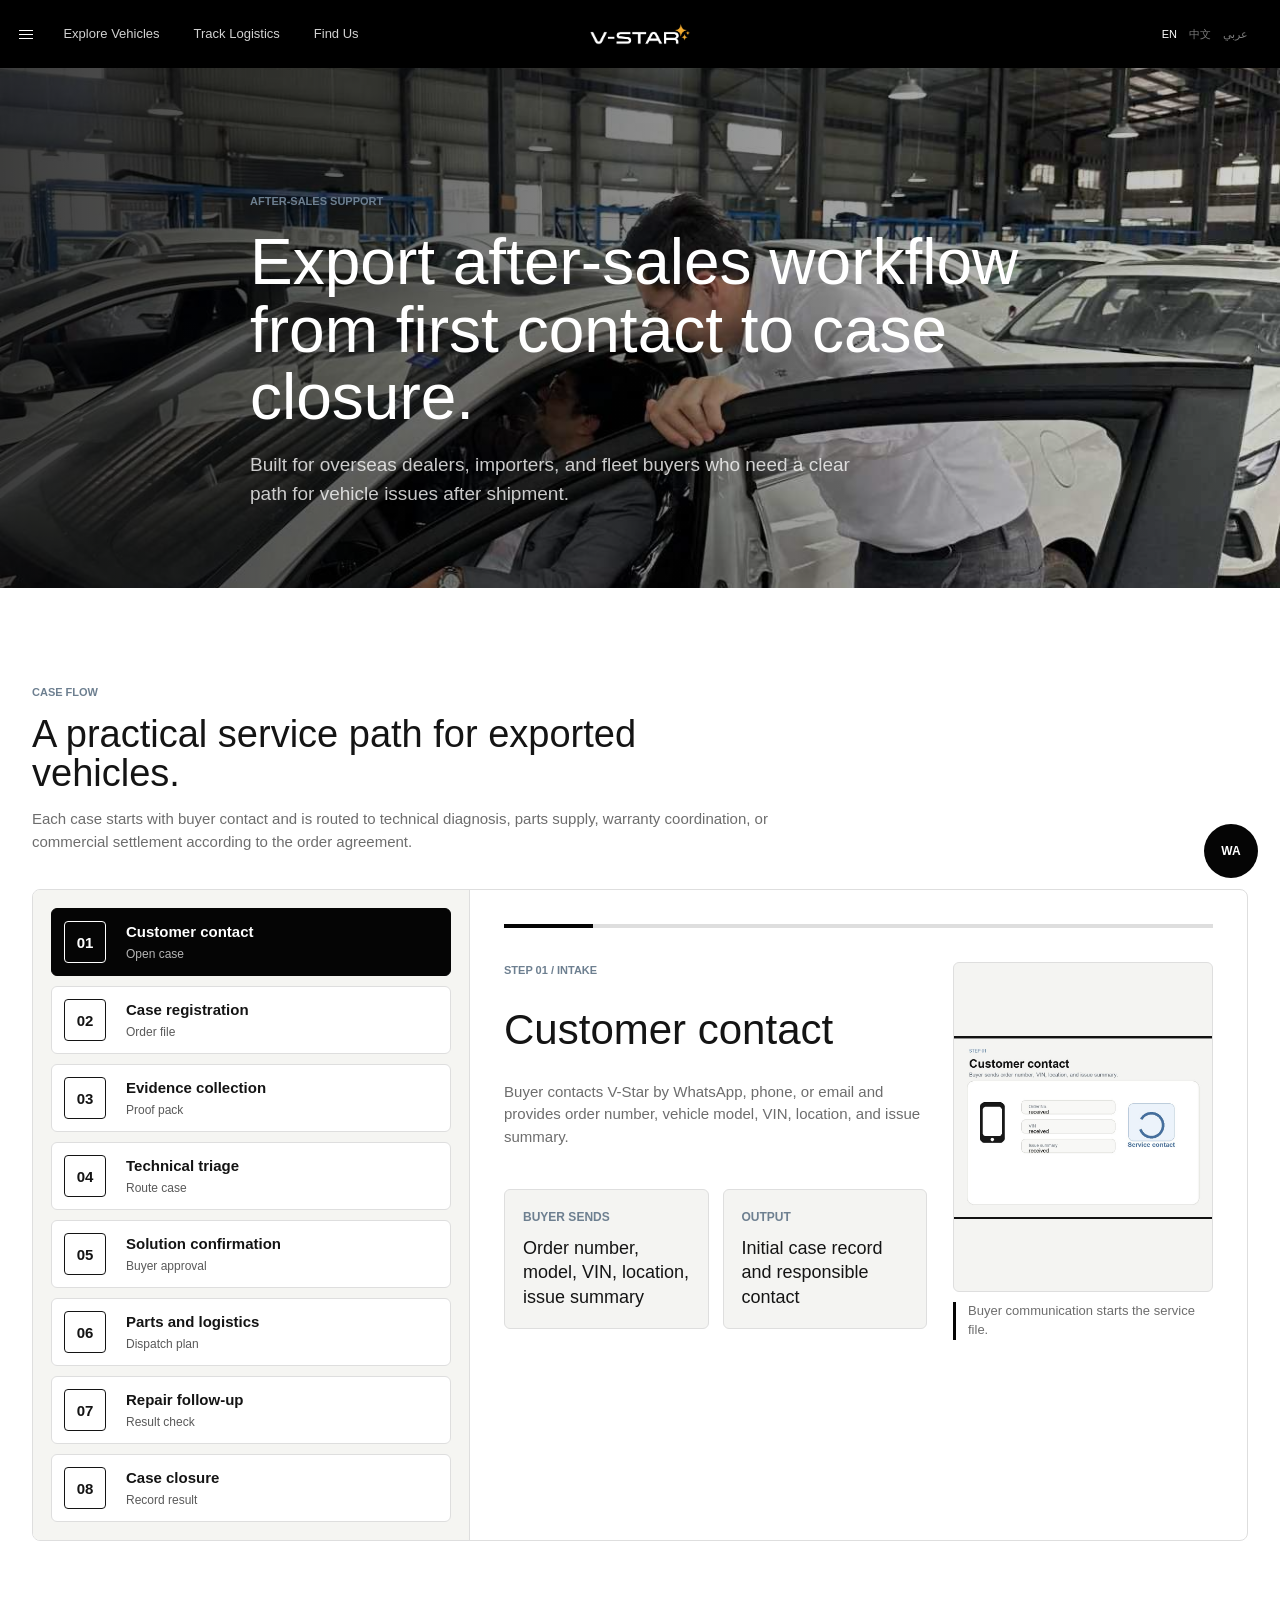
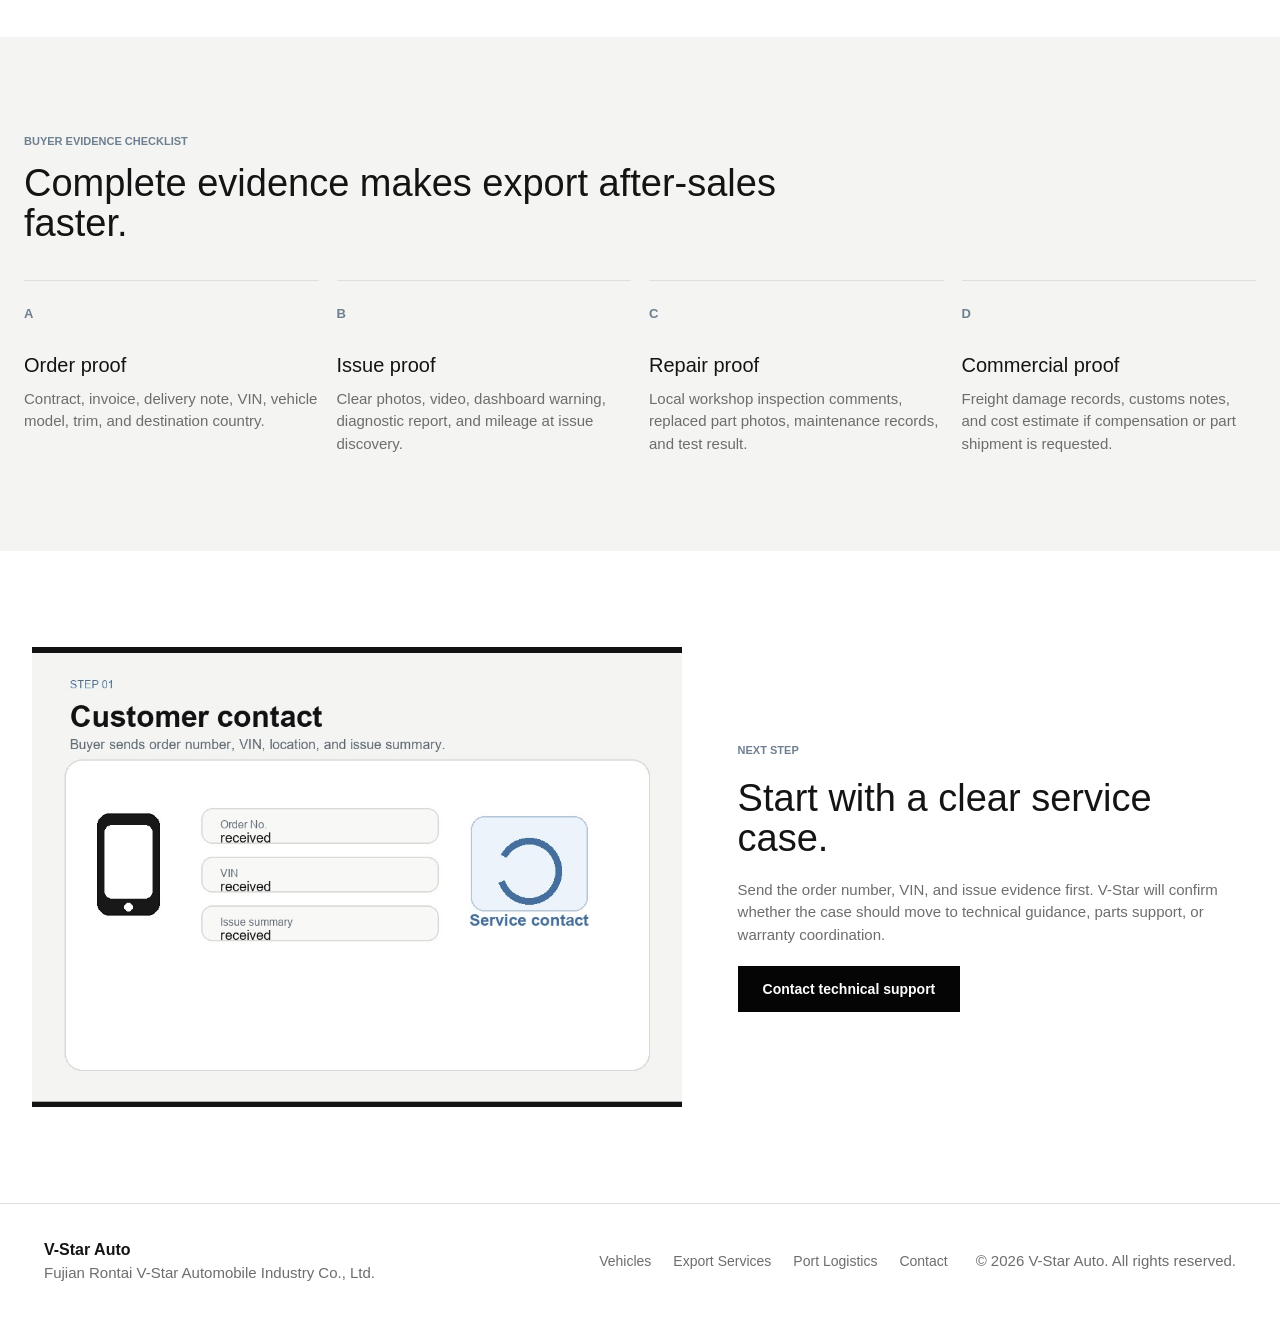
<file: after-sales.html>
<!DOCTYPE html>
<html lang="en">
  <head>
    <meta charset="UTF-8" />
    <meta name="viewport" content="width=device-width, initial-scale=1.0" />
    <title>After-sales Support | V-Star Auto</title>
    <meta name="description" content="V-Star Auto export after-sales workflow from customer contact to evidence review, solution approval, parts dispatch, and case closure." />
    <link rel="stylesheet" href="assets/css/styles.css?v=quark-mobile-cardgrid5-20260701" />
  </head>
  <body data-page="after-sales">
    <header class="site-header solid" data-header>
      <a class="brand" href="index.html" aria-label="V-Star Auto home"><span class="brand-mark" aria-hidden="true"></span><span class="brand-text">V-Star Auto</span></a>
      <button class="nav-toggle" type="button" aria-label="Open navigation" aria-expanded="false" data-nav-toggle><span></span><span></span><span></span></button>
      <nav class="site-nav" data-nav>
        <a href="index.html">Home</a><a href="vehicles.html">Vehicles</a><a href="services.html">Export Services</a><a href="contact.html">Contact</a>
      </nav>
    </header>

    <main class="page-main">
      <section class="page-hero">
        <img src="assets/img/inspection.jpg" alt="Vehicle inspection and after-sales case review" loading="eager" decoding="async" fetchpriority="high" />
        <div>
          <p class="eyebrow">After-sales support</p>
          <h1>Export after-sales workflow from first contact to case closure.</h1>
          <p>Built for overseas dealers, importers, and fleet buyers who need a clear path for vehicle issues after shipment.</p>
        </div>
      </section>

      <section class="section">
        <div class="section-heading">
          <p class="eyebrow">Case flow</p>
          <h2>A practical service path for exported vehicles.</h2>
          <p>Each case starts with buyer contact and is routed to technical diagnosis, parts supply, warranty coordination, or commercial settlement according to the order agreement.</p>
        </div>
        <div class="case-flow-board" data-case-flow>
          <div class="case-flow-steps" role="tablist" aria-label="After-sales case flow">
            <button class="case-flow-step is-active" type="button" role="tab" id="case-tab-01" aria-controls="case-panel-01" aria-selected="true" data-flow-step="case-panel-01"><span>01</span><strong>Customer contact</strong><small>Open case</small></button>
            <button class="case-flow-step" type="button" role="tab" id="case-tab-02" aria-controls="case-panel-02" aria-selected="false" data-flow-step="case-panel-02"><span>02</span><strong>Case registration</strong><small>Order file</small></button>
            <button class="case-flow-step" type="button" role="tab" id="case-tab-03" aria-controls="case-panel-03" aria-selected="false" data-flow-step="case-panel-03"><span>03</span><strong>Evidence collection</strong><small>Proof pack</small></button>
            <button class="case-flow-step" type="button" role="tab" id="case-tab-04" aria-controls="case-panel-04" aria-selected="false" data-flow-step="case-panel-04"><span>04</span><strong>Technical triage</strong><small>Route case</small></button>
            <button class="case-flow-step" type="button" role="tab" id="case-tab-05" aria-controls="case-panel-05" aria-selected="false" data-flow-step="case-panel-05"><span>05</span><strong>Solution confirmation</strong><small>Buyer approval</small></button>
            <button class="case-flow-step" type="button" role="tab" id="case-tab-06" aria-controls="case-panel-06" aria-selected="false" data-flow-step="case-panel-06"><span>06</span><strong>Parts and logistics</strong><small>Dispatch plan</small></button>
            <button class="case-flow-step" type="button" role="tab" id="case-tab-07" aria-controls="case-panel-07" aria-selected="false" data-flow-step="case-panel-07"><span>07</span><strong>Repair follow-up</strong><small>Result check</small></button>
            <button class="case-flow-step" type="button" role="tab" id="case-tab-08" aria-controls="case-panel-08" aria-selected="false" data-flow-step="case-panel-08"><span>08</span><strong>Case closure</strong><small>Record result</small></button>
          </div>
          <div class="case-flow-detail">
            <div class="case-flow-progress" aria-hidden="true"><span data-flow-progress></span></div>
            <article class="case-flow-panel is-active" id="case-panel-01" role="tabpanel" aria-labelledby="case-tab-01" data-flow-panel>
              <p class="eyebrow">Step 01 / Intake</p>
              <h3>Customer contact</h3>
              <p>Buyer contacts V-Star by WhatsApp, phone, or email and provides order number, vehicle model, VIN, location, and issue summary.</p>
              <div class="case-flow-output"><div><span>Buyer sends</span><strong>Order number, model, VIN, location, issue summary</strong></div><div><span>Output</span><strong>Initial case record and responsible contact</strong></div></div>
              <figure class="case-flow-visual">
                <img src="assets/img/after-sales/case-flow-01-contact.jpg" alt="Buyer communication and service contact" loading="lazy" decoding="async" />
                <figcaption>Buyer communication starts the service file.</figcaption>
              </figure>
            </article>
            <article class="case-flow-panel" id="case-panel-02" role="tabpanel" aria-labelledby="case-tab-02" data-flow-panel hidden>
              <p class="eyebrow">Step 02 / Registration</p>
              <h3>Case registration</h3>
              <p>V-Star records the case and checks order status, warranty notes, shipment terms, responsible contacts, and destination market details.</p>
              <div class="case-flow-output"><div><span>V-Star checks</span><strong>Contract file, invoice, shipment record, warranty note</strong></div><div><span>Output</span><strong>Case route and response priority</strong></div></div>
              <figure class="case-flow-visual">
                <img src="assets/img/after-sales/case-flow-02-registration.jpg" alt="Order and service record review" loading="lazy" decoding="async" />
                <figcaption>Order records are checked before routing.</figcaption>
              </figure>
            </article>
            <article class="case-flow-panel" id="case-panel-03" role="tabpanel" aria-labelledby="case-tab-03" data-flow-panel hidden>
              <p class="eyebrow">Step 03 / Evidence</p>
              <h3>Evidence collection</h3>
              <p>Buyer submits photos, videos, diagnostic codes, mileage, maintenance records, and workshop comments before disassembly when possible.</p>
              <div class="case-flow-output"><div><span>Required proof</span><strong>Photos, video, fault code, mileage, local workshop notes</strong></div><div><span>Output</span><strong>Complete evidence pack for supplier or warranty review</strong></div></div>
              <figure class="case-flow-visual">
                <img src="assets/img/after-sales/case-flow-03-evidence.jpg" alt="Vehicle inspection evidence collection" loading="lazy" decoding="async" />
                <figcaption>Photos and inspection notes support review.</figcaption>
              </figure>
            </article>
            <article class="case-flow-panel" id="case-panel-04" role="tabpanel" aria-labelledby="case-tab-04" data-flow-panel hidden>
              <p class="eyebrow">Step 04 / Diagnosis</p>
              <h3>Technical triage</h3>
              <p>The case is classified as operation guidance, consumable part replacement, shipping damage, warranty assessment, or non-warranty repair support.</p>
              <div class="case-flow-output"><div><span>Decision route</span><strong>Guidance, parts, warranty, supplier feedback, or local repair</strong></div><div><span>Output</span><strong>Recommended handling path</strong></div></div>
              <figure class="case-flow-visual">
                <img src="assets/img/after-sales/case-flow-04-triage.jpg" alt="Technical inspection and issue classification" loading="lazy" decoding="async" />
                <figcaption>Technical checks classify the support route.</figcaption>
              </figure>
            </article>
            <article class="case-flow-panel" id="case-panel-05" role="tabpanel" aria-labelledby="case-tab-05" data-flow-panel hidden>
              <p class="eyebrow">Step 05 / Approval</p>
              <h3>Solution confirmation</h3>
              <p>V-Star confirms the support route with the buyer before repair cost, replacement parts, or supplier feedback work continues.</p>
              <div class="case-flow-output"><div><span>Buyer confirms</span><strong>Preferred route, cost responsibility, timing, destination contact</strong></div><div><span>Output</span><strong>Approved service action</strong></div></div>
              <figure class="case-flow-visual">
                <img src="assets/img/after-sales/case-flow-05-approval.jpg" alt="Buyer service solution confirmation meeting" loading="lazy" decoding="async" />
                <figcaption>Confirmed actions keep cost and timing clear.</figcaption>
              </figure>
            </article>
            <article class="case-flow-panel" id="case-panel-06" role="tabpanel" aria-labelledby="case-tab-06" data-flow-panel hidden>
              <p class="eyebrow">Step 06 / Supply</p>
              <h3>Parts and logistics</h3>
              <p>For approved parts, V-Star checks inventory, price, package weight, freight option, export documents, and dispatch timing.</p>
              <div class="case-flow-output"><div><span>V-Star prepares</span><strong>Stock check, quotation, packing data, freight reference</strong></div><div><span>Output</span><strong>Parts dispatch plan and logistics update</strong></div></div>
              <figure class="case-flow-visual">
                <img src="assets/img/after-sales/case-flow-06-logistics.jpg" alt="Parts dispatch and port logistics route" loading="lazy" decoding="async" />
                <figcaption>Parts support is tied to freight and port updates.</figcaption>
              </figure>
            </article>
            <article class="case-flow-panel" id="case-panel-07" role="tabpanel" aria-labelledby="case-tab-07" data-flow-panel hidden>
              <p class="eyebrow">Step 07 / Follow-up</p>
              <h3>Repair follow-up</h3>
              <p>Buyer reports installation result, repair photos, test result, and any remaining symptoms so the case can be adjusted if needed.</p>
              <div class="case-flow-output"><div><span>Buyer returns</span><strong>Installation photos, test drive result, remaining symptoms</strong></div><div><span>Output</span><strong>Confirmed repair result or adjusted plan</strong></div></div>
              <figure class="case-flow-visual">
                <img src="assets/img/after-sales/case-flow-07-follow-up.jpg" alt="Vehicle repair result and follow-up check" loading="lazy" decoding="async" />
                <figcaption>Follow-up evidence confirms the repair result.</figcaption>
              </figure>
            </article>
            <article class="case-flow-panel" id="case-panel-08" role="tabpanel" aria-labelledby="case-tab-08" data-flow-panel hidden>
              <p class="eyebrow">Step 08 / Closure</p>
              <h3>Case closure</h3>
              <p>V-Star records the final result, keeps evidence for future claims, and updates product or supplier feedback when repeated issues appear.</p>
              <div class="case-flow-output"><div><span>Record kept</span><strong>Final cause, solution, evidence, supplier feedback</strong></div><div><span>Output</span><strong>Closed case archive and repeat-issue note</strong></div></div>
              <figure class="case-flow-visual">
                <img src="assets/img/after-sales/case-flow-08-closure.jpg" alt="Closed service case archive documents" loading="lazy" decoding="async" />
                <figcaption>Closed cases remain traceable for later review.</figcaption>
              </figure>
            </article>
          </div>
        </div>
      </section>

      <section class="section muted-band">
        <div class="section-heading">
          <p class="eyebrow">Buyer evidence checklist</p>
          <h2>Complete evidence makes export after-sales faster.</h2>
        </div>
        <div class="process-grid">
          <article><span>A</span><h3>Order proof</h3><p>Contract, invoice, delivery note, VIN, vehicle model, trim, and destination country.</p></article>
          <article><span>B</span><h3>Issue proof</h3><p>Clear photos, video, dashboard warning, diagnostic report, and mileage at issue discovery.</p></article>
          <article><span>C</span><h3>Repair proof</h3><p>Local workshop inspection comments, replaced part photos, maintenance records, and test result.</p></article>
          <article><span>D</span><h3>Commercial proof</h3><p>Freight damage records, customs notes, and cost estimate if compensation or part shipment is requested.</p></article>
        </div>
      </section>

      <section class="split-section">
        <div class="split-media"><img src="assets/img/after-sales/case-flow-01-contact.jpg" alt="After-sales service case contact reference" loading="lazy" decoding="async" /></div>
        <div class="split-copy">
          <p class="eyebrow">Next step</p>
          <h2>Start with a clear service case.</h2>
          <p>Send the order number, VIN, and issue evidence first. V-Star will confirm whether the case should move to technical guidance, parts support, or warranty coordination.</p>
          <div class="map-actions">
            <a class="button button-dark" href="technical-guidance.html">Contact technical support</a>
            <a class="button button-ghost" href="parts-support.html">Search parts stock</a>
          </div>
        </div>
      </section>
    </main>

    <footer class="site-footer"><div><strong>V-Star Auto</strong><p>Fujian Rontai V-Star Automobile Industry Co., Ltd.</p></div><div><a href="vehicles.html">Vehicles</a><a href="services.html">Export Services</a><a href="port-logistics.html">Port Logistics</a><a href="contact.html">Contact</a></div><p>&copy; 2026 V-Star Auto. All rights reserved.</p></footer>
    <a class="float-whatsapp" href="https://wa.me/8613852965434" aria-label="Contact V-Star Auto on WhatsApp">WA</a>
    <script src="assets/js/content-defaults.js?v=quark-mobile-cardgrid5-20260701"></script>
    <script src="assets/js/content-overrides.js?v=quark-mobile-cardgrid5-20260701"></script>
    <script src="assets/js/main.js?v=quark-mobile-cardgrid5-20260701"></script>
  </body>
</html>
</file>
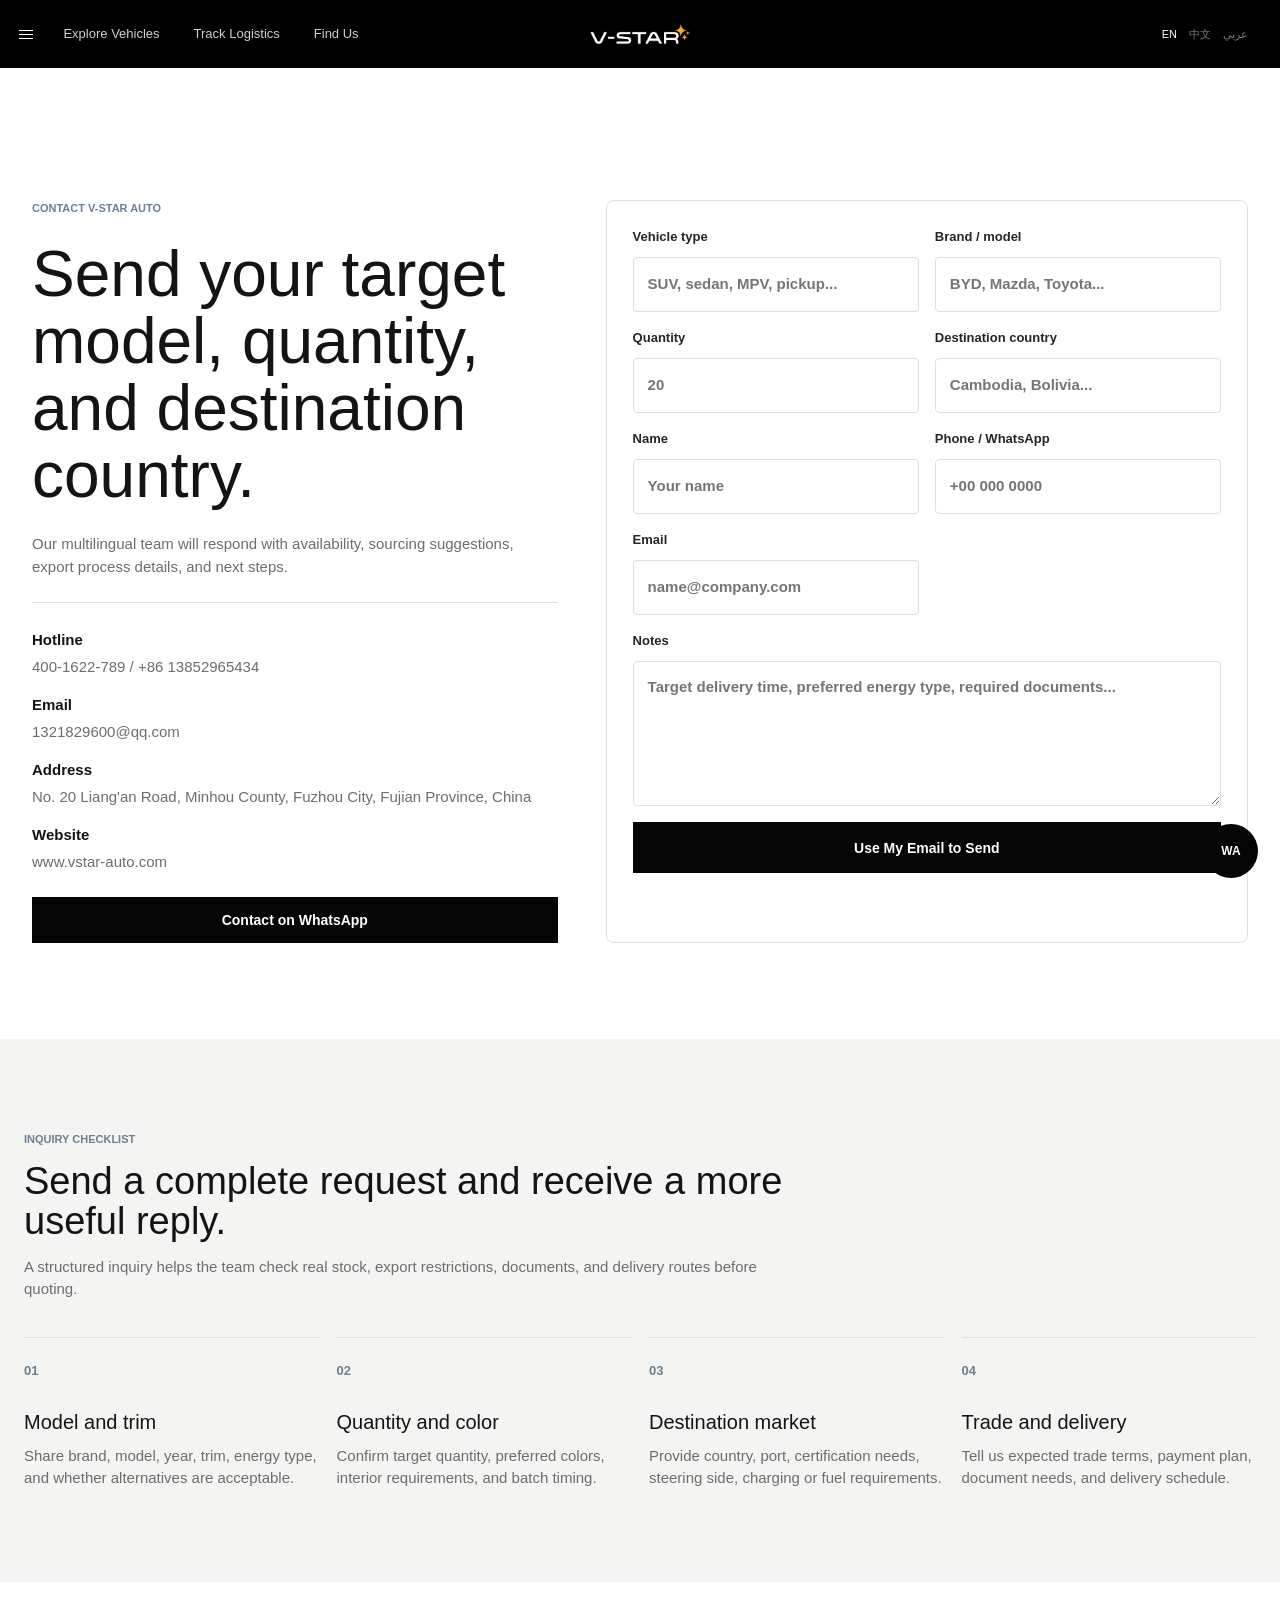
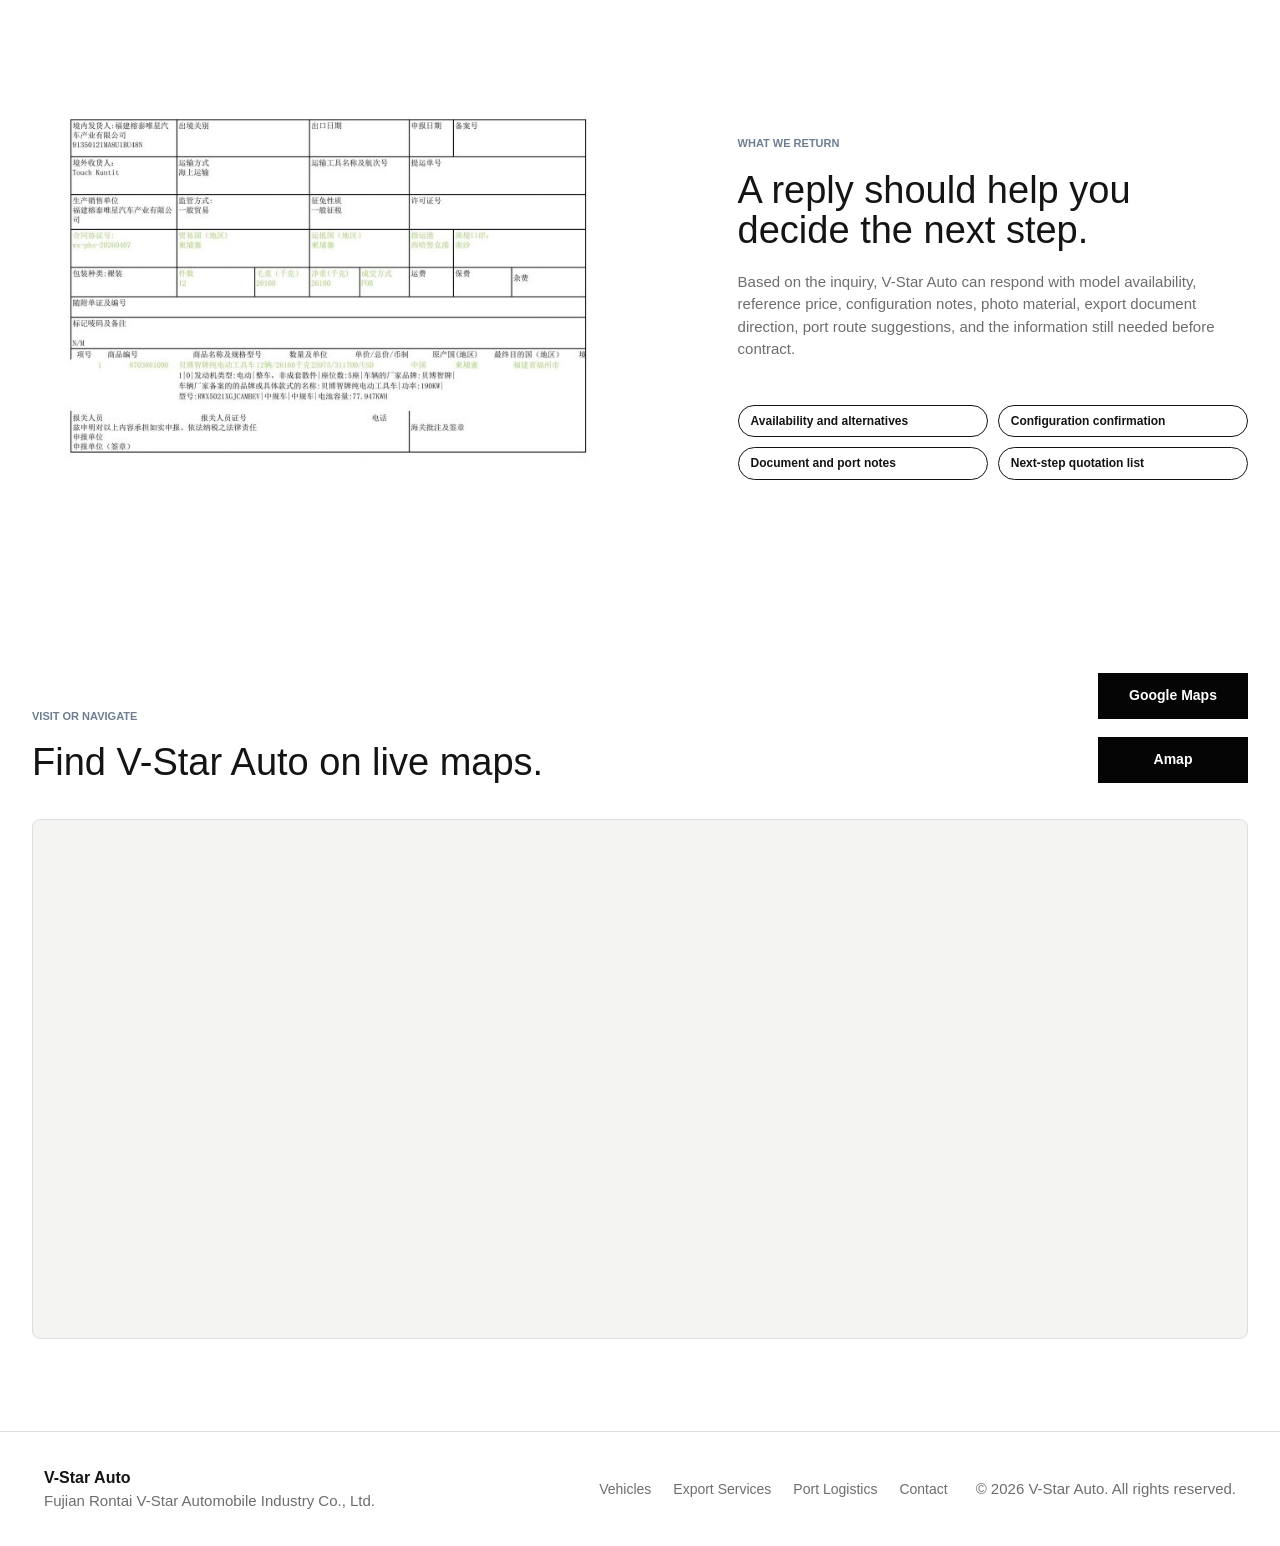
<file: contact.html>
<!DOCTYPE html>
<html lang="en">
  <head>
    <meta charset="UTF-8" />
    <meta name="viewport" content="width=device-width, initial-scale=1.0" />
    <title>Contact | V-Star Auto</title>
    <meta name="description" content="Send a structured vehicle export inquiry to V-Star Auto or contact the team by WhatsApp, email, or phone." />
    <link rel="stylesheet" href="assets/css/styles.css?v=quark-mobile-cardgrid5-20260701" />
  </head>
  <body data-page="contact">
    <header class="site-header solid" data-header>
      <a class="brand" href="index.html" aria-label="V-Star Auto home"><span class="brand-mark" aria-hidden="true"></span><span class="brand-text">V-Star Auto</span></a>
      <button class="nav-toggle" type="button" aria-label="Open navigation" aria-expanded="false" data-nav-toggle><span></span><span></span><span></span></button>
      <nav class="site-nav" data-nav>
        <a href="index.html">Home</a><a href="vehicles.html">Vehicles</a><a href="services.html">Export Services</a><a href="about.html">About</a><a href="news.html">News</a><a class="nav-cta" href="contact.html">Send Inquiry</a>
      </nav>
    </header>

    <main class="page-main">
      <section class="contact-layout">
        <div class="contact-copy">
          <p class="eyebrow">Contact V-Star Auto</p>
          <h1>Send your target model, quantity, and destination country.</h1>
          <p>Our multilingual team will respond with availability, sourcing suggestions, export process details, and next steps.</p>
          <div class="contact-list">
            <p><strong>Hotline</strong><span>400-1622-789 / +86 13852965434</span></p>
            <p><strong>Email</strong><span>1321829600@qq.com</span></p>
            <p><strong>Address</strong><span>No. 20 Liang'an Road, Minhou County, Fuzhou City, Fujian Province, China</span></p>
            <p><strong>Website</strong><span>www.vstar-auto.com</span></p>
          </div>
          <a class="button button-dark" href="https://wa.me/8613852965434">Contact on WhatsApp</a>
        </div>

        <form class="inquiry-form" data-inquiry-form>
          <label>Vehicle type <input name="vehicleType" required placeholder="SUV, sedan, MPV, pickup..." /></label>
          <label>Brand / model <input name="brandModel" required placeholder="BYD, Mazda, Toyota..." /></label>
          <label>Quantity <input name="quantity" required type="number" min="1" placeholder="20" /></label>
          <label>Destination country <input name="destination" required placeholder="Cambodia, Bolivia..." /></label>
          <label>Name <input name="name" required placeholder="Your name" /></label>
          <label>Phone / WhatsApp <input name="phone" required placeholder="+00 000 0000" /></label>
          <label>Email <input name="email" required type="email" placeholder="name@company.com" /></label>
          <label class="full">Notes <textarea name="notes" rows="5" placeholder="Target delivery time, preferred energy type, required documents..."></textarea></label>
          <button class="button button-dark full" type="submit">Use My Email to Send</button>
          <p class="form-message" data-form-message role="status"></p>          <div class="email-send-panel full" data-email-send-panel hidden>
            <p><strong>Send from your own mailbox</strong><span>The email content is ready. Choose your mailbox, sign in if needed, then send it from your account.</span></p>
            <div class="email-send-actions">
              <a class="button button-dark" href="#" data-email-default>Default email</a>
              <a class="button button-outline" href="#" target="_blank" rel="noopener" data-email-gmail>Gmail</a>
              <a class="button button-outline" href="#" target="_blank" rel="noopener" data-email-outlook>Outlook</a>
            </div>
          </div>
        </form>
      </section>

      <section class="section section-tight muted-band">
        <div class="section-heading">
          <p class="eyebrow">Inquiry checklist</p>
          <h2>Send a complete request and receive a more useful reply.</h2>
          <p>A structured inquiry helps the team check real stock, export restrictions, documents, and delivery routes before quoting.</p>
        </div>
        <div class="process-grid">
          <article><span>01</span><h3>Model and trim</h3><p>Share brand, model, year, trim, energy type, and whether alternatives are acceptable.</p></article>
          <article><span>02</span><h3>Quantity and color</h3><p>Confirm target quantity, preferred colors, interior requirements, and batch timing.</p></article>
          <article><span>03</span><h3>Destination market</h3><p>Provide country, port, certification needs, steering side, charging or fuel requirements.</p></article>
          <article><span>04</span><h3>Trade and delivery</h3><p>Tell us expected trade terms, payment plan, document needs, and delivery schedule.</p></article>
        </div>
      </section>

      <section class="split-section">
        <div class="split-media"><img src="assets/img/customs-doc.jpg" alt="Vehicle export documents and inquiry preparation" loading="lazy" decoding="async" /></div>
        <div class="split-copy">
          <p class="eyebrow">What we return</p>
          <h2>A reply should help you decide the next step.</h2>
          <p>Based on the inquiry, V-Star Auto can respond with model availability, reference price, configuration notes, photo material, export document direction, port route suggestions, and the information still needed before contract.</p>
          <div class="compact-checks">
            <span>Availability and alternatives</span>
            <span>Configuration confirmation</span>
            <span>Document and port notes</span>
            <span>Next-step quotation list</span>
          </div>
        </div>
      </section>

      <section class="section section-tight location-panel">
        <div class="section-heading spread">
          <div>
            <p class="eyebrow">Visit or navigate</p>
            <h2>Find V-Star Auto on live maps.</h2>
          </div>
          <div class="map-actions map-actions-dark">
            <a class="button button-dark" href="https://www.google.com/maps/search/?api=1&query=%E7%A6%8F%E5%BB%BA%E7%9C%81%E7%A6%8F%E5%B7%9E%E5%B8%82%E9%97%BD%E4%BE%AF%E5%8E%BF%E5%B0%9A%E5%B9%B2%E9%95%87%E8%89%AF%E5%AE%89%E8%B7%AF20%E5%8F%B7" target="_blank" rel="noopener">Google Maps</a>
            <a class="button button-dark" href="https://uri.amap.com/search?keyword=%E7%A6%8F%E5%BB%BA%E7%9C%81%E7%A6%8F%E5%B7%9E%E5%B8%82%E9%97%BD%E4%BE%AF%E5%8E%BF%E5%B0%9A%E5%B9%B2%E9%95%87%E8%89%AF%E5%AE%89%E8%B7%AF20%E5%8F%B7&city=%E7%A6%8F%E5%B7%9E&src=vstar-auto&callnative=0" target="_blank" rel="noopener">Amap</a>
          </div>
        </div>
        <div class="map-embed map-embed-large">
          <iframe
            title="V-Star Auto address on Google Maps"
            src="https://www.google.com/maps?q=%E7%A6%8F%E5%BB%BA%E7%9C%81%E7%A6%8F%E5%B7%9E%E5%B8%82%E9%97%BD%E4%BE%AF%E5%8E%BF%E5%B0%9A%E5%B9%B2%E9%95%87%E8%89%AF%E5%AE%89%E8%B7%AF20%E5%8F%B7&z=17&output=embed"
            loading="lazy"
            referrerpolicy="no-referrer-when-downgrade"
          ></iframe>
        </div>
      </section>
    </main>

    <footer class="site-footer"><div><strong>V-Star Auto</strong><p>Fujian Rontai V-Star Automobile Industry Co., Ltd.</p></div><div><a href="vehicles.html">Vehicles</a><a href="services.html">Export Services</a><a href="port-logistics.html">Port Logistics</a><a href="contact.html">Contact</a></div><p>&copy; 2026 V-Star Auto. All rights reserved.</p></footer>
    <a class="float-whatsapp" href="https://wa.me/8613852965434" aria-label="Contact V-Star Auto on WhatsApp">WA</a>
    <script src="assets/js/content-defaults.js?v=quark-mobile-cardgrid5-20260701"></script>
    <script src="assets/js/content-overrides.js?v=quark-mobile-cardgrid5-20260701"></script>
    <script src="assets/js/main.js?v=quark-mobile-cardgrid5-20260701"></script>
  </body>
</html>
</file>
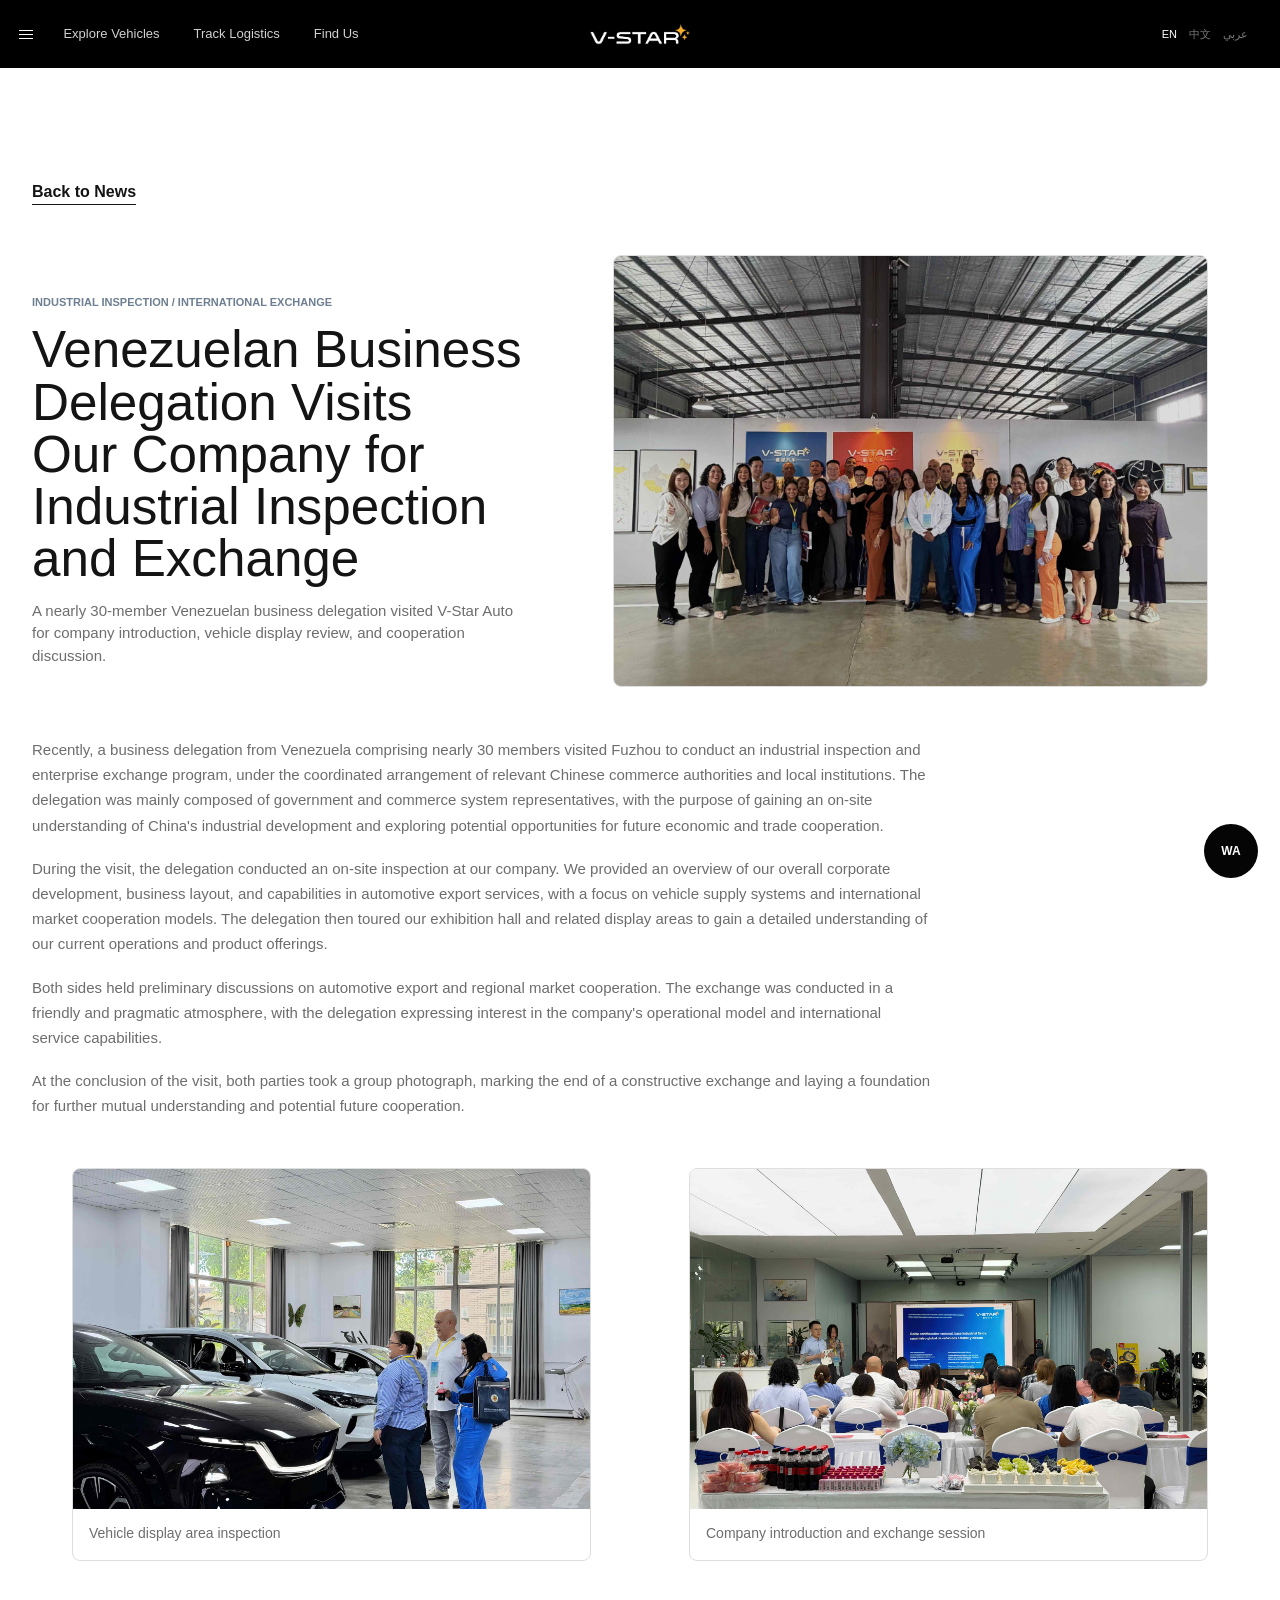
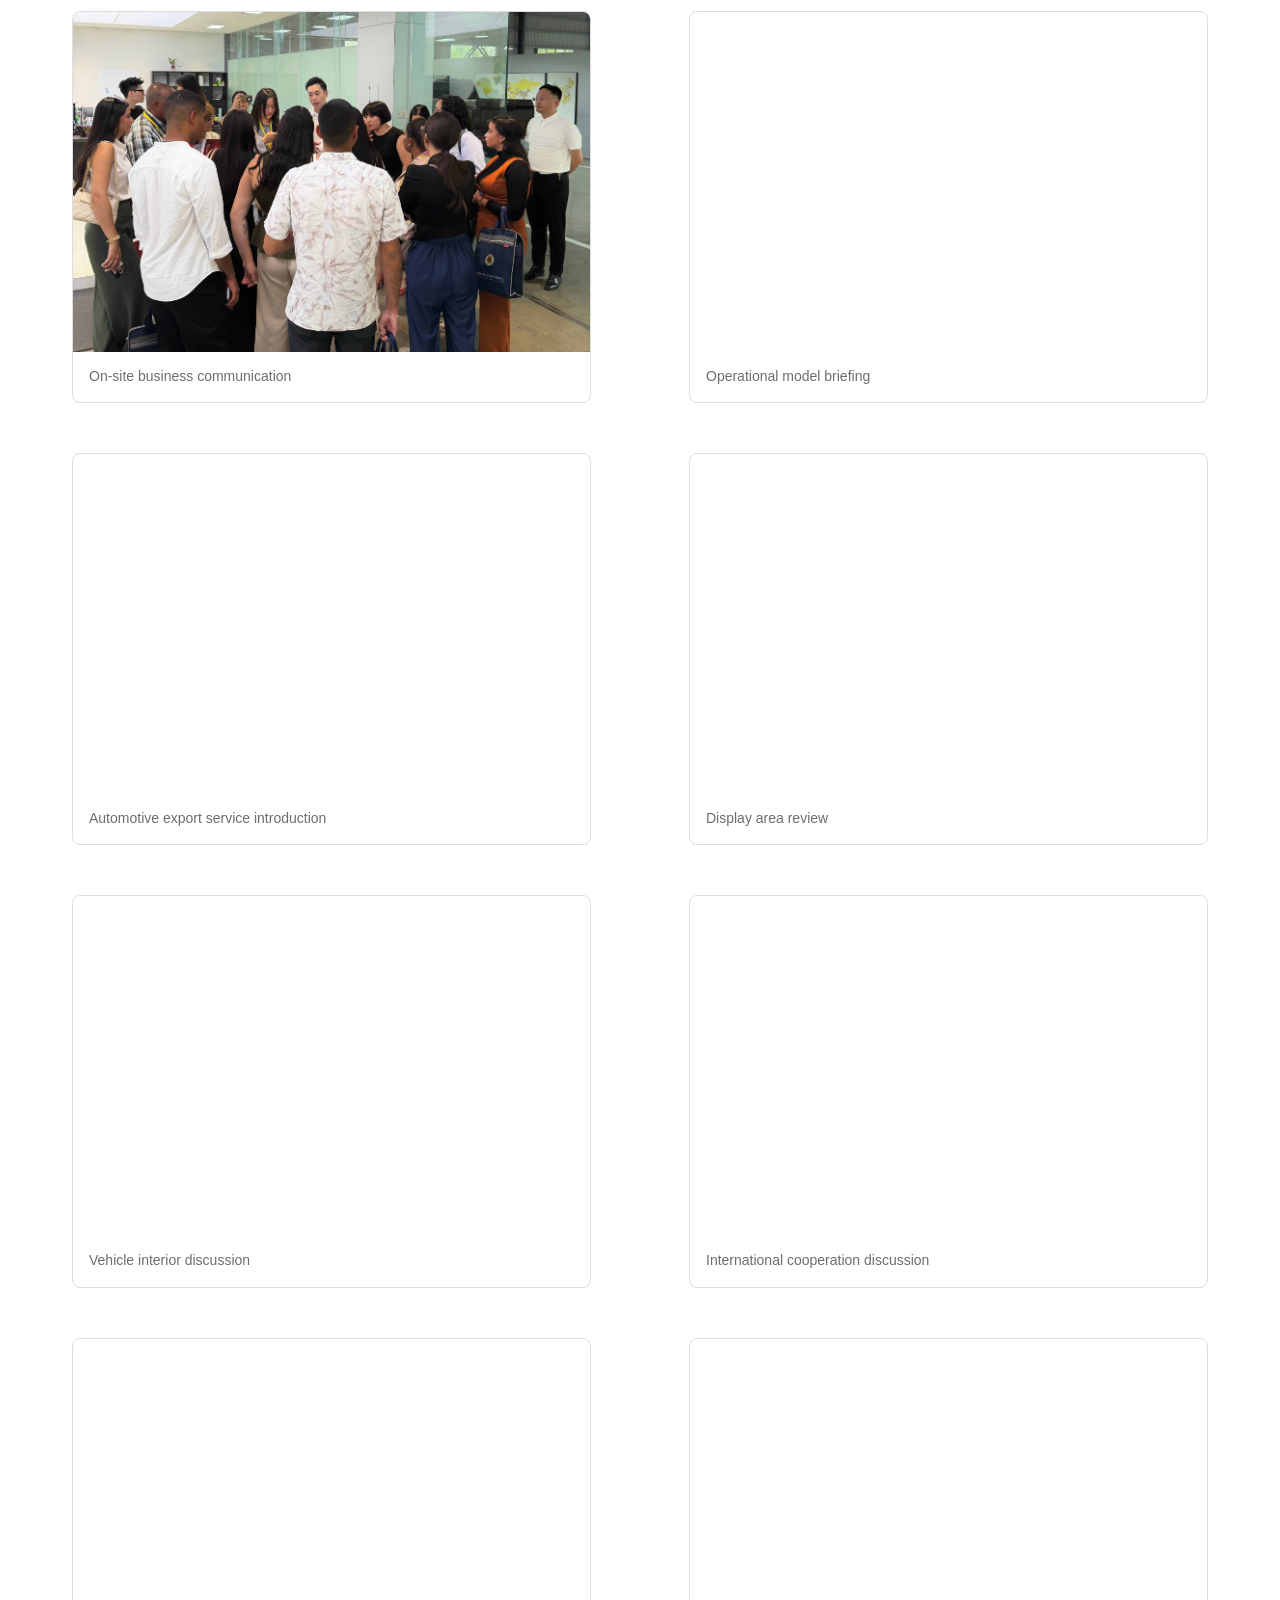
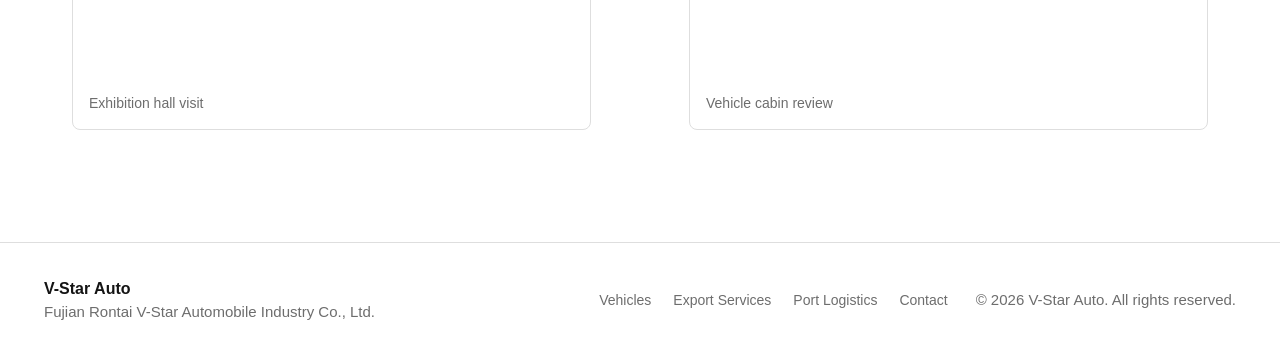
<file: news-venezuelan-business-delegation.html>
<!DOCTYPE html>
<html lang="en">
  <head>
    <meta charset="UTF-8" />
    <meta name="viewport" content="width=device-width, initial-scale=1.0" />
    <title>Venezuelan Business Delegation Visits V-Star Auto | V-Star Auto</title>
    <meta name="description" content="A Venezuelan business delegation visited V-Star Auto for industrial inspection, vehicle display review, and cooperation exchange." />
    <link rel="stylesheet" href="assets/css/styles.css?v=quark-mobile-cardgrid5-20260701" />
  </head>
  <body data-page="news-detail">
    <header class="site-header solid" data-header>
      <a class="brand" href="index.html" aria-label="V-Star Auto home"><span class="brand-mark" aria-hidden="true"></span><span class="brand-text">V-Star Auto</span></a>
      <button class="nav-toggle" type="button" aria-label="Open navigation" aria-expanded="false" data-nav-toggle><span></span><span></span><span></span></button>
      <nav class="site-nav" data-nav>
        <a href="index.html">Home</a><a href="vehicles.html">Vehicles</a><a href="services.html">Export Services</a><a href="about.html">About</a><a href="news.html">News</a><a class="nav-cta" href="contact.html">Send Inquiry</a>
      </nav>
    </header>

    <main class="page-main news-detail-main">
      <section class="section news-feature-detail" id="venezuelan-business-delegation">
        <a class="text-link news-back-link" href="news.html">Back to News</a>
        <div class="news-feature-layout">
          <div class="section-heading">
            <p class="eyebrow" data-news-feature-eyebrow>Industrial inspection / International exchange</p>
            <h1 data-news-feature-title>Venezuelan Business Delegation Visits Our Company for Industrial Inspection and Exchange</h1>
            <p data-news-feature-intro>A nearly 30-member Venezuelan business delegation visited V-Star Auto for company introduction, vehicle display review, and cooperation discussion.</p>
          </div>
          <figure class="news-feature-cover">
            <img data-news-feature-cover src="assets/img/news/venezuelan-delegation/cover.jpg" alt="Venezuelan business delegation group photo at V-Star Auto" loading="eager" decoding="async" fetchpriority="high" />
          </figure>
        </div>
        <div class="news-feature-body" data-news-feature-body>
          <p>Recently, a business delegation from Venezuela comprising nearly 30 members visited Fuzhou to conduct an industrial inspection and enterprise exchange program, under the coordinated arrangement of relevant Chinese commerce authorities and local institutions. The delegation was mainly composed of government and commerce system representatives, with the purpose of gaining an on-site understanding of China's industrial development and exploring potential opportunities for future economic and trade cooperation.</p>
          <p>During the visit, the delegation conducted an on-site inspection at our company. We provided an overview of our overall corporate development, business layout, and capabilities in automotive export services, with a focus on vehicle supply systems and international market cooperation models. The delegation then toured our exhibition hall and related display areas to gain a detailed understanding of our current operations and product offerings.</p>
          <p>Both sides held preliminary discussions on automotive export and regional market cooperation. The exchange was conducted in a friendly and pragmatic atmosphere, with the delegation expressing interest in the company's operational model and international service capabilities.</p>
          <p>At the conclusion of the visit, both parties took a group photograph, marking the end of a constructive exchange and laying a foundation for further mutual understanding and potential future cooperation.</p>
        </div>
        <div class="news-feature-gallery" data-news-feature-gallery>
          <figure><img src="assets/img/news/venezuelan-delegation/inspection-01.jpg" alt="Venezuelan delegation inspecting vehicles at V-Star Auto" loading="lazy" decoding="async" /><figcaption>Vehicle display area inspection</figcaption></figure>
          <figure><img src="assets/img/news/venezuelan-delegation/inspection-02.jpg" alt="V-Star Auto presenting company information to the Venezuelan delegation" loading="lazy" decoding="async" /><figcaption>Company introduction and exchange session</figcaption></figure>
          <figure><img src="assets/img/news/venezuelan-delegation/inspection-03.jpg" alt="Venezuelan delegation discussing automotive export cooperation with V-Star Auto" loading="lazy" decoding="async" /><figcaption>On-site business communication</figcaption></figure>
          <figure><img src="assets/img/news/venezuelan-delegation/inspection-04.jpg" alt="V-Star Auto team introducing business operations to the delegation" loading="lazy" decoding="async" /><figcaption>Operational model briefing</figcaption></figure>
          <figure><img src="assets/img/news/venezuelan-delegation/inspection-05.jpg" alt="Venezuelan delegation listening to V-Star Auto service introduction" loading="lazy" decoding="async" /><figcaption>Automotive export service introduction</figcaption></figure>
          <figure><img src="assets/img/news/venezuelan-delegation/inspection-06.jpg" alt="Delegation members reviewing vehicle customization and display materials" loading="lazy" decoding="async" /><figcaption>Display area review</figcaption></figure>
          <figure><img src="assets/img/news/venezuelan-delegation/inspection-07.jpg" alt="Vehicle interior discussion during the Venezuelan delegation visit" loading="lazy" decoding="async" /><figcaption>Vehicle interior discussion</figcaption></figure>
          <figure><img src="assets/img/news/venezuelan-delegation/inspection-08.jpg" alt="V-Star Auto presentation during Venezuelan business delegation visit" loading="lazy" decoding="async" /><figcaption>International cooperation discussion</figcaption></figure>
          <figure><img src="assets/img/news/venezuelan-delegation/inspection-09.jpg" alt="Delegation inspecting vehicle display hall at V-Star Auto" loading="lazy" decoding="async" /><figcaption>Exhibition hall visit</figcaption></figure>
          <figure><img src="assets/img/news/venezuelan-delegation/inspection-10.jpg" alt="Delegation member reviewing vehicle cabin during the company visit" loading="lazy" decoding="async" /><figcaption>Vehicle cabin review</figcaption></figure>
        </div>
      </section>
    </main>

    <footer class="site-footer"><div><strong>V-Star Auto</strong><p>Fujian Rontai V-Star Automobile Industry Co., Ltd.</p></div><div><a href="vehicles.html">Vehicles</a><a href="services.html">Export Services</a><a href="port-logistics.html">Port Logistics</a><a href="contact.html">Contact</a></div><p>&copy; 2026 V-Star Auto. All rights reserved.</p></footer>
    <a class="float-whatsapp" href="https://wa.me/8613852965434" aria-label="Contact V-Star Auto on WhatsApp">WA</a>
    <script src="assets/js/content-defaults.js?v=quark-mobile-cardgrid5-20260701"></script>
    <script src="assets/js/content-overrides.js?v=quark-mobile-cardgrid5-20260701"></script>
    <script src="assets/js/main.js?v=quark-mobile-cardgrid5-20260701"></script>
  </body>
</html>
</file>
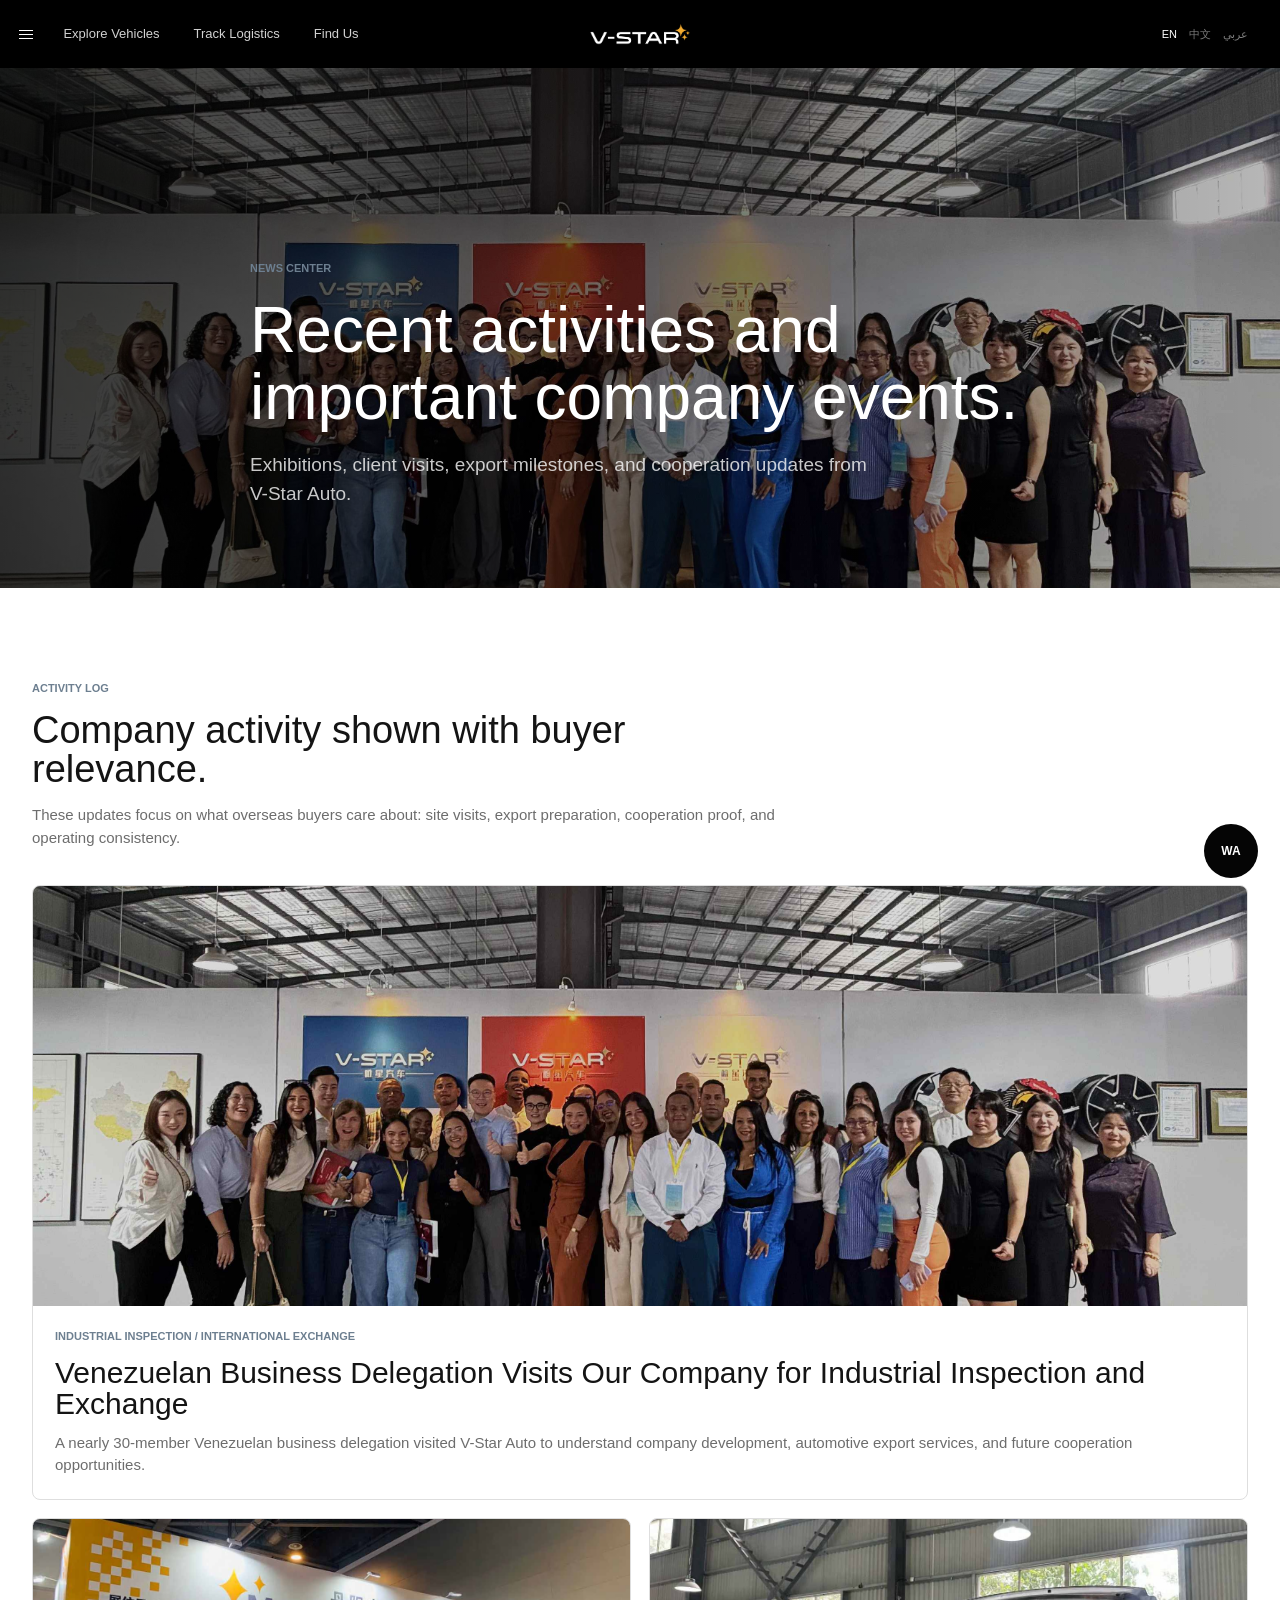
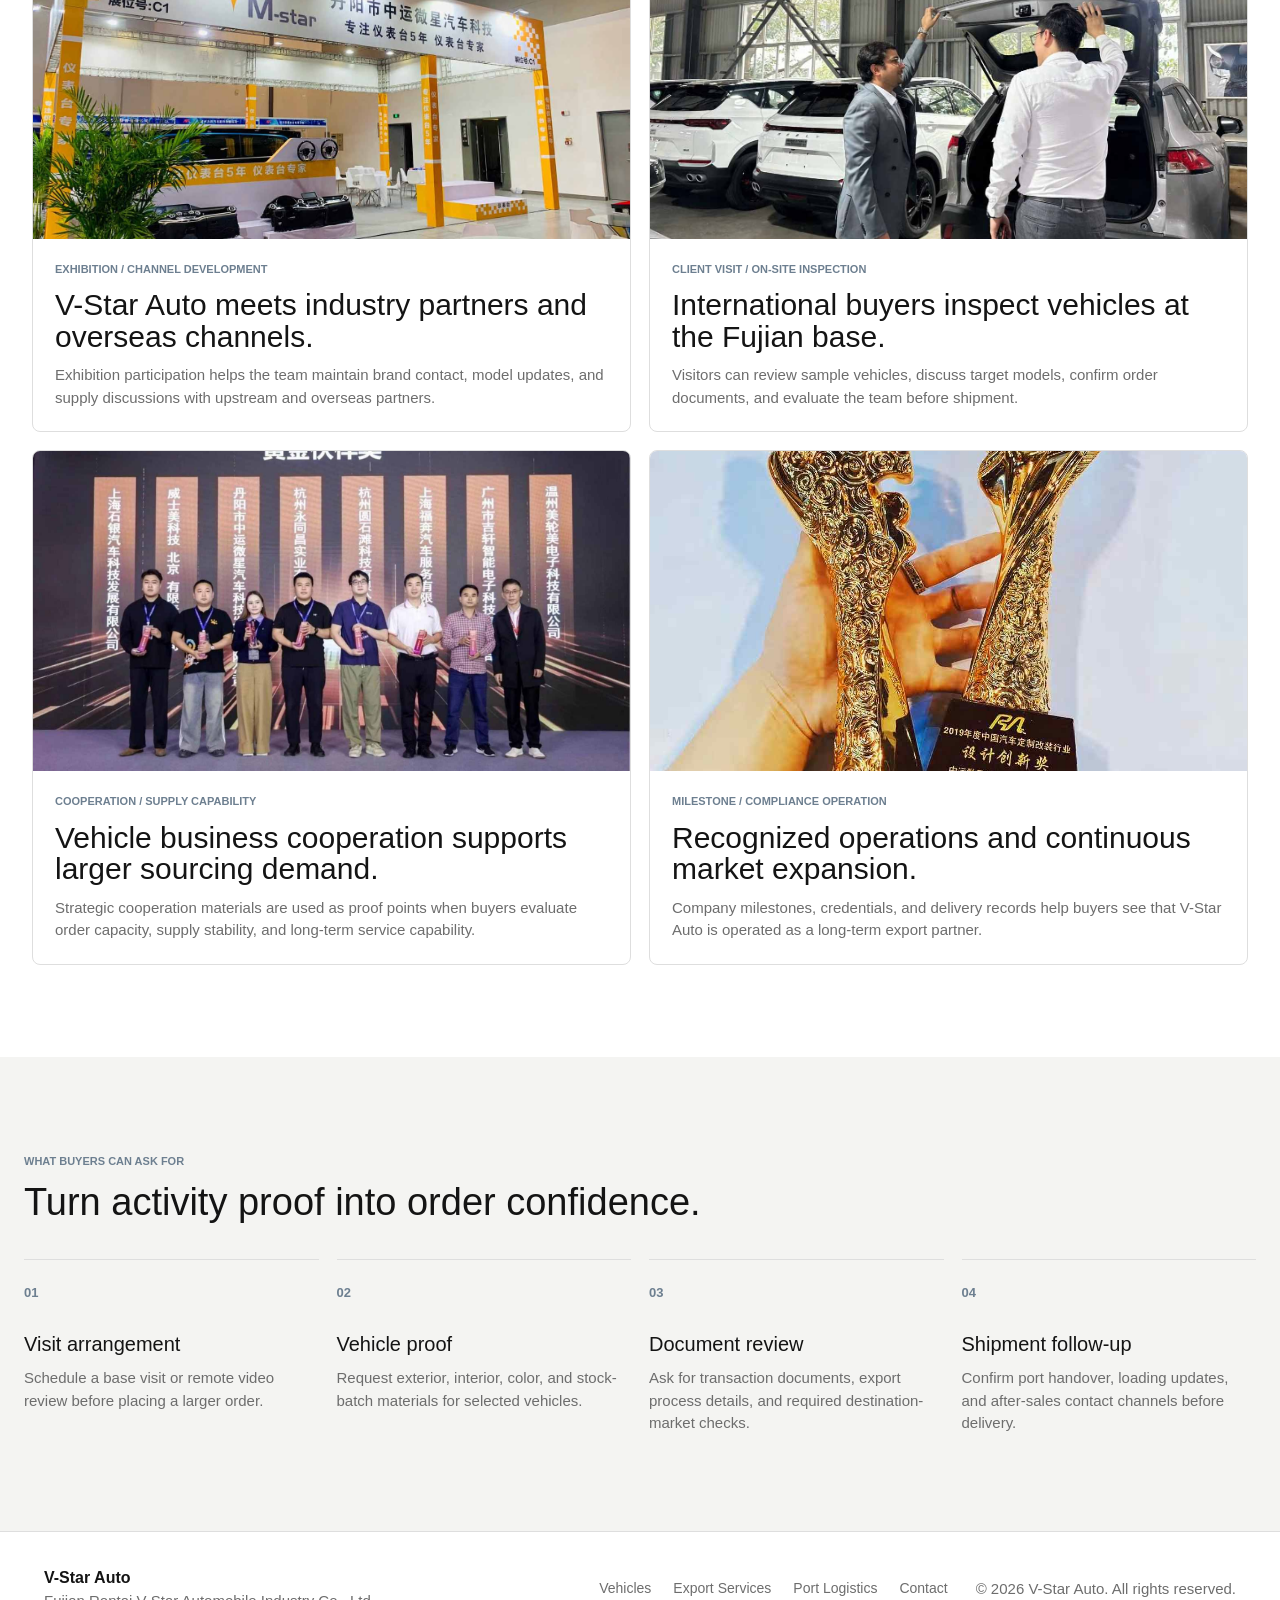
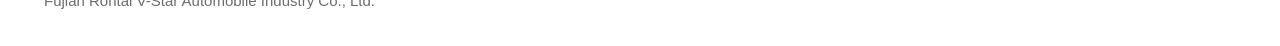
<file: news.html>
<!DOCTYPE html>
<html lang="en">
  <head>
    <meta charset="UTF-8" />
    <meta name="viewport" content="width=device-width, initial-scale=1.0" />
    <title>News | V-Star Auto</title>
    <meta name="description" content="Recent V-Star Auto activities, exhibitions, client visits, export milestones, and cooperation news." />
    <link rel="stylesheet" href="assets/css/styles.css?v=quark-mobile-cardgrid5-20260701" />
  </head>
  <body data-page="news">
    <header class="site-header solid" data-header>
      <a class="brand" href="index.html" aria-label="V-Star Auto home"><span class="brand-mark" aria-hidden="true"></span><span class="brand-text">V-Star Auto</span></a>
      <button class="nav-toggle" type="button" aria-label="Open navigation" aria-expanded="false" data-nav-toggle><span></span><span></span><span></span></button>
      <nav class="site-nav" data-nav>
        <a href="index.html">Home</a><a href="vehicles.html">Vehicles</a><a href="services.html">Export Services</a><a href="about.html">About</a><a href="news.html">News</a><a class="nav-cta" href="contact.html">Send Inquiry</a>
      </nav>
    </header>

    <main class="page-main">
      <section class="page-hero">
        <img src="assets/img/news/venezuelan-delegation/cover.jpg" alt="Venezuelan business delegation group photo at V-Star Auto" loading="eager" decoding="async" fetchpriority="high" />
        <div>
          <p class="eyebrow">News center</p>
          <h1>Recent activities and important company events.</h1>
          <p>Exhibitions, client visits, export milestones, and cooperation updates from V-Star Auto.</p>
        </div>
      </section>

      <section class="section section-tight">
        <div class="section-heading">
          <p class="eyebrow">Activity log</p>
          <h2>Company activity shown with buyer relevance.</h2>
          <p>These updates focus on what overseas buyers care about: site visits, export preparation, cooperation proof, and operating consistency.</p>
        </div>
        <div class="article-grid">
          <article class="article-card article-card-featured">
            <a href="news-venezuelan-business-delegation.html">
              <img src="assets/img/news/venezuelan-delegation/cover.jpg" alt="Venezuelan business delegation group photo at V-Star Auto" loading="lazy" decoding="async" />
              <div><p class="eyebrow">Industrial inspection / International exchange</p><h2>Venezuelan Business Delegation Visits Our Company for Industrial Inspection and Exchange</h2><p>A nearly 30-member Venezuelan business delegation visited V-Star Auto to understand company development, automotive export services, and future cooperation opportunities.</p></div>
            </a>
          </article>
          <article class="article-card">
            <img src="assets/img/expo-booth.jpg" alt="V-Star Auto at a domestic automotive exhibition" loading="lazy" decoding="async" />
            <div><p class="eyebrow">Exhibition / Channel development</p><h2>V-Star Auto meets industry partners and overseas channels.</h2><p>Exhibition participation helps the team maintain brand contact, model updates, and supply discussions with upstream and overseas partners.</p></div>
          </article>
          <article class="article-card">
            <img src="assets/img/client-visit.jpg" alt="International clients visiting V-Star Auto factory" loading="lazy" decoding="async" />
            <div><p class="eyebrow">Client visit / On-site inspection</p><h2>International buyers inspect vehicles at the Fujian base.</h2><p>Visitors can review sample vehicles, discuss target models, confirm order documents, and evaluate the team before shipment.</p></div>
          </article>
          <article class="article-card">
            <img src="assets/img/press-event.jpg" alt="Strategic cooperation event" loading="lazy" decoding="async" />
            <div><p class="eyebrow">Cooperation / Supply capability</p><h2>Vehicle business cooperation supports larger sourcing demand.</h2><p>Strategic cooperation materials are used as proof points when buyers evaluate order capacity, supply stability, and long-term service capability.</p></div>
          </article>
          <article class="article-card">
            <img src="assets/img/event-award.jpg" alt="V-Star Auto award and recognition" loading="lazy" decoding="async" />
            <div><p class="eyebrow">Milestone / Compliance operation</p><h2>Recognized operations and continuous market expansion.</h2><p>Company milestones, credentials, and delivery records help buyers see that V-Star Auto is operated as a long-term export partner.</p></div>
          </article>
        </div>
      </section>

      <section class="section muted-band">
        <div class="section-heading">
          <p class="eyebrow">What buyers can ask for</p>
          <h2>Turn activity proof into order confidence.</h2>
        </div>
        <div class="process-grid">
          <article><span>01</span><h3>Visit arrangement</h3><p>Schedule a base visit or remote video review before placing a larger order.</p></article>
          <article><span>02</span><h3>Vehicle proof</h3><p>Request exterior, interior, color, and stock-batch materials for selected vehicles.</p></article>
          <article><span>03</span><h3>Document review</h3><p>Ask for transaction documents, export process details, and required destination-market checks.</p></article>
          <article><span>04</span><h3>Shipment follow-up</h3><p>Confirm port handover, loading updates, and after-sales contact channels before delivery.</p></article>
        </div>
      </section>
    </main>

    <footer class="site-footer"><div><strong>V-Star Auto</strong><p>Fujian Rontai V-Star Automobile Industry Co., Ltd.</p></div><div><a href="vehicles.html">Vehicles</a><a href="services.html">Export Services</a><a href="port-logistics.html">Port Logistics</a><a href="contact.html">Contact</a></div><p>&copy; 2026 V-Star Auto. All rights reserved.</p></footer>
    <a class="float-whatsapp" href="https://wa.me/8613852965434" aria-label="Contact V-Star Auto on WhatsApp">WA</a>
    <script src="assets/js/content-defaults.js?v=quark-mobile-cardgrid5-20260701"></script>
    <script src="assets/js/content-overrides.js?v=quark-mobile-cardgrid5-20260701"></script>
    <script src="assets/js/main.js?v=quark-mobile-cardgrid5-20260701"></script>
  </body>
</html>
</file>
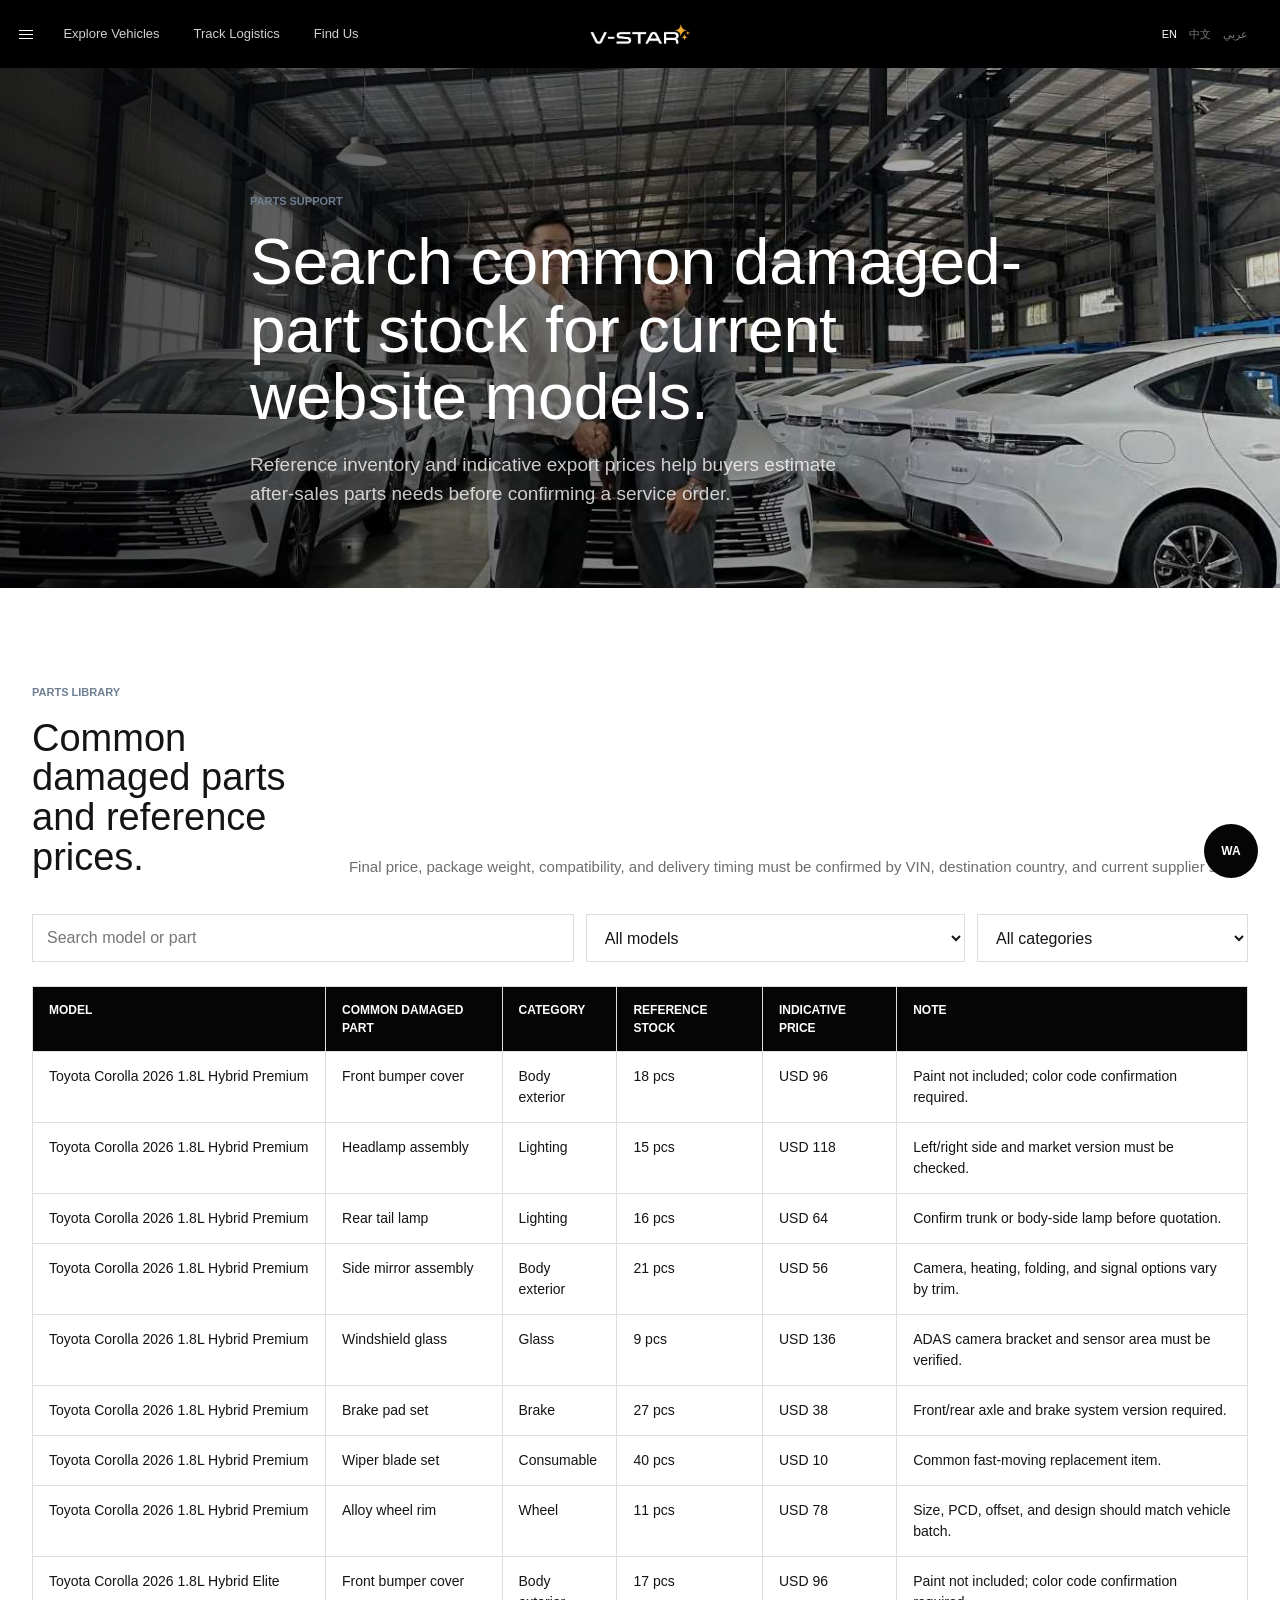
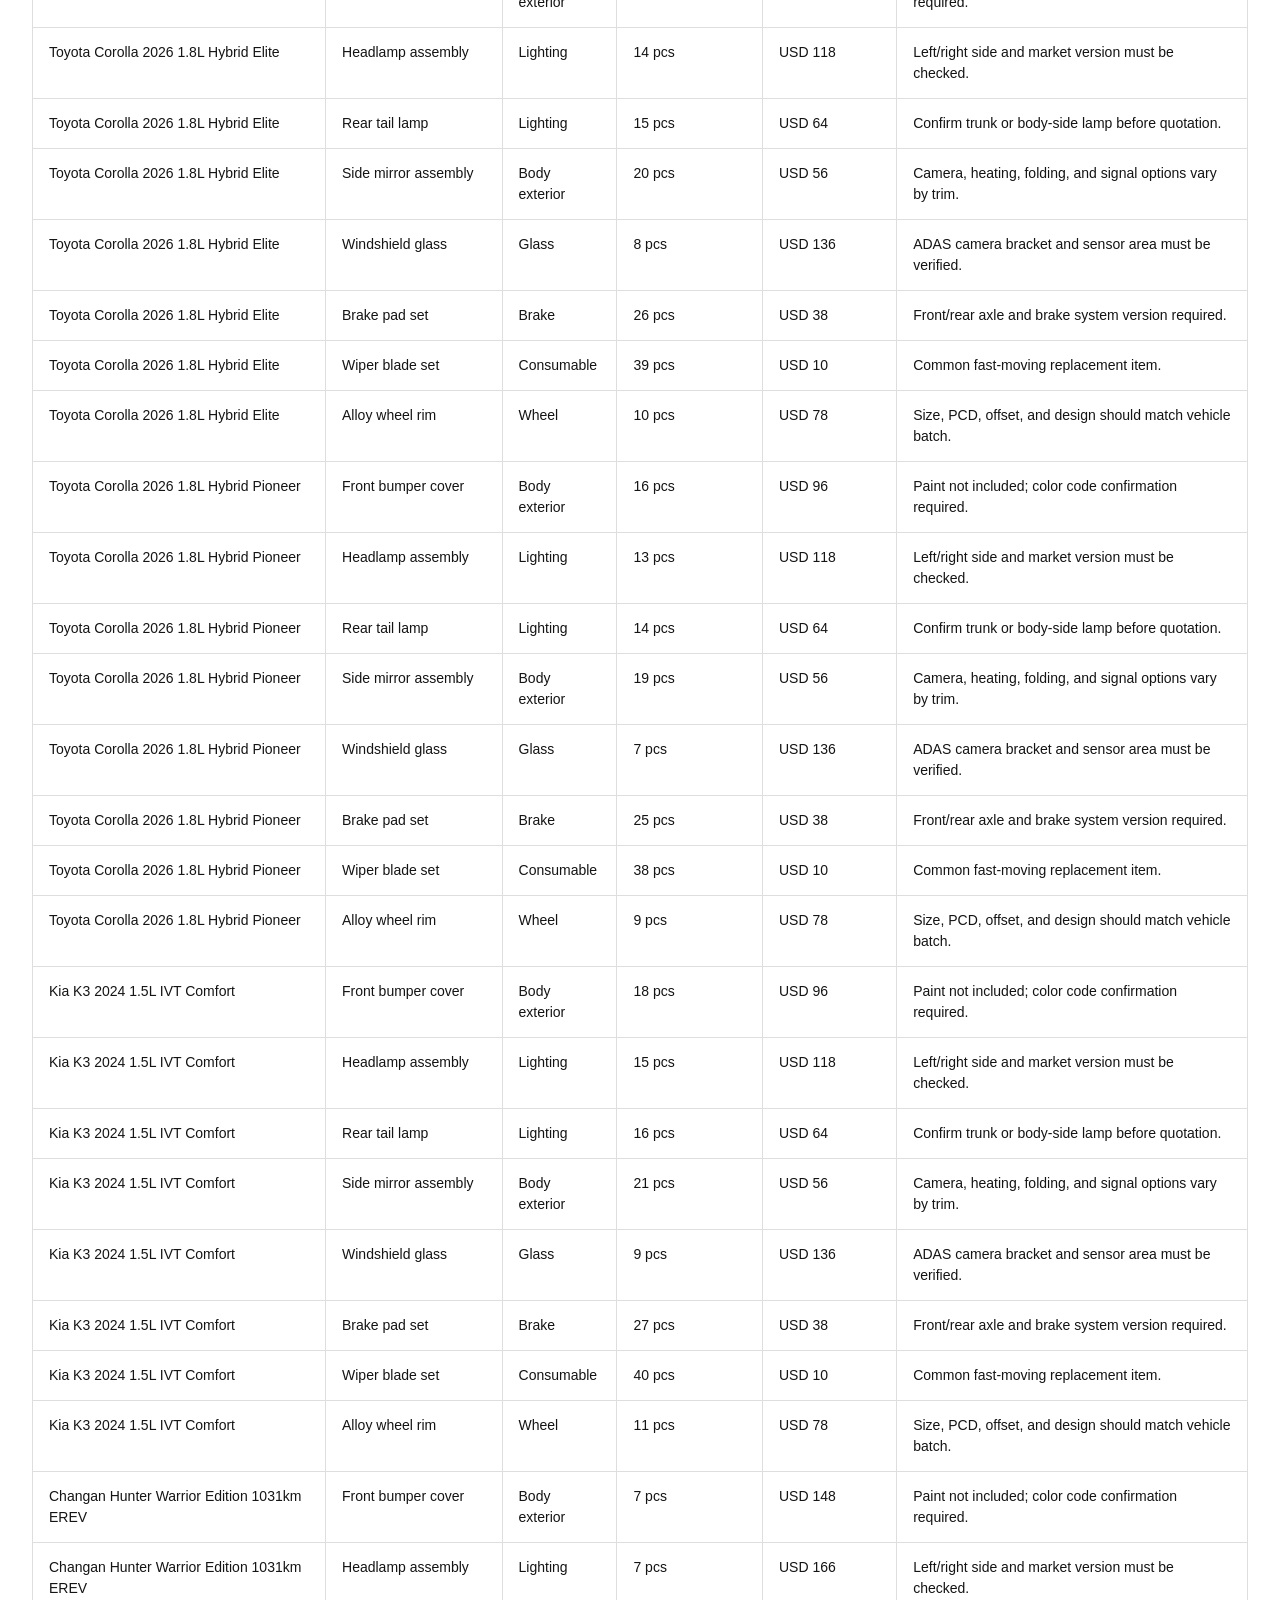
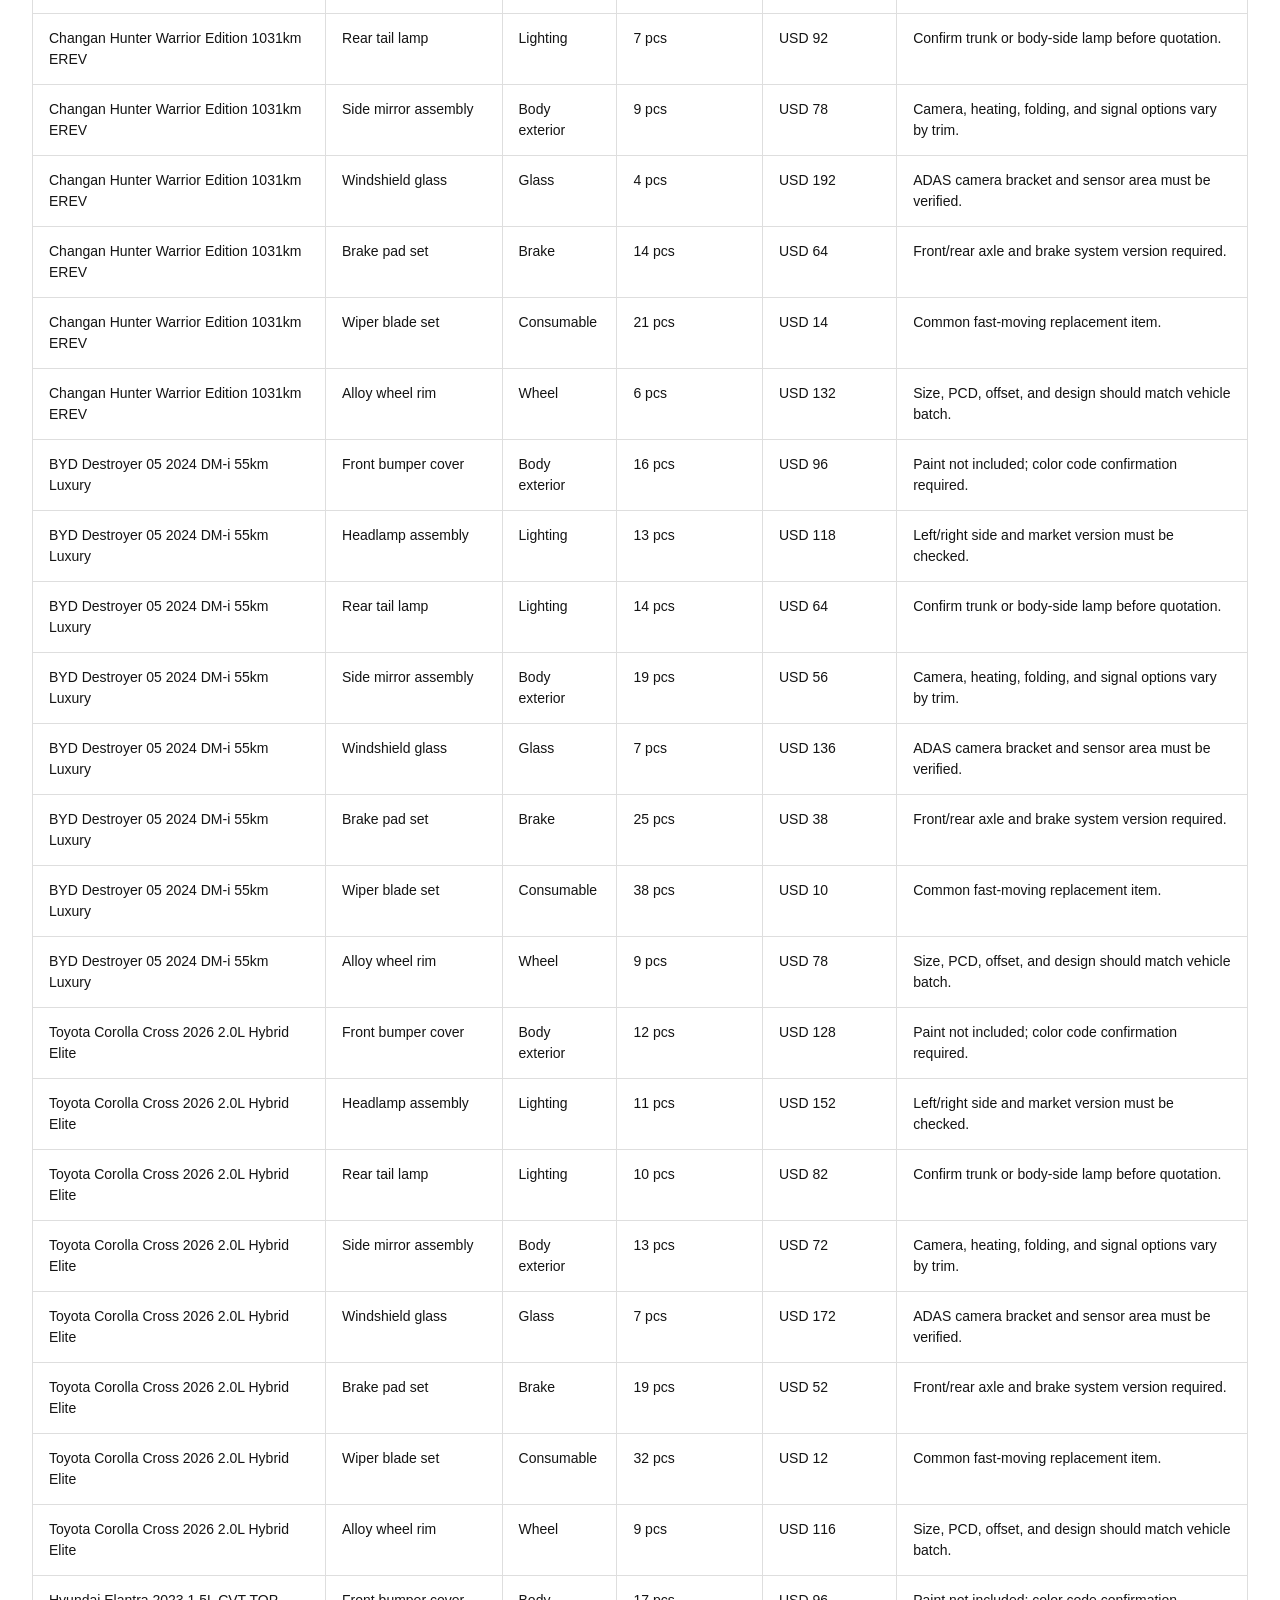
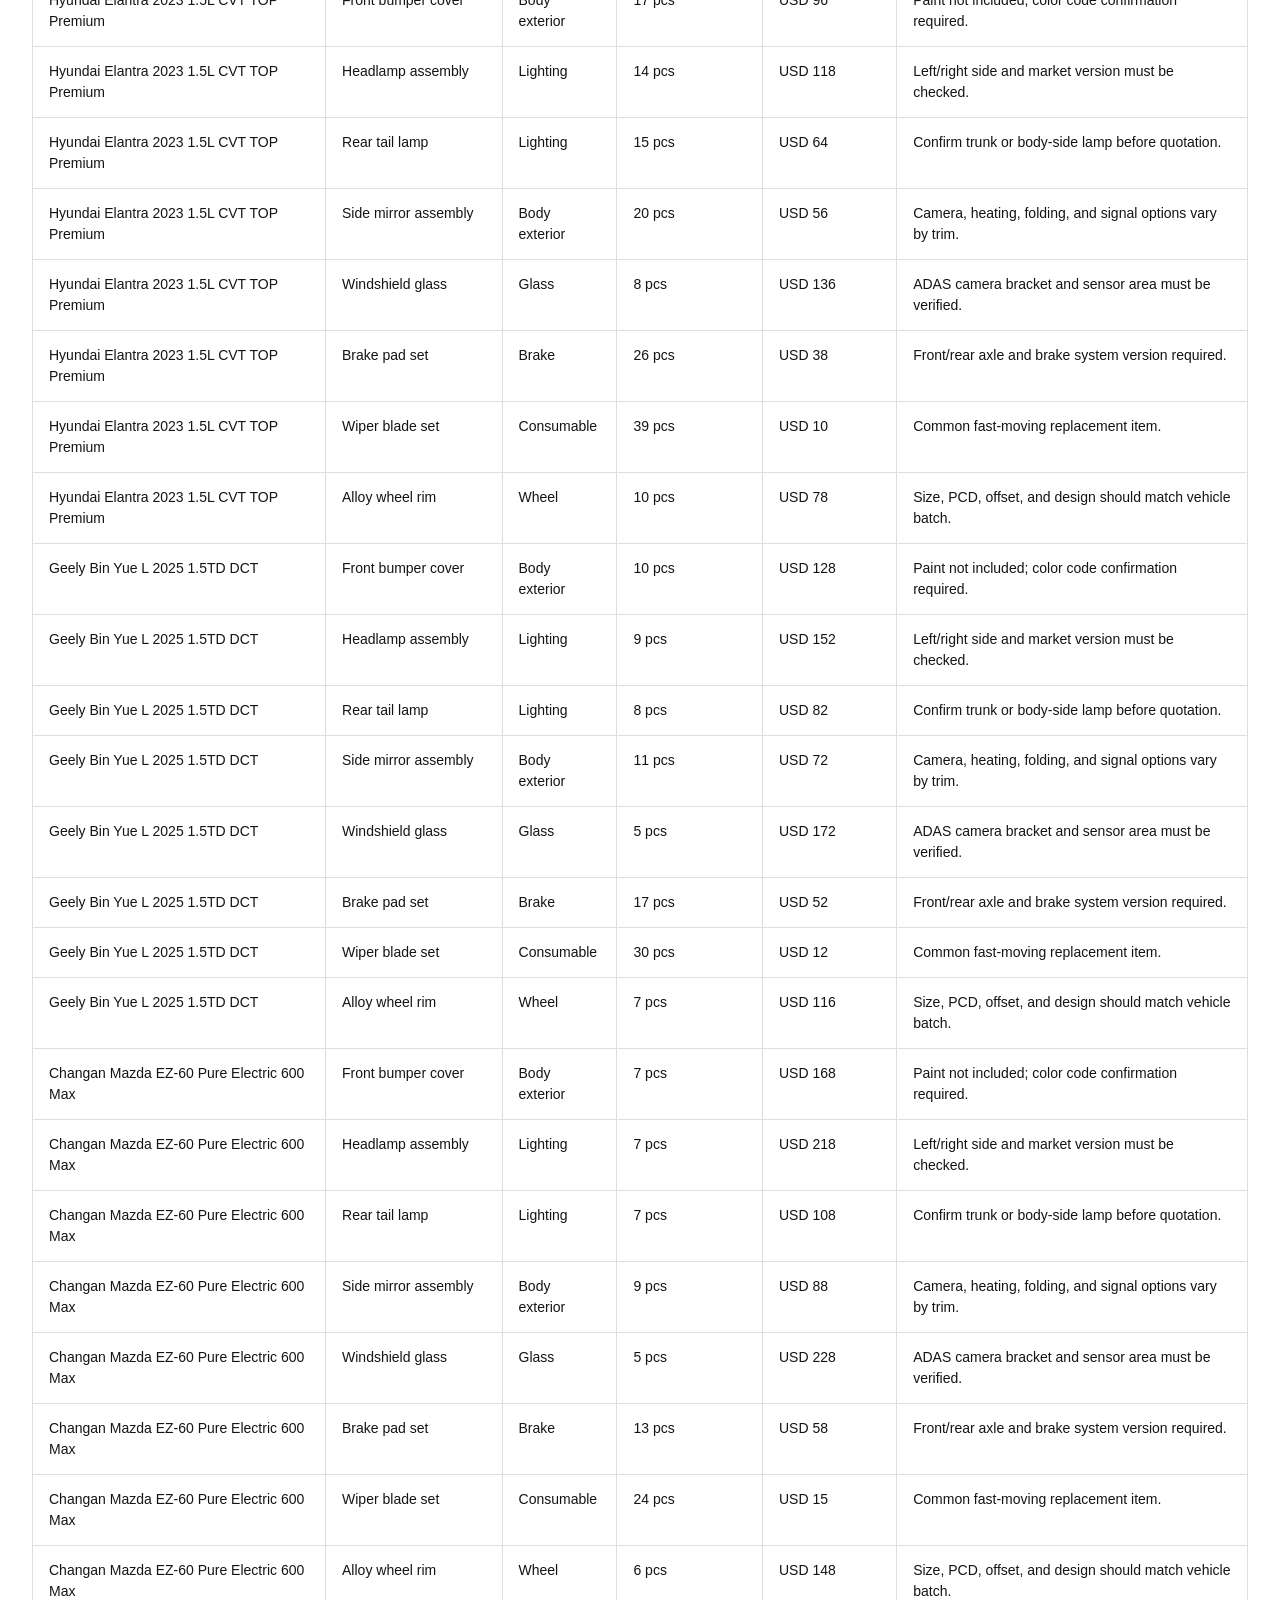
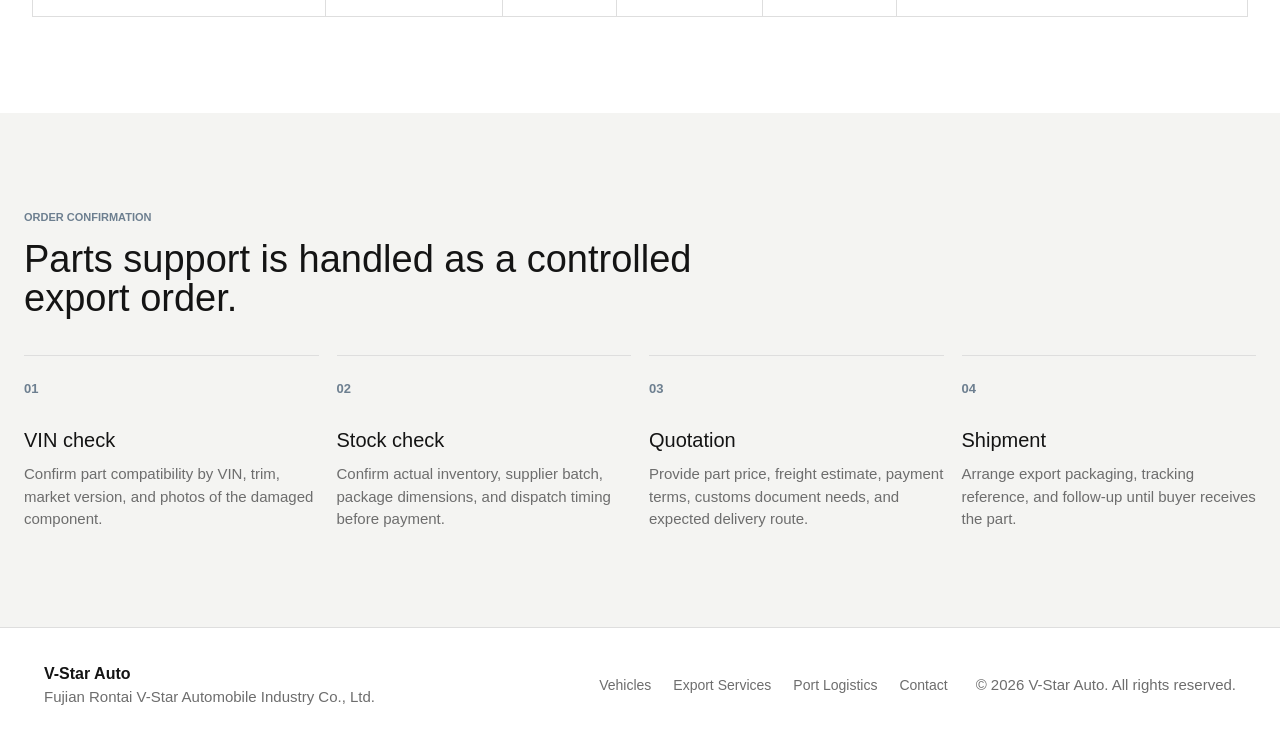
<file: parts-support.html>
<!DOCTYPE html>
<html lang="en">
  <head>
    <meta charset="UTF-8" />
    <meta name="viewport" content="width=device-width, initial-scale=1.0" />
    <title>Parts Support | V-Star Auto</title>
    <meta name="description" content="Search common damaged spare parts, reference inventory, and indicative export prices for V-Star Auto website models." />
    <link rel="stylesheet" href="assets/css/styles.css?v=quark-mobile-cardgrid5-20260701" />
  </head>
  <body data-page="parts-support">
    <header class="site-header solid" data-header>
      <a class="brand" href="index.html" aria-label="V-Star Auto home"><span class="brand-mark" aria-hidden="true"></span><span class="brand-text">V-Star Auto</span></a>
      <button class="nav-toggle" type="button" aria-label="Open navigation" aria-expanded="false" data-nav-toggle><span></span><span></span><span></span></button>
      <nav class="site-nav" data-nav>
        <a href="index.html">Home</a><a href="vehicles.html">Vehicles</a><a href="services.html">Export Services</a><a href="contact.html">Contact</a>
      </nav>
    </header>

    <main class="page-main">
      <section class="page-hero">
        <img src="assets/img/factory-vehicles.jpg" alt="Vehicle parts and stock support" loading="eager" decoding="async" fetchpriority="high" />
        <div>
          <p class="eyebrow">Parts support</p>
          <h1>Search common damaged-part stock for current website models.</h1>
          <p>Reference inventory and indicative export prices help buyers estimate after-sales parts needs before confirming a service order.</p>
        </div>
      </section>

      <section class="section">
        <div class="section-heading spread">
          <div>
            <p class="eyebrow">Parts library</p>
            <h2>Common damaged parts and reference prices.</h2>
          </div>
          <p>Final price, package weight, compatibility, and delivery timing must be confirmed by VIN, destination country, and current supplier stock.</p>
        </div>

        <div class="parts-toolbar" data-parts-library>
          <input type="search" placeholder="Search model or part" aria-label="Search model or part" data-parts-search />
          <select aria-label="Filter by model" data-parts-model>
            <option value="all">All models</option>
          </select>
          <select aria-label="Filter by category" data-parts-category>
            <option value="all">All categories</option>
          </select>
        </div>

        <div class="parts-table-wrap">
          <table class="parts-table">
            <thead>
              <tr>
                <th>Model</th>
                <th>Common damaged part</th>
                <th>Category</th>
                <th>Reference stock</th>
                <th>Indicative price</th>
                <th>Note</th>
              </tr>
            </thead>
            <tbody data-parts-table></tbody>
          </table>
          <p class="form-message" data-parts-empty hidden>No matching parts found. Send the model and VIN to confirm availability.</p>
        </div>
      </section>

      <section class="section muted-band">
        <div class="section-heading">
          <p class="eyebrow">Order confirmation</p>
          <h2>Parts support is handled as a controlled export order.</h2>
        </div>
        <div class="process-grid">
          <article><span>01</span><h3>VIN check</h3><p>Confirm part compatibility by VIN, trim, market version, and photos of the damaged component.</p></article>
          <article><span>02</span><h3>Stock check</h3><p>Confirm actual inventory, supplier batch, package dimensions, and dispatch timing before payment.</p></article>
          <article><span>03</span><h3>Quotation</h3><p>Provide part price, freight estimate, payment terms, customs document needs, and expected delivery route.</p></article>
          <article><span>04</span><h3>Shipment</h3><p>Arrange export packaging, tracking reference, and follow-up until buyer receives the part.</p></article>
        </div>
      </section>
    </main>

    <footer class="site-footer"><div><strong>V-Star Auto</strong><p>Fujian Rontai V-Star Automobile Industry Co., Ltd.</p></div><div><a href="vehicles.html">Vehicles</a><a href="services.html">Export Services</a><a href="port-logistics.html">Port Logistics</a><a href="contact.html">Contact</a></div><p>&copy; 2026 V-Star Auto. All rights reserved.</p></footer>
    <a class="float-whatsapp" href="https://wa.me/8613852965434" aria-label="Contact V-Star Auto on WhatsApp">WA</a>
    <script src="assets/js/parts-data.js"></script>
    <script src="assets/js/content-defaults.js?v=quark-mobile-cardgrid5-20260701"></script>
    <script src="assets/js/content-overrides.js?v=quark-mobile-cardgrid5-20260701"></script>
    <script src="assets/js/main.js?v=quark-mobile-cardgrid5-20260701"></script>
  </body>
</html>
</file>
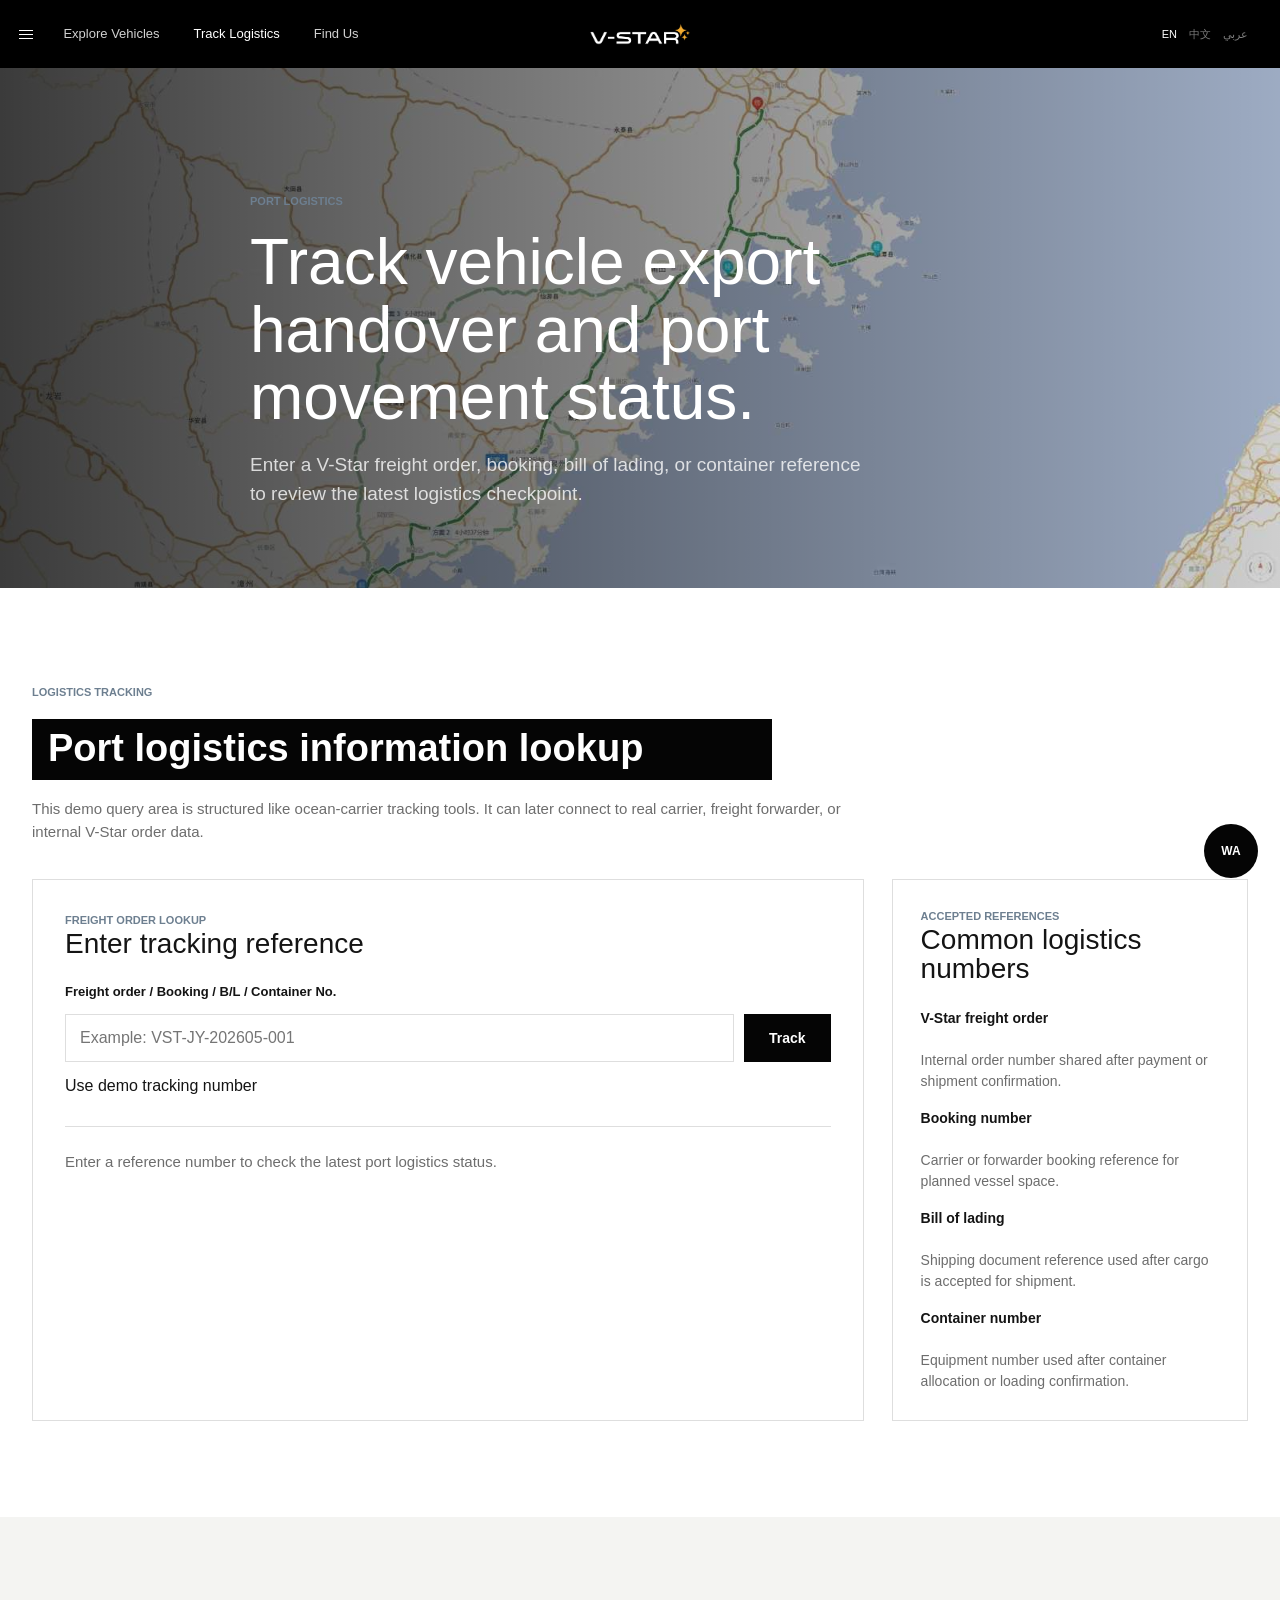
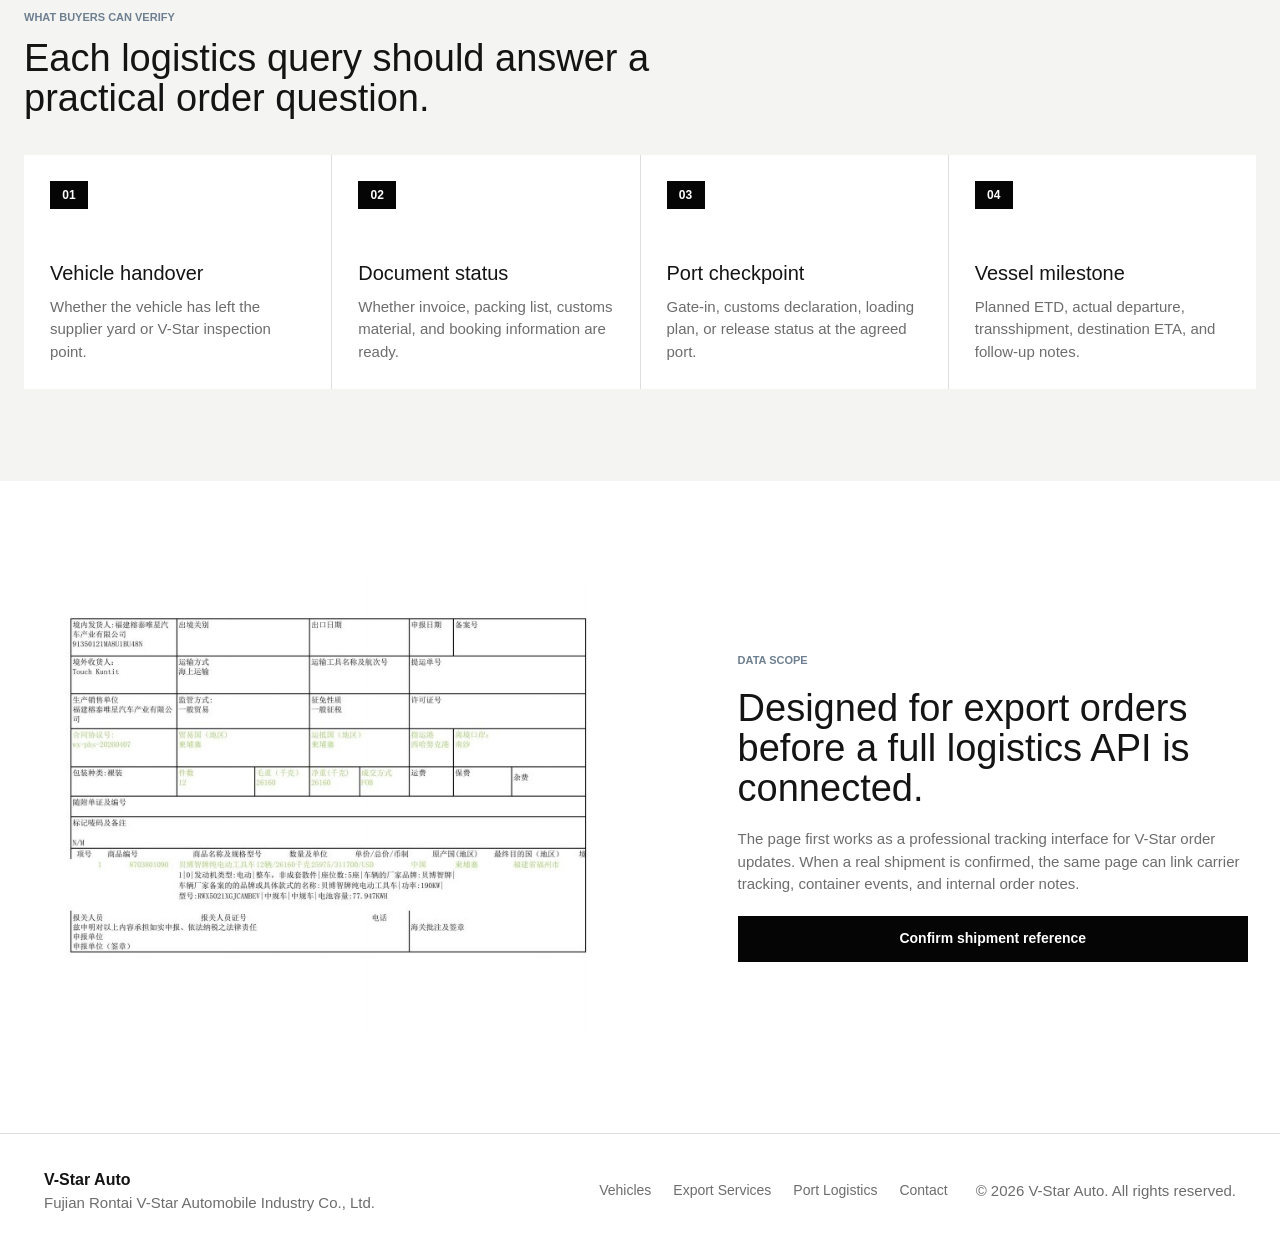
<file: port-logistics.html>
<!DOCTYPE html>
<html lang="en">
  <head>
    <meta charset="UTF-8" />
    <meta name="viewport" content="width=device-width, initial-scale=1.0" />
    <title>Port Logistics Tracking | V-Star Auto</title>
    <meta
      name="description"
      content="Track V-Star Auto vehicle export logistics by freight order, booking, bill of lading, or container reference."
    />
    <link rel="stylesheet" href="assets/css/styles.css?v=quark-mobile-cardgrid5-20260701" />
  </head>
  <body data-page="port-logistics">
    <header class="site-header solid" data-header>
      <a class="brand" href="index.html" aria-label="V-Star Auto home"><span class="brand-mark" aria-hidden="true"></span><span class="brand-text">V-Star Auto</span></a>
      <button class="nav-toggle" type="button" aria-label="Open navigation" aria-expanded="false" data-nav-toggle><span></span><span></span><span></span></button>
      <nav class="site-nav" data-nav>
        <a href="index.html">Home</a><a href="vehicles.html">Vehicles</a><a href="services.html">Export Services</a><a href="port-logistics.html">Port Logistics</a><a href="contact.html">Contact</a>
      </nav>
    </header>

    <main class="page-main">
      <section class="page-hero">
        <img src="assets/img/map-ports.jpg" alt="Fujian port logistics route map" loading="eager" decoding="async" fetchpriority="high" />
        <div>
          <p class="eyebrow">Port logistics</p>
          <h1>Track vehicle export handover and port movement status.</h1>
          <p>Enter a V-Star freight order, booking, bill of lading, or container reference to review the latest logistics checkpoint.</p>
        </div>
      </section>

      <section class="section logistics-query-section">
        <div class="section-heading spread">
          <div>
            <p class="eyebrow">Logistics tracking</p>
            <h2>Port logistics information lookup</h2>
          </div>
          <p>
            This demo query area is structured like ocean-carrier tracking tools. It can later connect to real carrier,
            freight forwarder, or internal V-Star order data.
          </p>
        </div>

        <div class="logistics-layout">
          <section class="logistics-panel" aria-labelledby="tracking-title">
            <div class="panel-heading">
              <p class="eyebrow">Freight order lookup</p>
              <h3 id="tracking-title">Enter tracking reference</h3>
            </div>
            <form class="tracking-form" data-logistics-form>
              <label for="tracking-number">Freight order / Booking / B/L / Container No.</label>
              <div class="tracking-input-row">
                <input
                  id="tracking-number"
                  name="trackingNumber"
                  type="text"
                  placeholder="Example: VST-JY-202605-001"
                  autocomplete="off"
                  data-logistics-input
                />
                <button class="button button-dark" type="submit">Track</button>
              </div>
              <button class="text-link tracking-demo-button" type="button" data-logistics-demo>Use demo tracking number</button>
            </form>

            <div class="tracking-result" data-logistics-result aria-live="polite">
              <p class="empty-note">Enter a reference number to check the latest port logistics status.</p>
            </div>
          </section>

          <aside class="logistics-reference">
            <p class="eyebrow">Accepted references</p>
            <h3>Common logistics numbers</h3>
            <dl>
              <dt>V-Star freight order</dt>
              <dd>Internal order number shared after payment or shipment confirmation.</dd>
              <dt>Booking number</dt>
              <dd>Carrier or forwarder booking reference for planned vessel space.</dd>
              <dt>Bill of lading</dt>
              <dd>Shipping document reference used after cargo is accepted for shipment.</dd>
              <dt>Container number</dt>
              <dd>Equipment number used after container allocation or loading confirmation.</dd>
            </dl>
          </aside>
        </div>
      </section>

      <section class="section section-tight muted-band">
        <div class="section-heading">
          <p class="eyebrow">What buyers can verify</p>
          <h2>Each logistics query should answer a practical order question.</h2>
        </div>
        <div class="port-status-grid">
          <article><span>01</span><h3>Vehicle handover</h3><p>Whether the vehicle has left the supplier yard or V-Star inspection point.</p></article>
          <article><span>02</span><h3>Document status</h3><p>Whether invoice, packing list, customs material, and booking information are ready.</p></article>
          <article><span>03</span><h3>Port checkpoint</h3><p>Gate-in, customs declaration, loading plan, or release status at the agreed port.</p></article>
          <article><span>04</span><h3>Vessel milestone</h3><p>Planned ETD, actual departure, transshipment, destination ETA, and follow-up notes.</p></article>
        </div>
      </section>

      <section class="split-section">
        <div class="split-media"><img src="assets/img/customs-doc.jpg" alt="Export logistics document review" loading="lazy" decoding="async" /></div>
        <div class="split-copy">
          <p class="eyebrow">Data scope</p>
          <h2>Designed for export orders before a full logistics API is connected.</h2>
          <p>
            The page first works as a professional tracking interface for V-Star order updates. When a real shipment is
            confirmed, the same page can link carrier tracking, container events, and internal order notes.
          </p>
          <a class="button button-dark" href="contact.html">Confirm shipment reference</a>
        </div>
      </section>
    </main>

    <footer class="site-footer">
      <div><strong>V-Star Auto</strong><p>Fujian Rontai V-Star Automobile Industry Co., Ltd.</p></div>
      <div><a href="vehicles.html">Vehicles</a><a href="services.html">Export Services</a><a href="port-logistics.html">Port Logistics</a><a href="contact.html">Contact</a></div>
      <p>&copy; 2026 V-Star Auto. All rights reserved.</p>
    </footer>
    <a class="float-whatsapp" href="https://wa.me/8613852965434" aria-label="Contact V-Star Auto on WhatsApp">WA</a>
    <script src="assets/js/content-defaults.js?v=quark-mobile-cardgrid5-20260701"></script>
    <script src="assets/js/content-overrides.js?v=quark-mobile-cardgrid5-20260701"></script>
    <script src="assets/js/main.js?v=quark-mobile-cardgrid5-20260701"></script>
  </body>
</html>
</file>
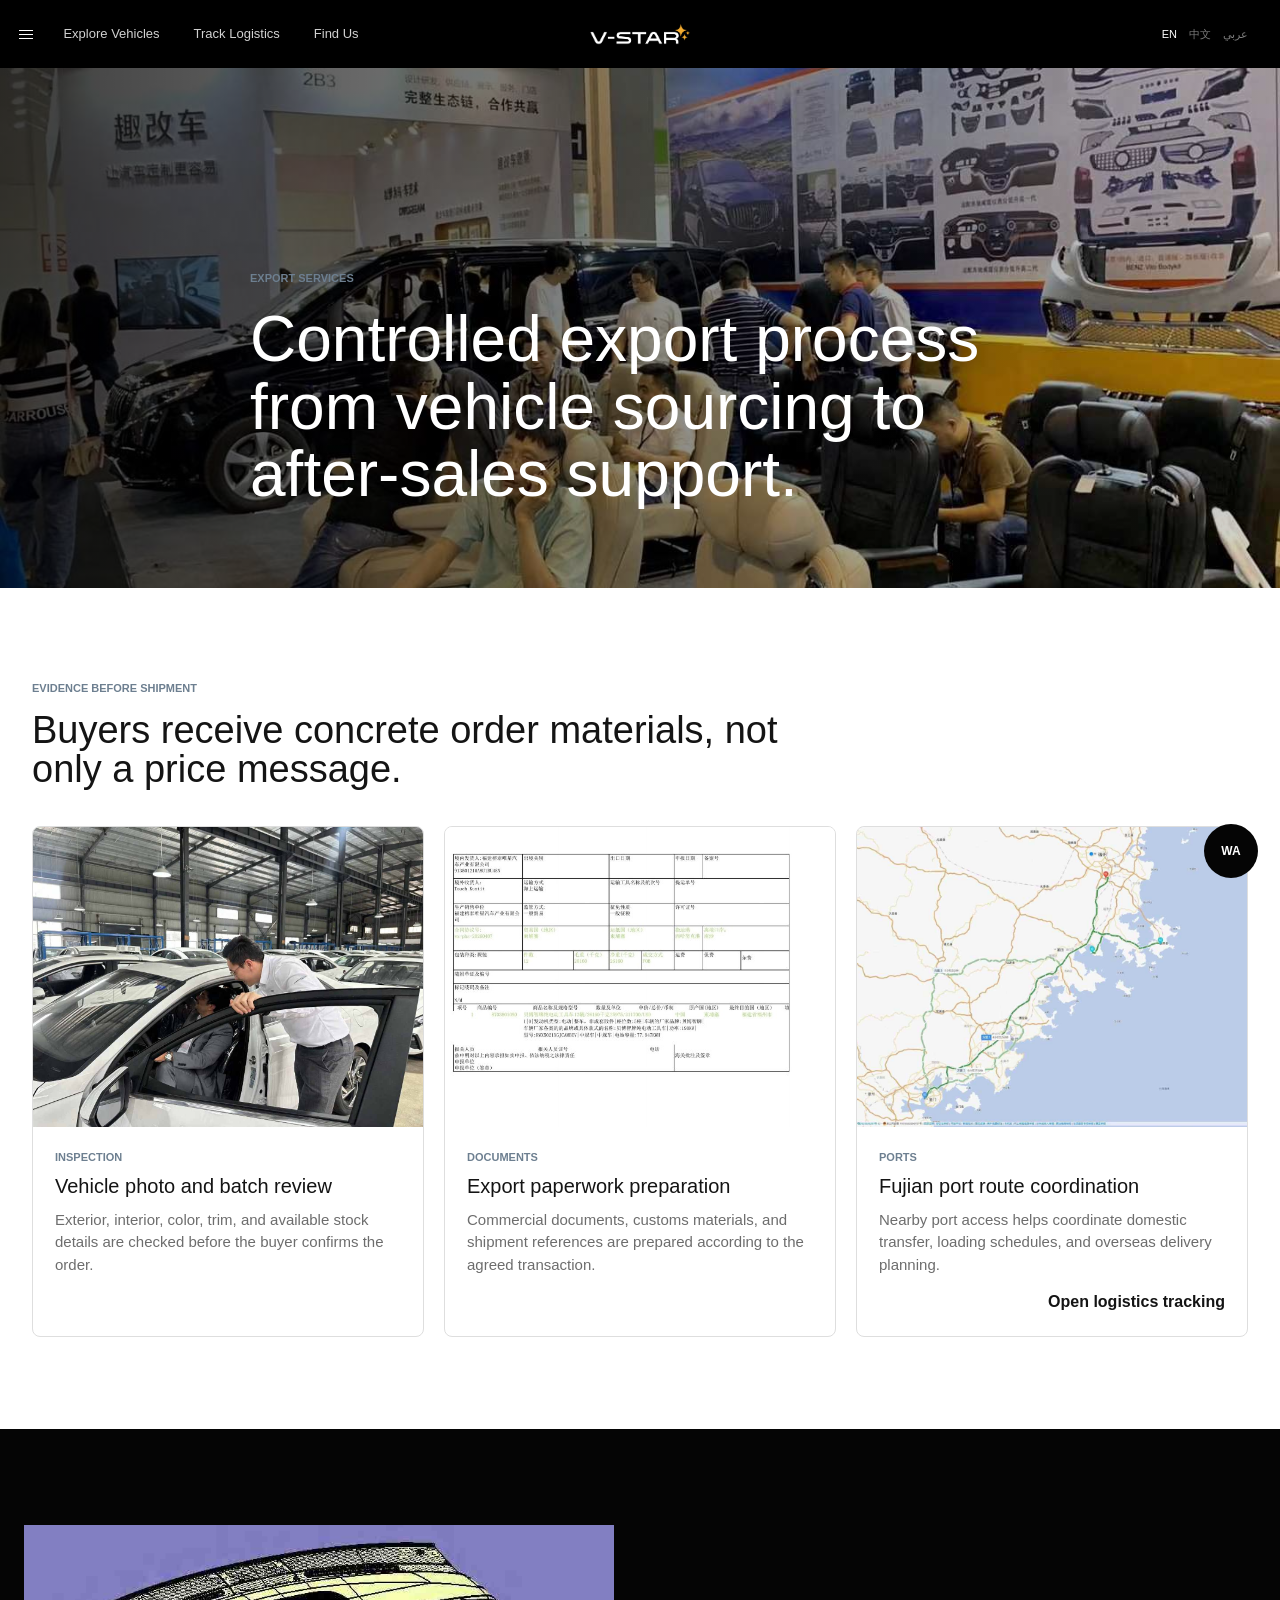
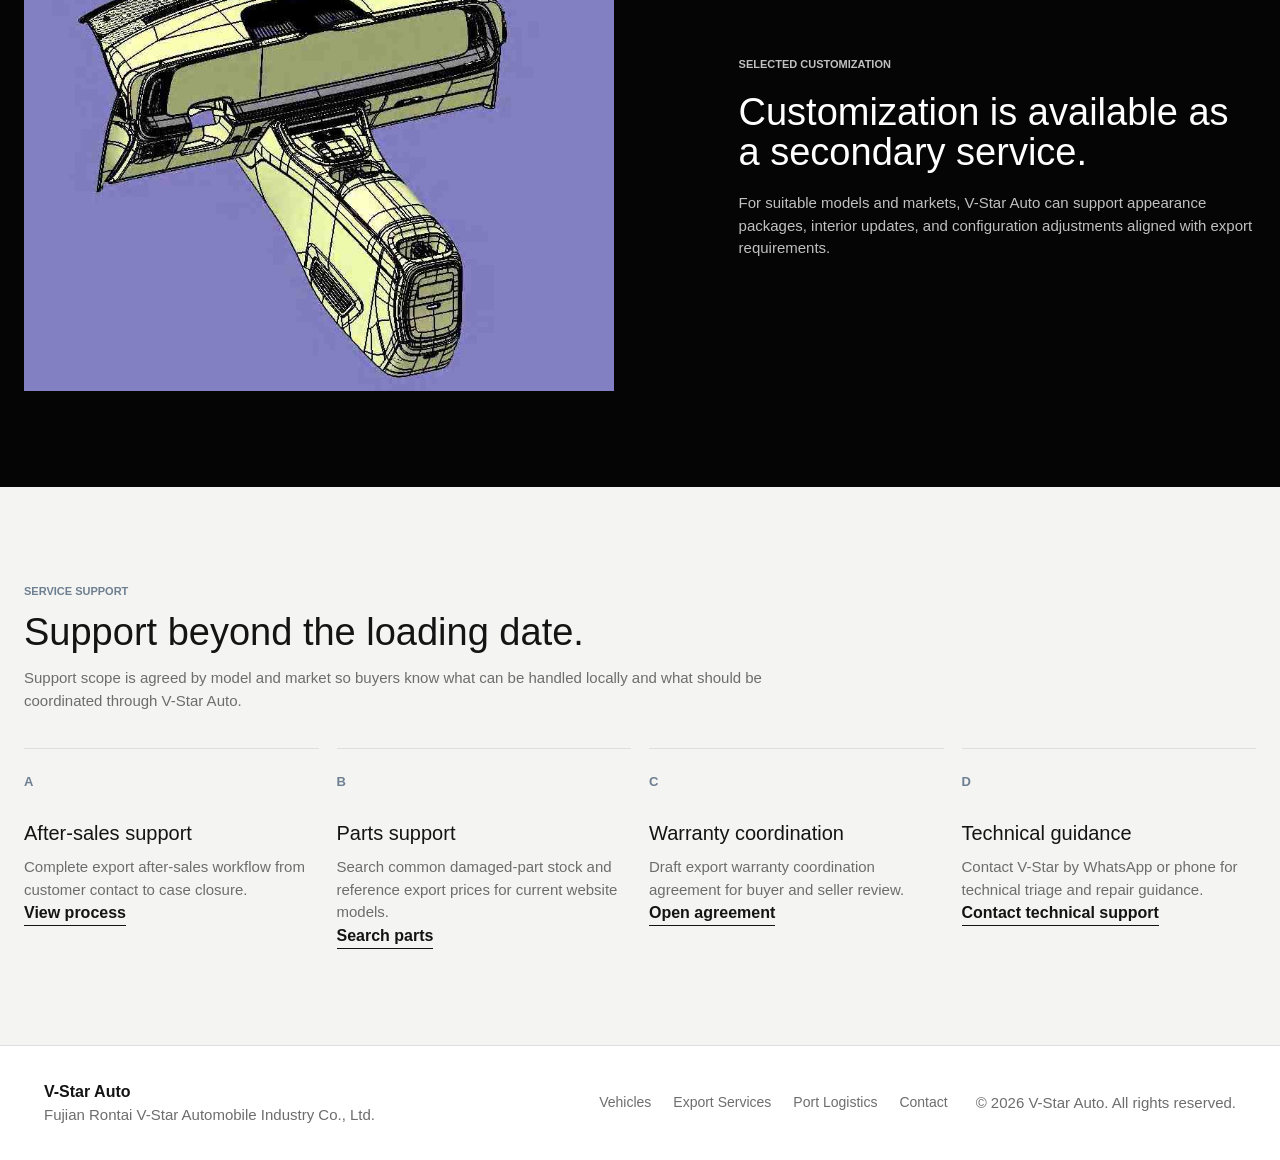
<file: services.html>
<!DOCTYPE html>
<html lang="en">
  <head>
    <meta charset="UTF-8" />
    <meta name="viewport" content="width=device-width, initial-scale=1.0" />
    <title>Export Services | V-Star Auto</title>
    <meta name="description" content="End-to-end Chinese vehicle export services from sourcing to compliance, logistics, and after-sales support." />
    <link rel="stylesheet" href="assets/css/styles.css?v=quark-mobile-cardgrid5-20260701" />
  </head>
  <body data-page="services">
    <header class="site-header solid" data-header>
      <a class="brand" href="index.html" aria-label="V-Star Auto home"><span class="brand-mark" aria-hidden="true"></span><span class="brand-text">V-Star Auto</span></a>
      <button class="nav-toggle" type="button" aria-label="Open navigation" aria-expanded="false" data-nav-toggle><span></span><span></span><span></span></button>
      <nav class="site-nav" data-nav>
        <a href="index.html">Home</a><a href="vehicles.html">Vehicles</a><a href="services.html">Export Services</a><a href="about.html">About</a><a href="news.html">News</a><a class="nav-cta" href="contact.html">Send Inquiry</a>
      </nav>
    </header>

    <main class="page-main">
      <section class="page-hero">
        <img
          src="assets/img/expo-meeting.jpg"
          alt="Export logistics route for vehicle shipment" loading="eager" decoding="async" fetchpriority="high" />
        <div>
          <p class="eyebrow">Export services</p>
          <h1 data-no-translate data-i18n-lines="Controlled export process from vehicle sourcing to after-sales support." data-zh-lines="濞寸姴姘﹀┃鍛攦閹版澘娅氶悹鎰惍闁告帗婢橀弫顓㈠触鎼淬垺鏆滈柟闀愮盃闁汇劌瀚ぐ鏌ュ箳瑜嶉崵顓㈠矗閿濆棛銈︾紒?>Controlled export process from vehicle sourcing to after-sales support.</h1>
          <p>Designed for international dealers, importers, and fleet buyers who need compliant trade and reliable delivery.</p>
        </div>
      </section>

      <section class="section">
        <div class="section-heading">
          <p class="eyebrow">Procurement and export</p>
          <h2>Procurement and export process.</h2>
          <p>Each step creates a visible confirmation point for the buyer, so the order can move from target model to shipment without vague promises.</p>
        </div>
        <div class="timeline number-rail">
          <article><span>01</span><h2>Requirement confirmation</h2><p>Confirm model, trim, quantity, exterior color, destination country, target arrival time, certification needs, and preferred trade terms.</p></article>
          <article><span>02</span><h2>Stock and specification check</h2><p>Compare available vehicles, batch information, parameter references, photo material, and destination-market suitability before quotation.</p></article>
          <article><span>03</span><h2>Quotation and contract</h2><p>Provide formal company quotation, bilingual contract support, payment arrangement, and agreed delivery responsibilities.</p></article>
          <article><span>04</span><h2>Documentation and customs</h2><p>Prepare commercial invoice, packing list, customs declaration material, and market-specific documents required for export handling.</p></article>
          <article><span>05</span><h2>Port delivery and follow-up</h2><p>Coordinate handover at Jiangyin, Xiamen, Pingtan, or agreed port routes, then support loading updates and after-sales communication.</p></article>
        </div>
        <div class="service-contact-strip">
          <div>
            <p class="eyebrow">Start the order</p>
            <h3>Confirm model, quantity, destination, and timing with V-Star.</h3>
          </div>
          <div class="service-contact-actions">
            <a class="button button-dark" href="contact.html">Send inquiry</a>
            <a class="button button-outline" href="https://wa.me/8613852965434">WhatsApp</a>
          </div>
        </div>
      </section>

      <section class="section section-tight">
        <div class="section-heading">
          <p class="eyebrow">Evidence before shipment</p>
          <h2>Buyers receive concrete order materials, not only a price message.</h2>
        </div>
        <div class="evidence-grid">
          <article class="evidence-card">
            <img src="assets/img/inspection.jpg" alt="Vehicle inspection before export" loading="lazy" decoding="async" />
            <div>
              <p class="eyebrow">Inspection</p>
              <h3>Vehicle photo and batch review</h3>
              <p>Exterior, interior, color, trim, and available stock details are checked before the buyer confirms the order.</p>
            </div>
          </article>
          <article class="evidence-card">
            <img src="assets/img/customs-doc.jpg" alt="Export document preparation" loading="lazy" decoding="async" />
            <div>
              <p class="eyebrow">Documents</p>
              <h3>Export paperwork preparation</h3>
              <p>Commercial documents, customs materials, and shipment references are prepared according to the agreed transaction.</p>
            </div>
          </article>
          <article class="evidence-card">
            <img src="assets/img/map-ports.jpg" alt="Fujian port logistics network" loading="lazy" decoding="async" />
            <div>
              <p class="eyebrow">Ports</p>
              <h3>Fujian port route coordination</h3>
              <p>Nearby port access helps coordinate domestic transfer, loading schedules, and overseas delivery planning.</p>
              <a class="text-link" href="port-logistics.html">Open logistics tracking</a>
            </div>
          </article>
        </div>
      </section>

      <section class="split-section dark-band">
        <div class="split-media"><img src="assets/img/customization-sketch.jpg" alt="Vehicle customization sketch" loading="lazy" decoding="async" /></div>
        <div class="split-copy">
          <p class="eyebrow">Selected customization</p>
          <h2>Customization is available as a secondary service.</h2>
          <p>For suitable models and markets, V-Star Auto can support appearance packages, interior updates, and configuration adjustments aligned with export requirements.</p>
        </div>
      </section>

      <section class="section muted-band">
        <div class="section-heading"><p class="eyebrow">Service support</p><h2>Support beyond the loading date.</h2><p>Support scope is agreed by model and market so buyers know what can be handled locally and what should be coordinated through V-Star Auto.</p></div>
        <div class="process-grid">
          <article><span>A</span><h3>After-sales support</h3><p>Complete export after-sales workflow from customer contact to case closure.</p><a class="text-link" href="after-sales.html">View process</a></article>
          <article><span>B</span><h3>Parts support</h3><p>Search common damaged-part stock and reference export prices for current website models.</p><a class="text-link" href="parts-support.html">Search parts</a></article>
          <article><span>C</span><h3>Warranty coordination</h3><p>Draft export warranty coordination agreement for buyer and seller review.</p><a class="text-link" href="warranty-coordination.html">Open agreement</a></article>
          <article><span>D</span><h3>Technical guidance</h3><p>Contact V-Star by WhatsApp or phone for technical triage and repair guidance.</p><a class="text-link" href="technical-guidance.html">Contact technical support</a></article>
        </div>
      </section>
    </main>

    <footer class="site-footer"><div><strong>V-Star Auto</strong><p>Fujian Rontai V-Star Automobile Industry Co., Ltd.</p></div><div><a href="vehicles.html">Vehicles</a><a href="services.html">Export Services</a><a href="port-logistics.html">Port Logistics</a><a href="contact.html">Contact</a></div><p>&copy; 2026 V-Star Auto. All rights reserved.</p></footer>
    <a class="float-whatsapp" href="https://wa.me/8613852965434" aria-label="Contact V-Star Auto on WhatsApp">WA</a>
    <script src="assets/js/content-defaults.js?v=quark-mobile-cardgrid5-20260701"></script>
    <script src="assets/js/content-overrides.js?v=quark-mobile-cardgrid5-20260701"></script>
    <script src="assets/js/main.js?v=quark-mobile-cardgrid5-20260701"></script>
  </body>
</html>
</file>
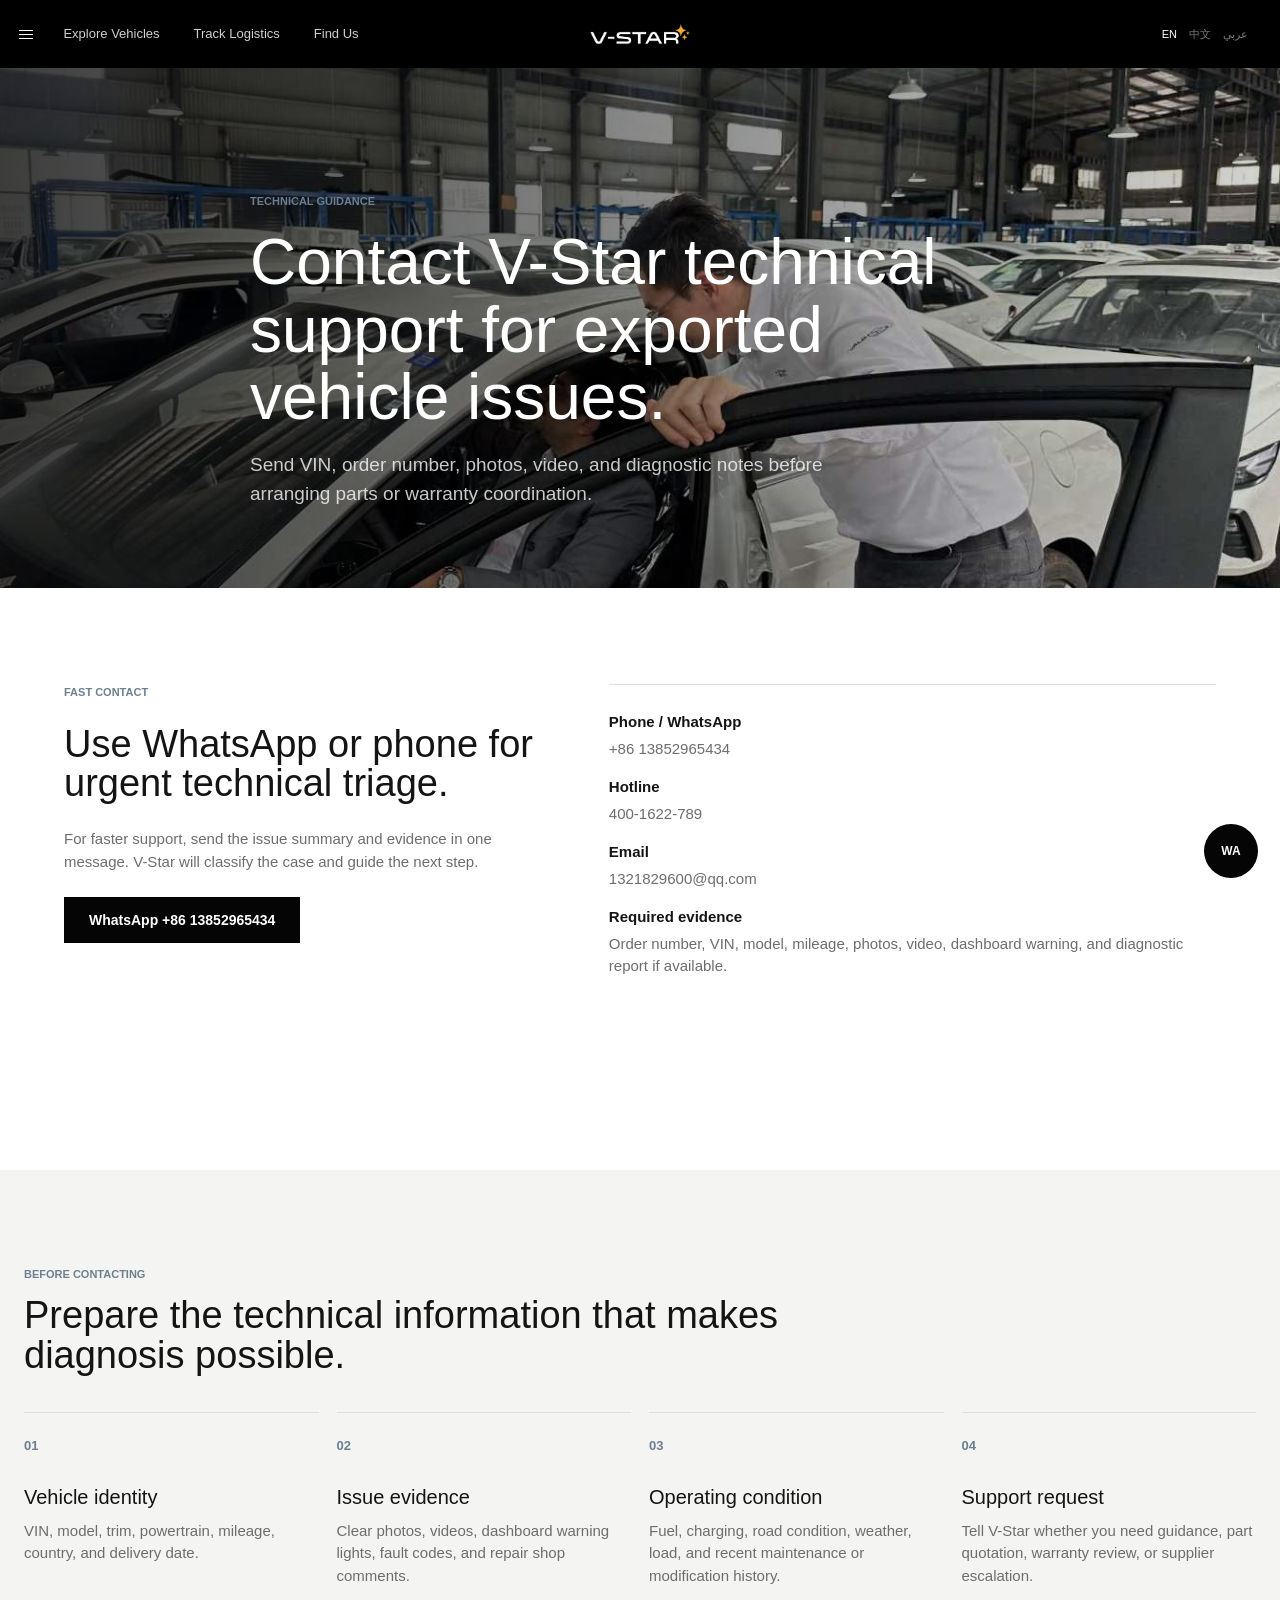
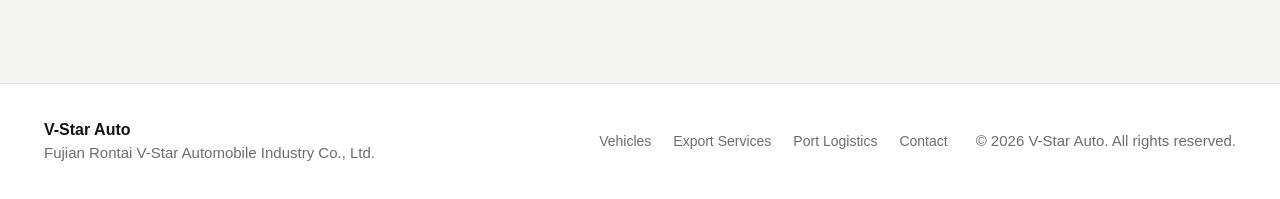
<file: technical-guidance.html>
<!DOCTYPE html>
<html lang="en">
  <head>
    <meta charset="UTF-8" />
    <meta name="viewport" content="width=device-width, initial-scale=1.0" />
    <title>Technical Guidance Contact | V-Star Auto</title>
    <meta name="description" content="Contact V-Star Auto by WhatsApp, phone, or email for exported vehicle technical guidance and after-sales triage." />
    <link rel="stylesheet" href="assets/css/styles.css?v=quark-mobile-cardgrid5-20260701" />
  </head>
  <body data-page="technical-guidance">
    <header class="site-header solid" data-header>
      <a class="brand" href="index.html" aria-label="V-Star Auto home"><span class="brand-mark" aria-hidden="true"></span><span class="brand-text">V-Star Auto</span></a>
      <button class="nav-toggle" type="button" aria-label="Open navigation" aria-expanded="false" data-nav-toggle><span></span><span></span><span></span></button>
      <nav class="site-nav" data-nav>
        <a href="index.html">Home</a><a href="vehicles.html">Vehicles</a><a href="services.html">Export Services</a><a href="contact.html">Contact</a>
      </nav>
    </header>

    <main class="page-main">
      <section class="page-hero">
        <img src="assets/img/inspection.jpg" alt="Technical support and vehicle inspection guidance" loading="eager" decoding="async" fetchpriority="high" />
        <div>
          <p class="eyebrow">Technical guidance</p>
          <h1>Contact V-Star technical support for exported vehicle issues.</h1>
          <p>Send VIN, order number, photos, video, and diagnostic notes before arranging parts or warranty coordination.</p>
        </div>
      </section>

      <section class="section">
        <div class="contact-layout support-contact-layout">
          <div class="contact-copy">
            <p class="eyebrow">Fast contact</p>
            <h2>Use WhatsApp or phone for urgent technical triage.</h2>
            <p>For faster support, send the issue summary and evidence in one message. V-Star will classify the case and guide the next step.</p>
            <div class="map-actions">
              <a class="button button-dark" href="https://wa.me/8613852965434">WhatsApp +86 13852965434</a>
              <a class="button button-ghost" href="tel:+8613852965434">Call +86 13852965434</a>
            </div>
          </div>

          <div class="contact-list">
            <p><strong>Phone / WhatsApp</strong><span>+86 13852965434</span></p>
            <p><strong>Hotline</strong><span>400-1622-789</span></p>
            <p><strong>Email</strong><span>1321829600@qq.com</span></p>
            <p><strong>Required evidence</strong><span>Order number, VIN, model, mileage, photos, video, dashboard warning, and diagnostic report if available.</span></p>
          </div>
        </div>
      </section>

      <section class="section muted-band">
        <div class="section-heading">
          <p class="eyebrow">Before contacting</p>
          <h2>Prepare the technical information that makes diagnosis possible.</h2>
        </div>
        <div class="process-grid">
          <article><span>01</span><h3>Vehicle identity</h3><p>VIN, model, trim, powertrain, mileage, country, and delivery date.</p></article>
          <article><span>02</span><h3>Issue evidence</h3><p>Clear photos, videos, dashboard warning lights, fault codes, and repair shop comments.</p></article>
          <article><span>03</span><h3>Operating condition</h3><p>Fuel, charging, road condition, weather, load, and recent maintenance or modification history.</p></article>
          <article><span>04</span><h3>Support request</h3><p>Tell V-Star whether you need guidance, part quotation, warranty review, or supplier escalation.</p></article>
        </div>
      </section>
    </main>

    <footer class="site-footer"><div><strong>V-Star Auto</strong><p>Fujian Rontai V-Star Automobile Industry Co., Ltd.</p></div><div><a href="vehicles.html">Vehicles</a><a href="services.html">Export Services</a><a href="port-logistics.html">Port Logistics</a><a href="contact.html">Contact</a></div><p>&copy; 2026 V-Star Auto. All rights reserved.</p></footer>
    <a class="float-whatsapp" href="https://wa.me/8613852965434" aria-label="Contact V-Star Auto on WhatsApp">WA</a>
    <script src="assets/js/content-defaults.js?v=quark-mobile-cardgrid5-20260701"></script>
    <script src="assets/js/content-overrides.js?v=quark-mobile-cardgrid5-20260701"></script>
    <script src="assets/js/main.js?v=quark-mobile-cardgrid5-20260701"></script>
  </body>
</html>
</file>
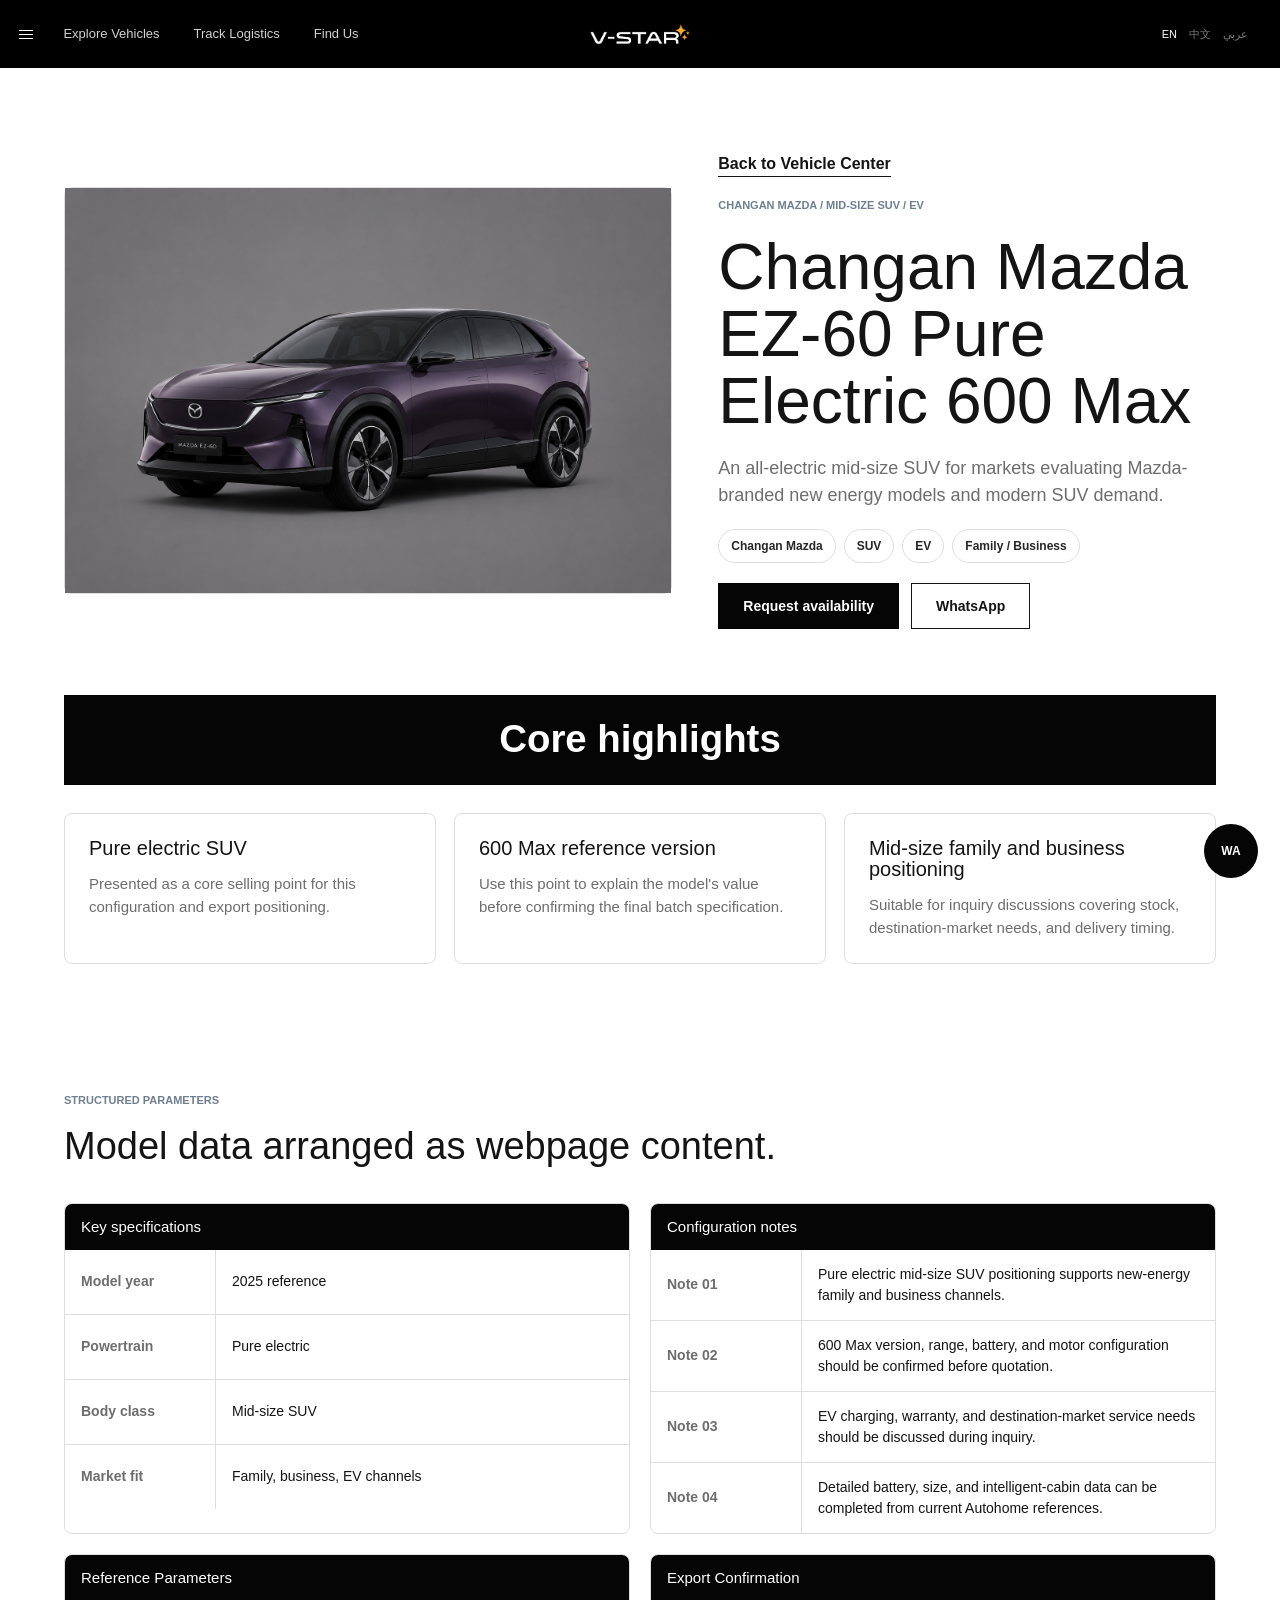
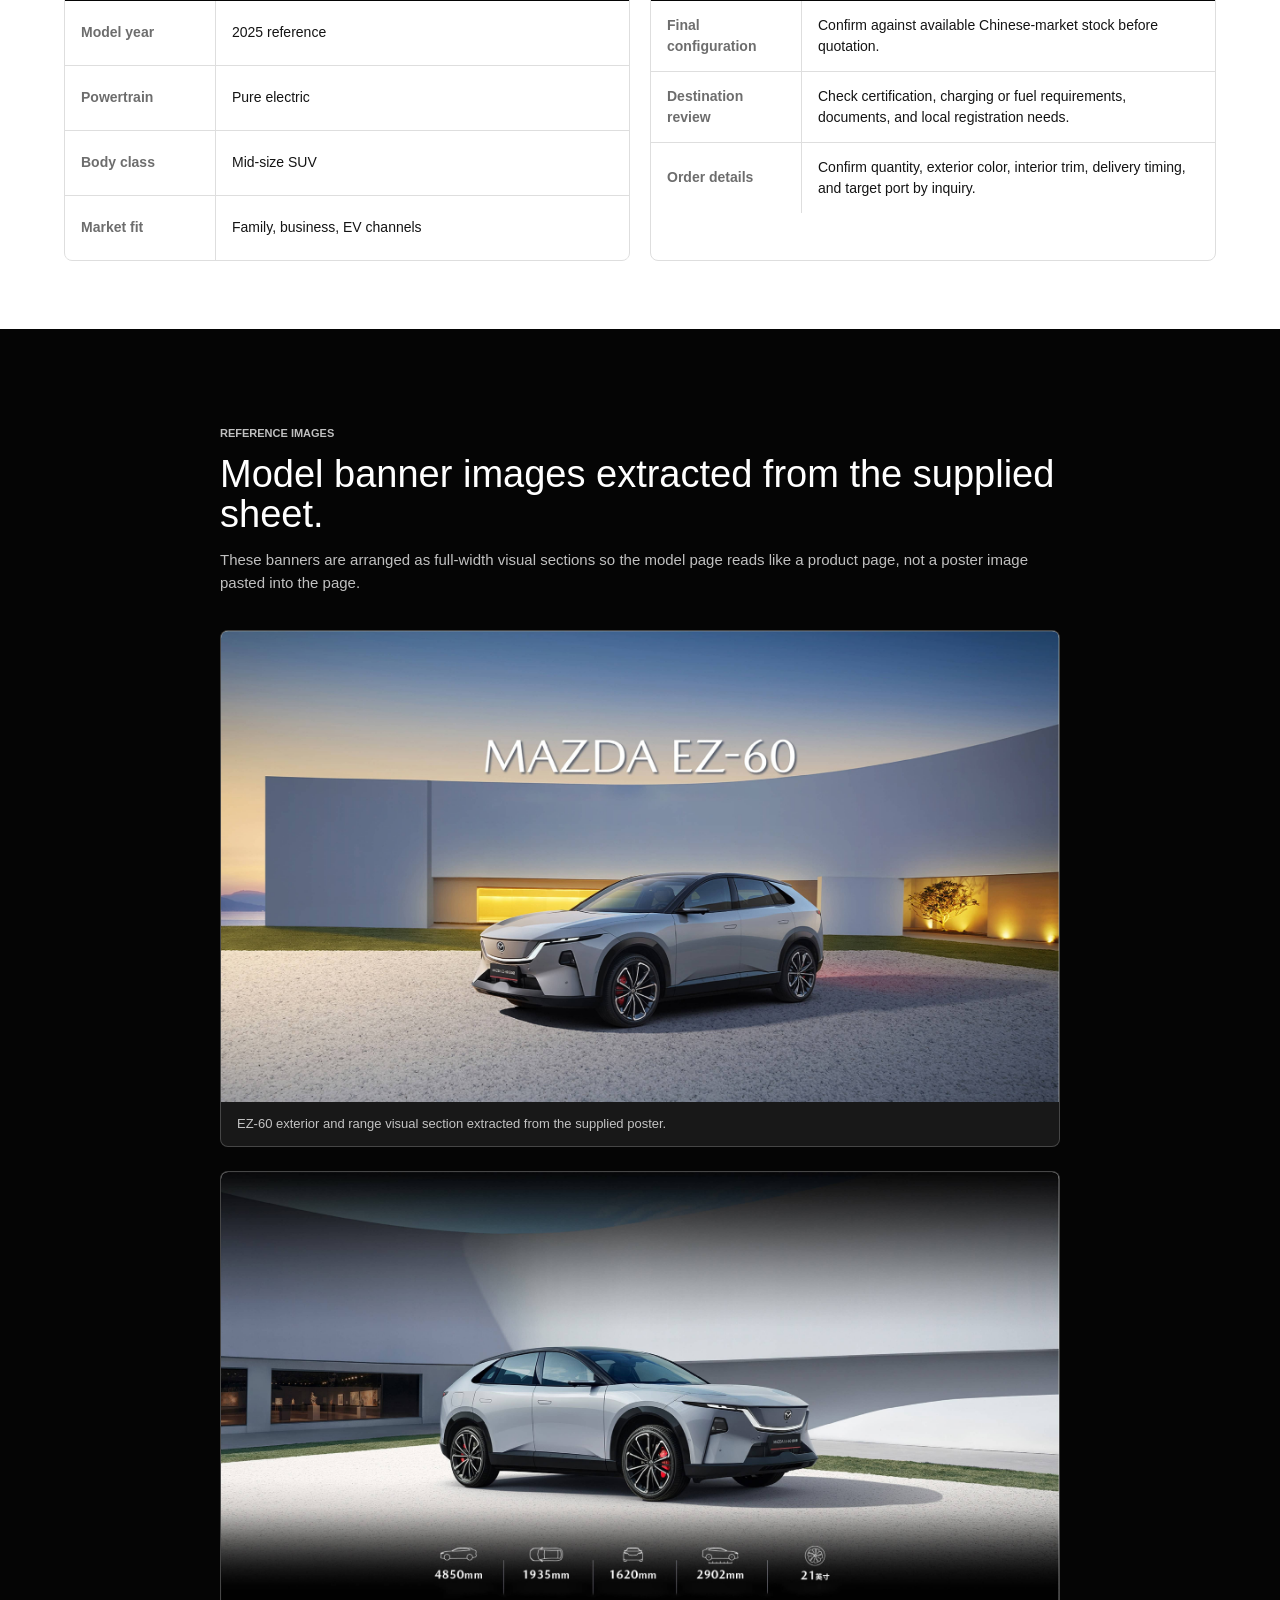
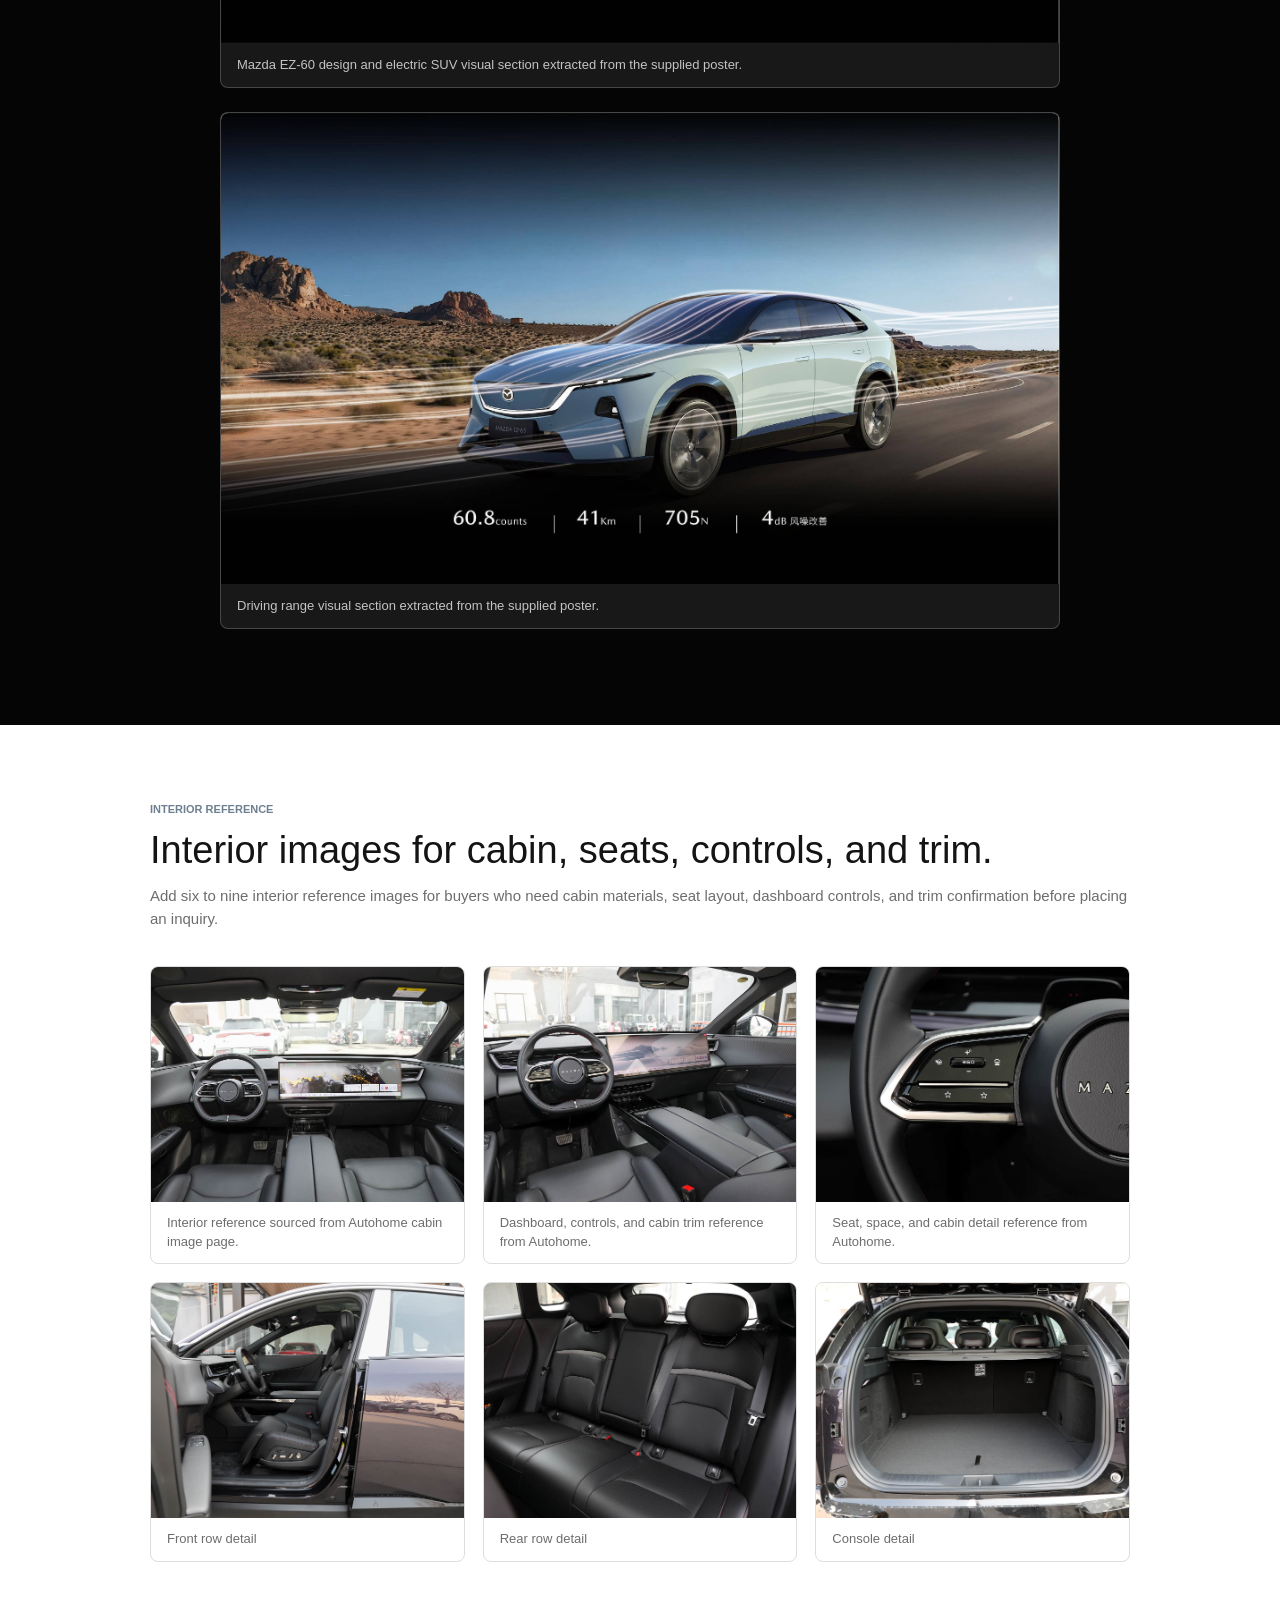
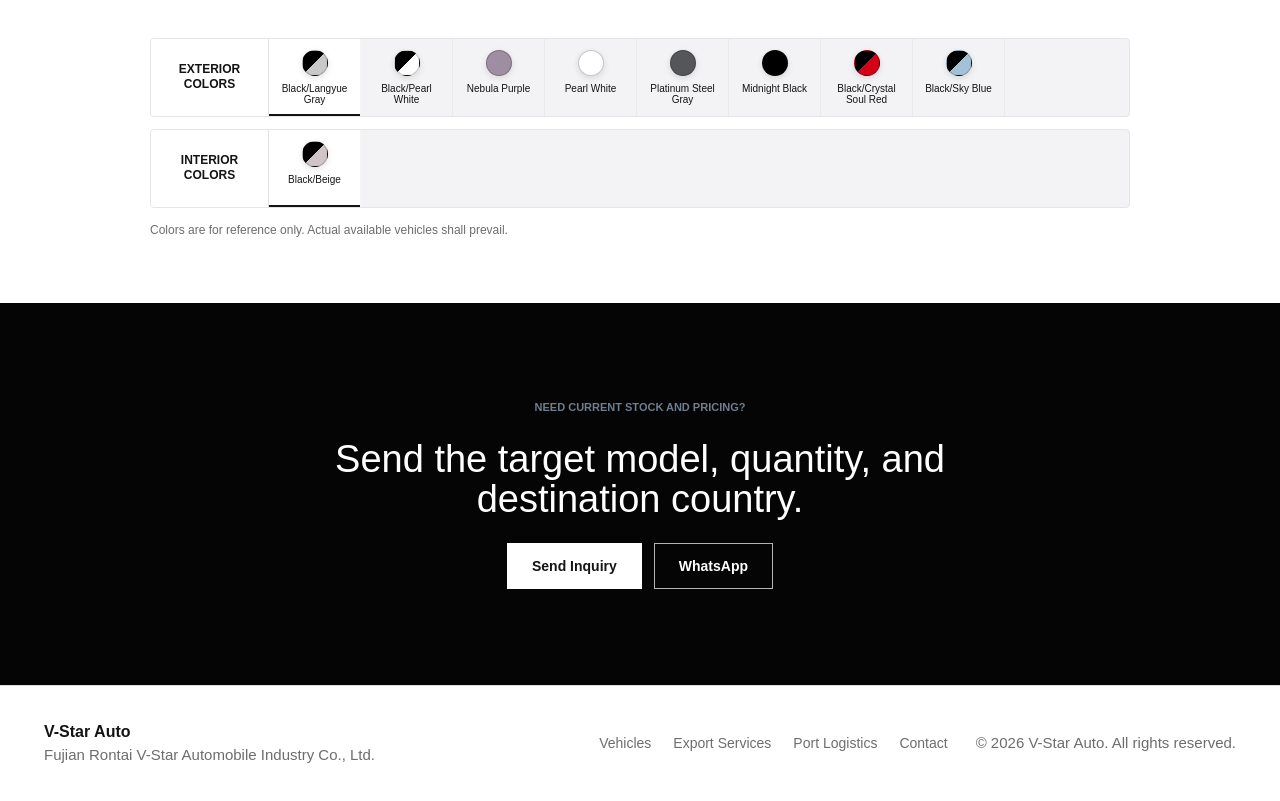
<file: vehicle-detail.html>
<!DOCTYPE html>
<html lang="en">
  <head>
    <meta charset="UTF-8" />
    <meta name="viewport" content="width=device-width, initial-scale=1.0" />
    <title>Vehicle Detail | V-Star Auto</title>
    <meta name="description" content="Review V-Star Auto vehicle model details, reference specifications, and export inquiry options." />
    <link rel="stylesheet" href="assets/css/styles.css?v=quark-mobile-cardgrid5-20260701" />
  </head>
  <body data-page="vehicle-detail">
    <header class="site-header solid" data-header>
      <a class="brand" href="index.html" aria-label="V-Star Auto home"><span class="brand-mark" aria-hidden="true"></span><span class="brand-text">V-Star Auto</span></a>
      <button class="nav-toggle" type="button" aria-label="Open navigation" aria-expanded="false" data-nav-toggle><span></span><span></span><span></span></button>
      <nav class="site-nav" data-nav>
        <a href="index.html">Home</a><a href="vehicles.html">Vehicles</a><a href="services.html">Export Services</a><a href="about.html">About</a><a href="news.html">News</a><a class="nav-cta" href="contact.html">Send Inquiry</a>
      </nav>
    </header>

    <main class="page-main vehicle-detail-main" data-vehicle-detail>
      <section class="vehicle-detail-hero">
        <div class="vehicle-detail-media">
          <div class="vehicle-photo-placeholder vehicle-photo-placeholder-large" data-detail-photo>
            <span>Exterior photo pending</span>
            <strong data-detail-photo-name>Vehicle model</strong>
          </div>
        </div>
        <div class="vehicle-detail-intro">
          <a class="text-link" href="vehicles.html">Back to Vehicle Center</a>
          <p class="eyebrow" data-detail-meta>Vehicle detail</p>
          <h1 data-detail-name>Loading vehicle detail</h1>
          <p data-detail-summary>Preparing model information for export inquiry.</p>
          <div class="vehicle-tag-list" data-detail-tags></div>
          <div class="hero-actions">
            <a class="button button-dark" href="contact.html" data-detail-inquiry>Request availability</a>
            <a class="button button-outline" href="https://wa.me/8613852965434">WhatsApp</a>
          </div>
        </div>
      </section>

      <section class="section section-tight vehicle-detail-section vehicle-detail-highlight-section">
        <div class="section-heading vehicle-detail-highlight-heading">
          <h2>Core highlights</h2>
        </div>
        <div class="feature-card-grid" data-detail-feature-cards></div>
      </section>

      <section class="section section-tight vehicle-detail-section">
        <div class="section-heading spread">
          <div>
            <p class="eyebrow">Structured parameters</p>
            <h2>Model data arranged as webpage content.</h2>
          </div>
        </div>
        <div class="detail-grid detail-grid-wide">
          <article class="detail-panel">
            <h3>Key specifications</h3>
            <dl class="spec-list" data-detail-specs></dl>
          </article>
          <article class="detail-panel">
            <h3>Configuration notes</h3>
            <dl class="spec-list" data-detail-configuration></dl>
          </article>
        </div>
        <div class="parameter-section-grid" data-detail-parameter-sections></div>
      </section>

      <section class="section dark-band vehicle-detail-gallery-section">
        <div class="section-heading vehicle-gallery-heading">
          <p class="eyebrow">Reference images</p>
          <h2>Model banner images extracted from the supplied sheet.</h2>
          <p>
            These banners are arranged as full-width visual sections so the model page reads like a product page,
            not a poster image pasted into the page.
          </p>
        </div>
        <div class="vehicle-gallery-grid" data-detail-gallery></div>
      </section>

      <section class="section vehicle-detail-interior-section">
        <div class="section-heading vehicle-interior-heading">
          <p class="eyebrow">Interior reference</p>
          <h2>Interior images for cabin, seats, controls, and trim.</h2>
          <p>
            Add six to nine interior reference images for buyers who need cabin materials, seat layout,
            dashboard controls, and trim confirmation before placing an inquiry.
          </p>
        </div>
        <div class="vehicle-interior-grid" data-detail-interior-gallery></div>
      </section>

      <section class="section vehicle-detail-color-section" data-detail-color-section>
        <div class="vehicle-color-block" data-detail-exterior-color-block>
          <h2>Exterior Colors</h2>
          <div class="vehicle-color-grid" data-detail-exterior-colors></div>
        </div>
        <div class="vehicle-color-block" data-detail-interior-color-block>
          <h2>Interior Colors</h2>
          <div class="vehicle-color-grid" data-detail-interior-colors></div>
        </div>
        <p class="vehicle-color-disclaimer" data-detail-color-disclaimer>
          Colors are for reference only. Actual available vehicles shall prevail.
        </p>
      </section>

      <section class="final-cta">
        <p class="eyebrow">Need current stock and pricing?</p>
        <h2>Send the target model, quantity, and destination country.</h2>
        <div class="hero-actions">
          <a class="button button-light" href="contact.html" data-detail-inquiry-secondary>Send Inquiry</a>
          <a class="button button-ghost" href="https://wa.me/8613852965434">WhatsApp</a>
        </div>
      </section>
    </main>

    <footer class="site-footer"><div><strong>V-Star Auto</strong><p>Fujian Rontai V-Star Automobile Industry Co., Ltd.</p></div><div><a href="vehicles.html">Vehicles</a><a href="services.html">Export Services</a><a href="port-logistics.html">Port Logistics</a><a href="contact.html">Contact</a></div><p>&copy; 2026 V-Star Auto. All rights reserved.</p></footer>
    <a class="float-whatsapp" href="https://wa.me/8613852965434" aria-label="Contact V-Star Auto on WhatsApp">WA</a>
    <script src="assets/js/vehicle-data.js?v=quark-mobile-cardgrid5-20260701"></script>
    <script src="assets/js/content-defaults.js?v=quark-mobile-cardgrid5-20260701"></script>
    <script src="assets/js/content-overrides.js?v=quark-mobile-cardgrid5-20260701"></script>
    <script src="assets/js/main.js?v=quark-mobile-cardgrid5-20260701"></script>
  </body>
</html>
</file>
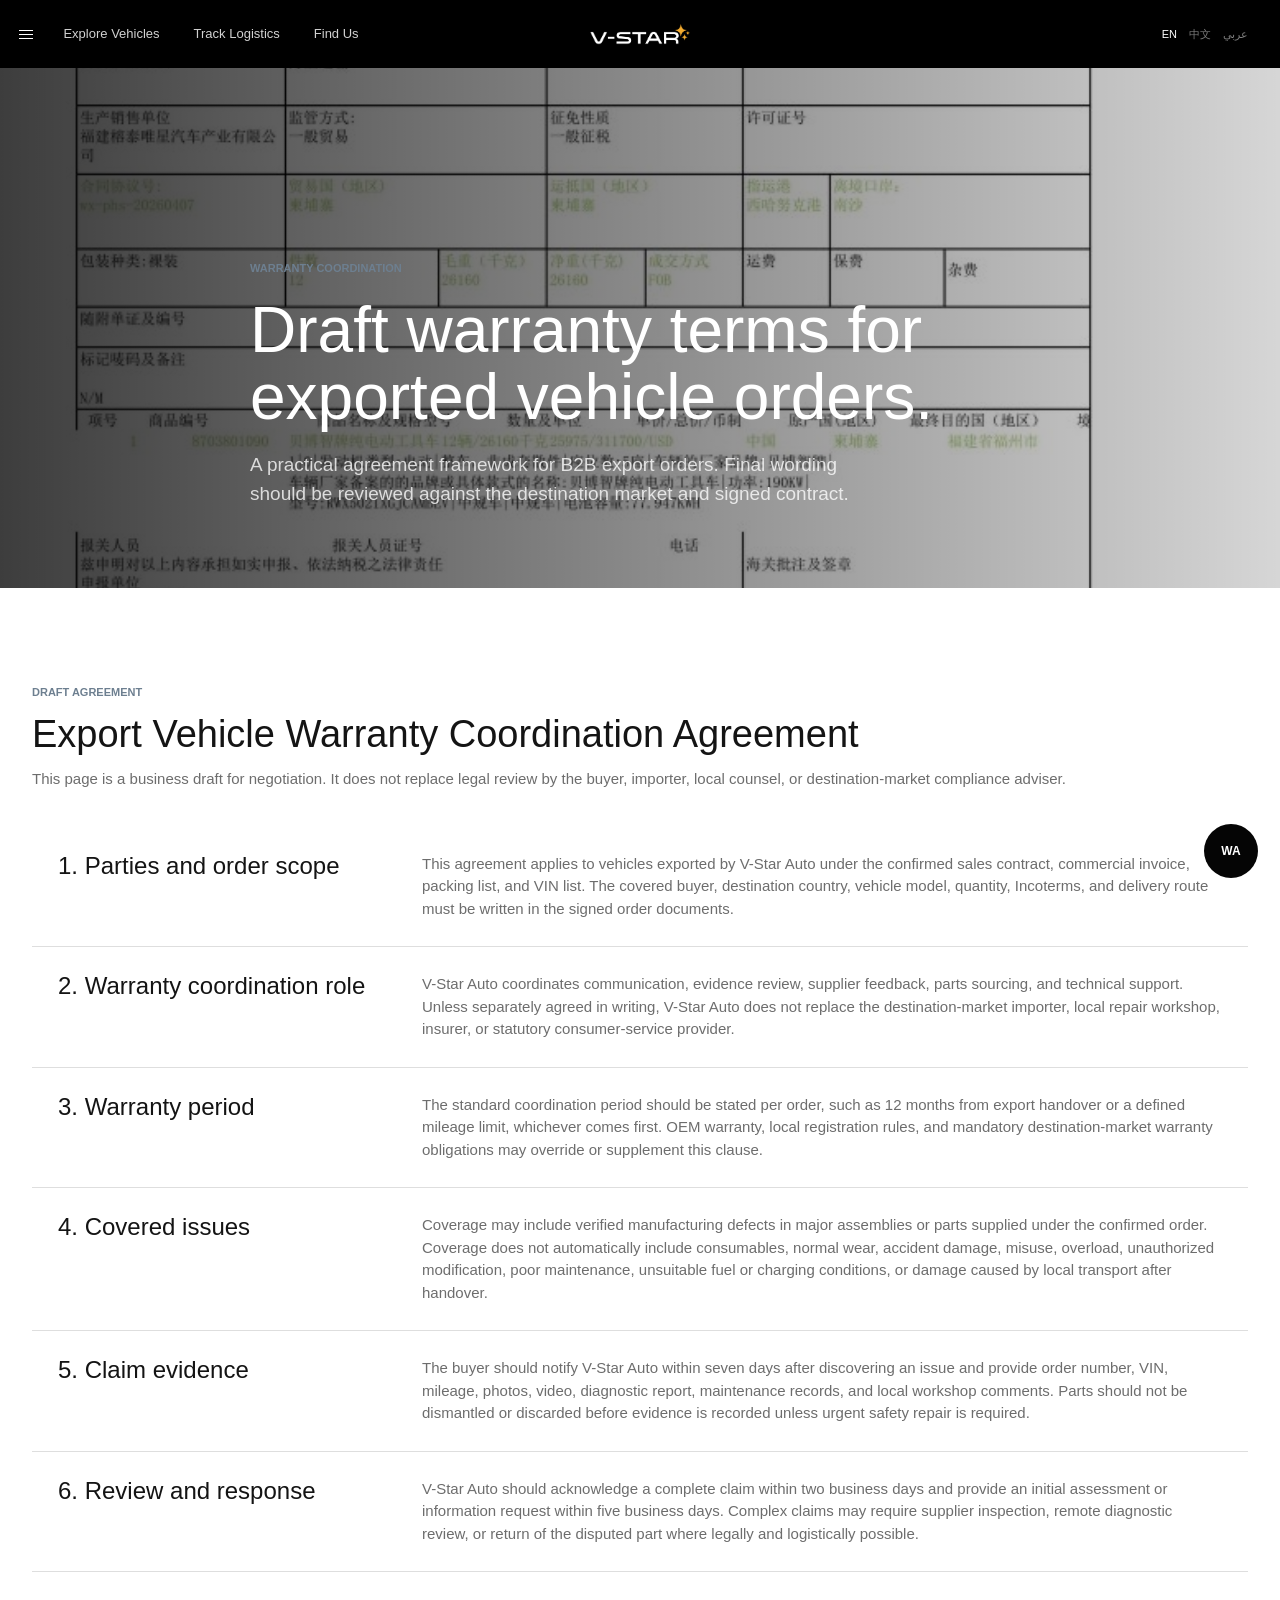
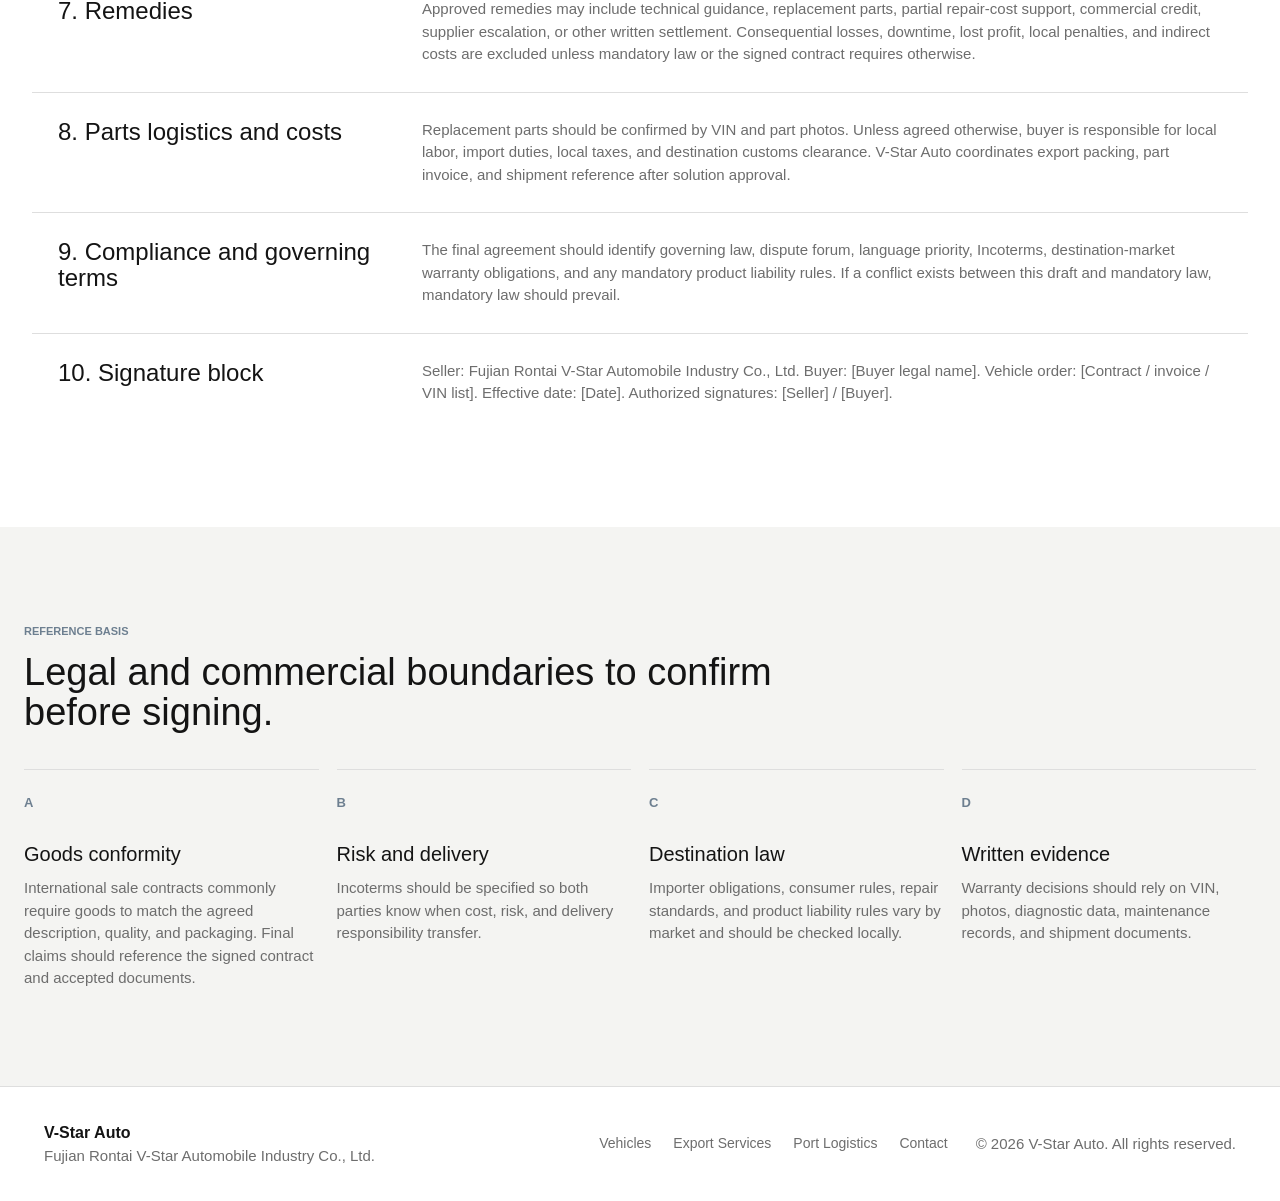
<file: warranty-coordination.html>
<!DOCTYPE html>
<html lang="en">
  <head>
    <meta charset="UTF-8" />
    <meta name="viewport" content="width=device-width, initial-scale=1.0" />
    <title>Warranty Coordination Agreement | V-Star Auto</title>
    <meta name="description" content="Draft export vehicle warranty coordination agreement for V-Star Auto buyers, covering scope, claims, evidence, remedies, and legal review notes." />
    <link rel="stylesheet" href="assets/css/styles.css?v=quark-mobile-cardgrid5-20260701" />
  </head>
  <body data-page="warranty-coordination">
    <header class="site-header solid" data-header>
      <a class="brand" href="index.html" aria-label="V-Star Auto home"><span class="brand-mark" aria-hidden="true"></span><span class="brand-text">V-Star Auto</span></a>
      <button class="nav-toggle" type="button" aria-label="Open navigation" aria-expanded="false" data-nav-toggle><span></span><span></span><span></span></button>
      <nav class="site-nav" data-nav>
        <a href="index.html">Home</a><a href="vehicles.html">Vehicles</a><a href="services.html">Export Services</a><a href="contact.html">Contact</a>
      </nav>
    </header>

    <main class="page-main">
      <section class="page-hero">
        <img src="assets/img/customs-doc.jpg" alt="Export warranty documents and claim records" loading="eager" decoding="async" fetchpriority="high" />
        <div>
          <p class="eyebrow">Warranty coordination</p>
          <h1>Draft warranty terms for exported vehicle orders.</h1>
          <p>A practical agreement framework for B2B export orders. Final wording should be reviewed against the destination market and signed contract.</p>
        </div>
      </section>

      <section class="section">
        <div class="section-heading wide-heading">
          <p class="eyebrow">Draft agreement</p>
          <h2>Export Vehicle Warranty Coordination Agreement</h2>
          <p>This page is a business draft for negotiation. It does not replace legal review by the buyer, importer, local counsel, or destination-market compliance adviser.</p>
        </div>

        <div class="agreement-shell">
          <article><h3>1. Parties and order scope</h3><p>This agreement applies to vehicles exported by V-Star Auto under the confirmed sales contract, commercial invoice, packing list, and VIN list. The covered buyer, destination country, vehicle model, quantity, Incoterms, and delivery route must be written in the signed order documents.</p></article>
          <article><h3>2. Warranty coordination role</h3><p>V-Star Auto coordinates communication, evidence review, supplier feedback, parts sourcing, and technical support. Unless separately agreed in writing, V-Star Auto does not replace the destination-market importer, local repair workshop, insurer, or statutory consumer-service provider.</p></article>
          <article><h3>3. Warranty period</h3><p>The standard coordination period should be stated per order, such as 12 months from export handover or a defined mileage limit, whichever comes first. OEM warranty, local registration rules, and mandatory destination-market warranty obligations may override or supplement this clause.</p></article>
          <article><h3>4. Covered issues</h3><p>Coverage may include verified manufacturing defects in major assemblies or parts supplied under the confirmed order. Coverage does not automatically include consumables, normal wear, accident damage, misuse, overload, unauthorized modification, poor maintenance, unsuitable fuel or charging conditions, or damage caused by local transport after handover.</p></article>
          <article><h3>5. Claim evidence</h3><p>The buyer should notify V-Star Auto within seven days after discovering an issue and provide order number, VIN, mileage, photos, video, diagnostic report, maintenance records, and local workshop comments. Parts should not be dismantled or discarded before evidence is recorded unless urgent safety repair is required.</p></article>
          <article><h3>6. Review and response</h3><p>V-Star Auto should acknowledge a complete claim within two business days and provide an initial assessment or information request within five business days. Complex claims may require supplier inspection, remote diagnostic review, or return of the disputed part where legally and logistically possible.</p></article>
          <article><h3>7. Remedies</h3><p>Approved remedies may include technical guidance, replacement parts, partial repair-cost support, commercial credit, supplier escalation, or other written settlement. Consequential losses, downtime, lost profit, local penalties, and indirect costs are excluded unless mandatory law or the signed contract requires otherwise.</p></article>
          <article><h3>8. Parts logistics and costs</h3><p>Replacement parts should be confirmed by VIN and part photos. Unless agreed otherwise, buyer is responsible for local labor, import duties, local taxes, and destination customs clearance. V-Star Auto coordinates export packing, part invoice, and shipment reference after solution approval.</p></article>
          <article><h3>9. Compliance and governing terms</h3><p>The final agreement should identify governing law, dispute forum, language priority, Incoterms, destination-market warranty obligations, and any mandatory product liability rules. If a conflict exists between this draft and mandatory law, mandatory law should prevail.</p></article>
          <article><h3>10. Signature block</h3><p>Seller: Fujian Rontai V-Star Automobile Industry Co., Ltd. Buyer: [Buyer legal name]. Vehicle order: [Contract / invoice / VIN list]. Effective date: [Date]. Authorized signatures: [Seller] / [Buyer].</p></article>
        </div>
      </section>

      <section class="section muted-band">
        <div class="section-heading">
          <p class="eyebrow">Reference basis</p>
          <h2>Legal and commercial boundaries to confirm before signing.</h2>
        </div>
        <div class="process-grid">
          <article><span>A</span><h3>Goods conformity</h3><p>International sale contracts commonly require goods to match the agreed description, quality, and packaging. Final claims should reference the signed contract and accepted documents.</p></article>
          <article><span>B</span><h3>Risk and delivery</h3><p>Incoterms should be specified so both parties know when cost, risk, and delivery responsibility transfer.</p></article>
          <article><span>C</span><h3>Destination law</h3><p>Importer obligations, consumer rules, repair standards, and product liability rules vary by market and should be checked locally.</p></article>
          <article><span>D</span><h3>Written evidence</h3><p>Warranty decisions should rely on VIN, photos, diagnostic data, maintenance records, and shipment documents.</p></article>
        </div>
      </section>
    </main>

    <footer class="site-footer"><div><strong>V-Star Auto</strong><p>Fujian Rontai V-Star Automobile Industry Co., Ltd.</p></div><div><a href="vehicles.html">Vehicles</a><a href="services.html">Export Services</a><a href="port-logistics.html">Port Logistics</a><a href="contact.html">Contact</a></div><p>&copy; 2026 V-Star Auto. All rights reserved.</p></footer>
    <a class="float-whatsapp" href="https://wa.me/8613852965434" aria-label="Contact V-Star Auto on WhatsApp">WA</a>
    <script src="assets/js/content-defaults.js?v=quark-mobile-cardgrid5-20260701"></script>
    <script src="assets/js/content-overrides.js?v=quark-mobile-cardgrid5-20260701"></script>
    <script src="assets/js/main.js?v=quark-mobile-cardgrid5-20260701"></script>
  </body>
</html>
</file>
<file: assets/css/styles.css>
:root {
  --black: #050505;
  --ink: #141414;
  --charcoal: #262626;
  --gray: #6d6d6d;
  --line: #dedede;
  --soft: #f4f4f2;
  --white: #ffffff;
  --steel: #6d7f90;
  --steel-dark: #415260;
  --max: 1280px;
  --motion-quick: 180ms cubic-bezier(0.22, 1, 0.36, 1);
  --motion-panel: 560ms cubic-bezier(0.19, 1, 0.22, 1);
  --motion-soft: 260ms cubic-bezier(0.22, 1, 0.36, 1);
}

* {
  box-sizing: border-box;
}

html {
  scroll-behavior: smooth;
  scrollbar-width: none;
  -ms-overflow-style: none;
}

body {
  margin: 0;
  background: var(--white);
  color: var(--ink);
  font-family: Arial, "Helvetica Neue", Helvetica, sans-serif;
  line-height: 1.5;
  scrollbar-width: none;
  -ms-overflow-style: none;
}

html::-webkit-scrollbar,
body::-webkit-scrollbar,
*::-webkit-scrollbar {
  display: none;
  width: 0;
  height: 0;
}

* {
  scrollbar-width: none;
}

body.nav-open {
  overflow: hidden;
}

body.sidebar-open,
body.sidebar-closing {
  overflow: hidden;
}

img {
  display: block;
  max-width: 100%;
}

a {
  color: inherit;
  text-decoration: none;
}

p,
h1,
h2,
h3 {
  margin: 0;
}

h1,
h2,
h3 {
  font-weight: 500;
  line-height: 1.05;
}

h1 {
  max-width: 780px;
  font-size: 64px;
  letter-spacing: 0;
}

.hero h1 span {
  display: block;
}

body[data-language="zh"] .hero-home h1 {
  max-width: 980px;
  white-space: nowrap;
}

body[data-language="zh"] .hero-home h1 span {
  display: inline;
}

body[data-language="zh"] .page-hero h1 {
  max-width: 1120px;
  white-space: nowrap;
}

body[data-language="zh"] .section-heading,
html[lang="zh-CN"] .section-heading,
body[data-language="zh"] .section-heading.spread > div,
html[lang="zh-CN"] .section-heading.spread > div {
  max-width: min(1120px, 100%);
}

body[data-language="zh"] .section-heading h2,
html[lang="zh-CN"] .section-heading h2 {
  max-width: none;
  white-space: nowrap;
}

h2 {
  font-size: 38px;
  letter-spacing: 0;
}

h3 {
  font-size: 20px;
  letter-spacing: 0;
}

p {
  color: var(--gray);
  font-size: 15px;
}

.site-header {
  position: fixed;
  top: 0;
  left: 0;
  z-index: 190;
  display: flex;
  width: 100%;
  align-items: center;
  gap: 16px;
  min-height: 68px;
  padding: 0 12px;
  background: #000;
  color: var(--white);
  transition: background var(--motion-quick), color var(--motion-quick), border-color var(--motion-quick), opacity var(--motion-quick);
}

.site-header.solid,
.site-header.is-scrolled,
body.nav-open .site-header,
body.sidebar-open .site-header {
  background: #000;
  color: var(--white);
  border-bottom: 0;
}

.brand {
  position: absolute;
  top: 50%;
  left: 50%;
  order: 2;
  display: inline-flex;
  align-items: center;
  gap: 0;
  font-size: 0;
  font-weight: 600;
  transform: translate(-50%, -50%);
}

.brand-mark {
  display: block;
  width: 116px;
  height: 22px;
  background: url("../img/vstar-logo-original.png") center / contain no-repeat;
  font-size: 0;
  line-height: 0;
}

.brand-text {
  position: absolute;
  width: 1px;
  height: 1px;
  overflow: hidden;
  clip: rect(0 0 0 0);
  white-space: nowrap;
}

.site-nav {
  order: 2;
  display: flex;
  align-self: stretch;
  align-items: center;
  gap: 0;
  width: 100%;
  margin-left: 0;
  font-size: 13px;
}

.nav-primary {
  display: flex;
  height: 100%;
  align-items: center;
  gap: 34px;
  margin-left: 8px;
}

.nav-primary a {
  color: rgba(255, 255, 255, 0.92);
  font-size: 13px;
  font-weight: 500;
}

.nav-icons {
  --search-width: 252px;
  position: relative;
  display: flex;
  height: 100%;
  align-items: center;
  justify-content: flex-end;
  gap: 8px;
  margin-left: auto;
  margin-right: 20px;
  min-width: 44px;
}

.nav-search-form {
  display: flex;
  width: 0;
  height: 68px;
  align-items: center;
  justify-content: flex-end;
  opacity: 0;
  overflow: hidden;
  pointer-events: none;
}

.site-header.search-open .nav-search-form {
  animation: searchReveal 260ms cubic-bezier(0.22, 1, 0.36, 1) both;
  pointer-events: auto;
}

.nav-search-form input {
  width: calc(var(--search-width) - 12px);
  height: 36px;
  border: 1px solid rgba(255, 255, 255, 0.54);
  border-radius: 0;
  background: rgba(255, 255, 255, 0.08);
  color: var(--white);
  font: inherit;
  font-size: 13px;
  outline: none;
  padding: 0 12px;
}

.nav-search-form input::placeholder {
  color: rgba(255, 255, 255, 0.58);
}

.nav-search-form input:focus {
  border-color: rgba(255, 255, 255, 0.92);
  background: rgba(255, 255, 255, 0.12);
}

.nav-search-toggle {
  position: relative;
  display: grid;
  flex: 0 0 44px;
  align-self: center;
  width: 44px;
  height: 68px;
  place-items: center;
  border: 0;
  background: transparent;
  color: var(--white);
  cursor: pointer;
  font-size: 0;
  opacity: 0.88;
  padding: 0;
}

.nav-search-toggle::before {
  display: block;
  width: 18px;
  height: 18px;
  margin: auto;
  background: currentColor;
  content: "";
  -webkit-mask: url("data:image/svg+xml,%3Csvg xmlns='http://www.w3.org/2000/svg' viewBox='0 0 24 24'%3E%3Cpath fill='none' stroke='black' stroke-width='2' stroke-linecap='round' d='m21 21-4.3-4.3M10.8 18a7.2 7.2 0 1 1 0-14.4 7.2 7.2 0 0 1 0 14.4Z'/%3E%3C/svg%3E") center / contain no-repeat;
  mask: url("data:image/svg+xml,%3Csvg xmlns='http://www.w3.org/2000/svg' viewBox='0 0 24 24'%3E%3Cpath fill='none' stroke='black' stroke-width='2' stroke-linecap='round' d='m21 21-4.3-4.3M10.8 18a7.2 7.2 0 1 1 0-14.4 7.2 7.2 0 0 1 0 14.4Z'/%3E%3C/svg%3E") center / contain no-repeat;
}

.nav-search-toggle:hover,
.site-header.search-open .nav-search-toggle {
  opacity: 1;
}

.language-switcher {
  display: inline-flex;
  height: 68px;
  align-items: center;
  gap: 12px;
  border: 0;
  direction: ltr;
}

.language-switcher button {
  min-width: 0;
  height: auto;
  border: 0;
  background: transparent;
  color: rgba(255, 255, 255, 0.48);
  cursor: pointer;
  font: inherit;
  font-size: 11px;
  font-weight: 500;
  line-height: 1;
  padding: 0;
}

.language-switcher button:hover,
.language-switcher button.is-active {
  background: transparent;
  color: var(--white);
}

html[dir="rtl"] body {
  direction: rtl;
}

html[dir="rtl"] .site-header,
html[dir="rtl"] .site-nav,
html[dir="rtl"] .nav-icons,
html[dir="rtl"] .language-switcher {
  direction: ltr;
}

html[dir="rtl"] .nav-search-form input {
  direction: rtl;
  text-align: right;
}

@keyframes searchReveal {
  from {
    width: 0;
    opacity: 0;
    transform: translate3d(8px, 0, 0);
  }

  to {
    width: var(--search-width);
    opacity: 1;
    transform: translate3d(0, 0, 0);
  }
}

.nav-item {
  position: relative;
  display: flex;
  align-self: stretch;
  align-items: center;
}

.site-nav a,
.nav-trigger {
  color: currentColor;
  font-weight: 500;
  opacity: 0.82;
}

.nav-trigger {
  height: 100%;
  border: 0;
  background: transparent;
  cursor: pointer;
  font: inherit;
  padding: 0 18px;
}

.nav-trigger span {
  display: inline-flex;
  align-items: center;
  gap: 8px;
}

.nav-trigger span::after {
  width: 5px;
  height: 5px;
  border-right: 1px solid currentColor;
  border-bottom: 1px solid currentColor;
  content: "";
  opacity: 0.75;
  transform: rotate(45deg) translateY(-2px);
}

.site-nav a[aria-current="page"],
.site-nav a:hover,
.nav-item:hover .nav-trigger,
.nav-item:focus-within .nav-trigger,
.nav-item.is-open .nav-trigger,
.nav-item.is-active .nav-trigger {
  opacity: 1;
}

.nav-dropdown {
  position: absolute;
  top: 100%;
  left: 0;
  min-width: 258px;
  border: 1px solid var(--line);
  background: rgba(255, 255, 255, 0.98);
  box-shadow: 0 22px 42px rgba(0, 0, 0, 0.18);
  color: var(--ink);
  opacity: 0;
  padding: 8px 0;
  pointer-events: none;
  transform: translateY(-8px);
  transition: opacity var(--motion-quick), transform var(--motion-quick), visibility var(--motion-quick);
  visibility: hidden;
}

.nav-dropdown a {
  display: flex;
  min-height: 44px;
  align-items: center;
  padding: 0 22px;
  color: var(--ink);
  font-size: 14px;
  opacity: 1;
}

.nav-dropdown a:hover,
.nav-dropdown a[aria-current="page"] {
  background: var(--soft);
}

.nav-item:hover .nav-dropdown,
.nav-item:focus-within .nav-dropdown,
.nav-item.is-open .nav-dropdown {
  opacity: 1;
  pointer-events: auto;
  transform: translateY(0);
  visibility: visible;
}

.nav-cta {
  align-self: center;
  border: 1px solid currentColor;
  border-radius: 0;
  margin-left: 18px;
  padding: 13px 20px;
}

.nav-toggle {
  order: 1;
  display: flex;
  width: 28px;
  height: 58px;
  flex-direction: column;
  align-items: center;
  justify-content: center;
  gap: 3px;
  border: 0;
  background: transparent;
  color: currentColor;
  cursor: pointer;
}

.nav-toggle span {
  display: block;
  width: 14px;
  height: 1px;
  margin: 0;
  background: currentColor;
}

.sidebar-panel {
  position: fixed;
  inset: 58px auto 0 0;
  z-index: 180;
  display: block;
  width: 392px;
  max-width: 92vw;
  overflow-y: auto;
  overscroll-behavior: contain;
  scrollbar-width: none;
  -ms-overflow-style: none;
  background: #000;
  color: var(--white);
  opacity: 0;
  box-shadow: none;
  padding: 30px 44px 44px;
  backface-visibility: hidden;
  contain: layout paint;
  transform: translate3d(calc(-100% - 1px), 0, 0);
  transform-origin: left center;
  will-change: transform, opacity;
}

.sidebar-panel::-webkit-scrollbar {
  display: none;
  width: 0;
  height: 0;
}

body.sidebar-open .sidebar-panel {
  animation: sidebarPanelIn var(--motion-panel) both;
}

body.sidebar-closing .sidebar-panel {
  animation: sidebarPanelOut 420ms cubic-bezier(0.55, 0, 0.1, 1) both;
}

.sidebar-backdrop {
  position: fixed;
  inset: 58px 0 0;
  z-index: 170;
  border: 0;
  background: transparent;
  cursor: pointer;
  opacity: 0;
  pointer-events: none;
}

body.sidebar-open .sidebar-backdrop {
  animation: sidebarBackdropIn var(--motion-soft) both;
  pointer-events: auto;
}

body.sidebar-closing .sidebar-backdrop {
  animation: sidebarBackdropOut var(--motion-soft) both;
  pointer-events: auto;
}

.sidebar-top {
  display: flex;
  align-items: center;
  gap: 18px;
  border-bottom: 1px solid #d7d7d7;
  background: var(--white);
  padding: 0 24px;
  color: var(--charcoal);
  font-size: 15px;
}

.sidebar-close {
  position: relative;
  width: 42px;
  height: 42px;
  border: 1px solid #cfcfcf;
  background: transparent;
  color: var(--ink);
  cursor: pointer;
  transition: background var(--motion-quick), border-color var(--motion-quick);
}

.sidebar-close:hover {
  background: var(--soft);
  border-color: #b7b7b7;
}

.sidebar-close span {
  position: absolute;
  top: 20px;
  left: 11px;
  display: block;
  width: 18px;
  height: 1px;
  background: currentColor;
}

.sidebar-close span:first-child {
  transform: rotate(45deg);
}

.sidebar-close span:last-child {
  transform: rotate(-45deg);
}

.sidebar-links {
  display: block;
  background: #000;
  border-bottom: 0;
  overflow: visible;
  opacity: 0;
  padding: 0;
  transform: translate3d(-14px, 0, 0);
  will-change: opacity, transform;
}

body.sidebar-open .sidebar-links {
  animation: sidebarLinksIn 420ms cubic-bezier(0.19, 1, 0.22, 1) 80ms both;
}

body.sidebar-closing .sidebar-links {
  animation: sidebarLinksOut 220ms cubic-bezier(0.55, 0, 0.1, 1) both;
}

.sidebar-section {
  display: grid;
  grid-template-columns: 118px 1fr;
  column-gap: 30px;
  border-bottom: 1px solid rgba(255, 255, 255, 0.16);
  padding: 0 0 32px;
  margin: 0 0 32px;
  opacity: 0;
  transform: translate3d(-18px, 0, 0);
}

body.sidebar-open .sidebar-section {
  animation: sidebarItemIn 520ms cubic-bezier(0.19, 1, 0.22, 1) both;
}

body.sidebar-closing .sidebar-section {
  animation: sidebarItemOut 180ms cubic-bezier(0.55, 0, 0.1, 1) both;
}

body.sidebar-open .sidebar-section:nth-child(2) {
  animation-delay: 45ms;
}

body.sidebar-open .sidebar-section:nth-child(3) {
  animation-delay: 90ms;
}

body.sidebar-open .sidebar-section:nth-child(4) {
  animation-delay: 135ms;
}

body.sidebar-open .sidebar-section:nth-child(5) {
  animation-delay: 180ms;
}

@keyframes sidebarPanelIn {
  from {
    opacity: 0;
    transform: translate3d(calc(-100% - 1px), 0, 0);
  }

  to {
    opacity: 1;
    transform: translate3d(0, 0, 0);
  }
}

@keyframes sidebarPanelOut {
  from {
    opacity: 1;
    transform: translate3d(0, 0, 0);
  }

  to {
    opacity: 0;
    transform: translate3d(calc(-100% - 1px), 0, 0);
  }
}

@keyframes sidebarBackdropIn {
  from {
    opacity: 0;
  }

  to {
    opacity: 1;
  }
}

@keyframes sidebarBackdropOut {
  from {
    opacity: 1;
  }

  to {
    opacity: 0;
  }
}

@keyframes sidebarLinksIn {
  from {
    opacity: 0;
    transform: translate3d(-14px, 0, 0);
  }

  to {
    opacity: 1;
    transform: translate3d(0, 0, 0);
  }
}

@keyframes sidebarLinksOut {
  from {
    opacity: 1;
    transform: translate3d(0, 0, 0);
  }

  to {
    opacity: 0;
    transform: translate3d(-10px, 0, 0);
  }
}

@keyframes sidebarItemIn {
  from {
    opacity: 0;
    transform: translate3d(-18px, 0, 0);
  }

  to {
    opacity: 1;
    transform: translate3d(0, 0, 0);
  }
}

@keyframes sidebarItemOut {
  from {
    opacity: 1;
    transform: translate3d(0, 0, 0);
  }

  to {
    opacity: 0;
    transform: translate3d(-12px, 0, 0);
  }
}

@media (prefers-reduced-motion: reduce) {
  .sidebar-panel,
  .sidebar-links,
  .sidebar-section {
    animation: none !important;
    transition-duration: 1ms !important;
  }
}

.sidebar-section h2 {
  color: var(--white);
  font-size: 15px;
  font-weight: 700;
  line-height: 1.2;
  white-space: nowrap;
}

.sidebar-section-links {
  display: grid;
  gap: 16px;
  align-content: start;
  padding-top: 1px;
}

.sidebar-section-links a {
  color: rgba(255, 255, 255, 0.46);
  font-size: 13px;
  font-weight: 600;
  line-height: 1.2;
  transition: color var(--motion-quick), opacity var(--motion-quick);
}

.sidebar-section-links a:hover,
.sidebar-section-links a[aria-current="page"] {
  color: rgba(255, 255, 255, 0.94);
}

.sidebar-section-links .sidebar-feature {
  margin-bottom: 8px;
}

.sidebar-group {
  border-bottom: 1px solid #ececec;
}

.sidebar-summary {
  display: flex;
  min-height: 56px;
  align-items: center;
  justify-content: flex-start;
  gap: 12px;
  width: 100%;
  border: 0;
  background: transparent;
  color: var(--ink);
  font: inherit;
  padding: 0 32px;
  text-align: left;
  cursor: pointer;
  transition: background var(--motion-quick), color var(--motion-quick);
}

.sidebar-summary:hover,
.sidebar-group.is-open .sidebar-summary,
.sidebar-group.is-active .sidebar-summary {
  background: var(--soft);
}

.sidebar-summary span {
  font-size: 16px;
  font-weight: 400;
  line-height: 1;
}

.sidebar-summary i {
  order: -1;
  color: #777;
  font-style: normal;
  font-size: 20px;
  line-height: 1;
  transform: rotate(0deg);
  transition: transform var(--motion-quick), color var(--motion-quick);
}

.sidebar-group.is-open .sidebar-summary i {
  transform: rotate(90deg);
  color: var(--ink);
}

.sidebar-submenu {
  display: grid;
  border-top: 1px solid #ececec;
  background: #fafafa;
  max-height: 0;
  opacity: 0;
  overflow: hidden;
  padding: 0;
  transform: translateY(-4px);
  transition: max-height var(--motion-panel), opacity var(--motion-soft), padding var(--motion-panel), transform var(--motion-soft);
}

.sidebar-group.is-open .sidebar-submenu {
  max-height: 220px;
  opacity: 1;
  padding: 4px 0 10px;
  transform: translateY(0);
}

.sidebar-submenu a {
  display: flex;
  min-height: 38px;
  align-items: center;
  padding: 0 32px 0 64px;
  color: #555;
  font-size: 13px;
  opacity: 0;
  transform: translateX(-8px);
  transition: background var(--motion-quick), color var(--motion-quick), opacity var(--motion-soft), transform var(--motion-soft);
}

.sidebar-group.is-open .sidebar-submenu a {
  opacity: 1;
  transform: translateX(0);
}

.sidebar-submenu a:hover,
.sidebar-submenu a[aria-current="page"] {
  background: var(--white);
  color: var(--ink);
}

.sidebar-utility {
  display: grid;
  align-content: start;
  padding: 18px 0;
}

.sidebar-utility a {
  display: flex;
  min-height: 42px;
  align-items: center;
  padding: 0 32px;
  color: #555;
  font-size: 14px;
}

.sidebar-utility a:hover {
  color: var(--ink);
}

.sidebar-contact {
  display: grid;
  gap: 6px;
  border-top: 1px solid #d7d7d7;
  background: var(--white);
  padding: 22px 32px 26px;
}

.sidebar-contact p {
  color: var(--ink);
  font-size: 14px;
  font-weight: 700;
}

.sidebar-contact span {
  color: var(--gray);
  font-size: 13px;
}

.hero {
  position: relative;
  min-height: 100svh;
  overflow: hidden;
  background: var(--black);
  color: var(--white);
  touch-action: pan-y;
}

.hero-slide {
  position: absolute;
  inset: 0;
  opacity: 0;
  transform: scale(1.02);
  transition: opacity 900ms ease, transform 1200ms ease;
}

.hero-slide img {
  width: 100%;
  height: 100%;
  object-fit: cover;
}

.hero-slide.is-active {
  opacity: 1;
  transform: scale(1);
}

.hero-nav-button {
  position: absolute;
  top: 50%;
  z-index: 3;
  display: inline-flex;
  width: 48px;
  height: 48px;
  align-items: center;
  justify-content: center;
  border: 1px solid rgba(255, 255, 255, 0.42);
  border-radius: 50%;
  background: rgba(0, 0, 0, 0.34);
  color: var(--white);
  cursor: pointer;
  transform: translateY(-50%);
  transition: background 180ms ease, border-color 180ms ease;
}

.hero-nav-button:hover,
.hero-nav-button:focus-visible {
  border-color: rgba(255, 255, 255, 0.82);
  background: rgba(0, 0, 0, 0.58);
}

.hero-nav-button span {
  margin-top: -2px;
  font-size: 42px;
  font-weight: 300;
  line-height: 1;
}

.hero-nav-prev {
  left: clamp(14px, 2vw, 24px);
}

.hero-nav-next {
  right: clamp(14px, 2vw, 24px);
}

.hero-overlay {
  position: absolute;
  inset: 0;
  background: linear-gradient(90deg, rgba(0, 0, 0, 0.78), rgba(0, 0, 0, 0.32), rgba(0, 0, 0, 0.08));
}

.hero-content {
  position: relative;
  z-index: 2;
  display: flex;
  min-height: 100svh;
  max-width: var(--max);
  flex-direction: column;
  justify-content: center;
  gap: 22px;
  margin: 0 auto;
  padding: 120px 32px 150px;
}

.hero-content p:not(.eyebrow) {
  max-width: 520px;
  color: rgba(255, 255, 255, 0.82);
  font-size: 18px;
}

.hero-actions {
  display: flex;
  flex-wrap: wrap;
  gap: 12px;
  align-items: center;
}

.button {
  display: inline-flex;
  min-height: 46px;
  align-items: center;
  justify-content: center;
  border: 1px solid transparent;
  padding: 0 24px;
  font-size: 14px;
  font-weight: 600;
  transition: background 180ms ease, color 180ms ease, border-color 180ms ease;
}

.button-light {
  background: var(--white);
  color: var(--ink);
}

.button-light:hover {
  background: #dfe6eb;
}

.button-ghost {
  border-color: rgba(255, 255, 255, 0.7);
  color: var(--white);
}

.button-ghost:hover {
  background: rgba(255, 255, 255, 0.12);
}

.button-dark {
  background: var(--black);
  color: var(--white);
}

.button-dark:hover {
  background: var(--steel-dark);
}

.button-outline {
  border-color: var(--ink);
  color: var(--ink);
}

.button-outline:hover {
  background: var(--soft);
}

.eyebrow {
  color: var(--steel);
  font-size: 11px;
  font-weight: 700;
  text-transform: uppercase;
}

.section,
.split-section,
.final-cta,
.contact-layout {
  max-width: var(--max);
  margin: 0 auto;
  padding: 96px 32px;
}

.section-tight {
  padding-top: 92px;
  padding-bottom: 92px;
}

.section-heading {
  display: grid;
  gap: 14px;
  max-width: 760px;
  margin-bottom: 36px;
}

.section-heading.spread {
  max-width: none;
  grid-template-columns: 1fr auto;
  align-items: end;
}

.section-heading.spread > div {
  display: grid;
  gap: 18px;
  max-width: 740px;
}

.section-heading.wide-heading {
  max-width: 1040px;
}

.section-heading.wide-heading h2 {
  white-space: nowrap;
}

#credentials .section-heading {
  max-width: 1120px;
}

.credential-grid,
.process-grid,
.news-strip,
.article-grid,
.vehicle-preview,
.stats-row {
  display: grid;
  gap: 18px;
}

.credential-grid {
  grid-template-columns: repeat(5, minmax(0, 1fr));
}

.credential-card {
  display: grid;
  min-height: 390px;
  align-content: start;
  border: 1px solid var(--line);
  border-radius: 8px;
  background: var(--white);
  padding: 18px;
  text-align: left;
  cursor: pointer;
}

.credential-card img {
  width: 100%;
  height: 178px;
  margin-top: 14px;
  border: 1px solid var(--line);
  border-radius: 6px;
  background: var(--soft);
  object-fit: contain;
}

.credential-card span,
.process-grid span,
.timeline span {
  color: var(--steel);
  font-size: 13px;
  font-weight: 700;
}

.credential-card h3,
.process-grid h3,
.timeline h2 {
  margin: 30px 0 12px;
  text-wrap: balance;
}

.credential-card h3 {
  margin-top: 18px;
}

.dark-band {
  max-width: none;
  background: var(--black);
  color: var(--white);
}

.dark-band .split-media,
.dark-band .split-copy {
  max-width: 590px;
}

.split-section {
  display: grid;
  grid-template-columns: minmax(0, 1.12fr) minmax(380px, 0.88fr);
  gap: 56px;
  align-items: center;
}

.split-section.dark-band {
  padding-right: max(24px, calc((100vw - var(--max)) / 2 + 24px));
  padding-left: max(24px, calc((100vw - var(--max)) / 2 + 24px));
}

.map-embed {
  position: relative;
  min-height: 460px;
  overflow: hidden;
  border: 1px solid rgba(255, 255, 255, 0.2);
  border-radius: 8px;
  background: #111;
}

.map-embed iframe {
  position: absolute;
  inset: 0;
  width: 100%;
  height: 100%;
  border: 0;
  filter: none;
}

.port-network-visual {
  min-height: 460px;
  background:
    radial-gradient(circle at 48% 30%, rgba(255, 255, 255, 0.16), transparent 18%),
    radial-gradient(circle at 72% 46%, rgba(71, 132, 199, 0.24), transparent 22%),
    linear-gradient(135deg, #101820 0%, #182631 46%, #071016 100%);
}

.port-network-canvas,
.port-network-layer {
  position: absolute;
  inset: 0;
  width: 100%;
  height: 100%;
}

.port-network-canvas {
  z-index: 1;
}

.port-network-layer {
  z-index: 2;
}

.network-node {
  position: absolute;
  display: grid;
  grid-template-columns: 18px max-content;
  gap: 3px 10px;
  align-items: center;
  transform: translate(-50%, -50%);
  pointer-events: none;
}

.network-node i {
  grid-row: 1 / span 2;
  display: block;
  width: 18px;
  height: 18px;
  border: 3px solid var(--white);
  border-radius: 999px;
  background: #f04a3a;
  box-shadow: 0 0 0 8px rgba(240, 74, 58, 0.16), 0 8px 18px rgba(0, 0, 0, 0.38);
}

.network-node:not(.network-node-base) i {
  background: #2b78d4;
  box-shadow: 0 0 0 8px rgba(43, 120, 212, 0.16), 0 8px 18px rgba(0, 0, 0, 0.38);
}

.network-node strong,
.network-node small {
  width: fit-content;
  border-radius: 999px;
  background: rgba(0, 0, 0, 0.84);
  color: var(--white);
  padding: 6px 11px;
  line-height: 1;
  white-space: nowrap;
  box-shadow: 0 8px 18px rgba(0, 0, 0, 0.24);
}

.network-node strong {
  font-size: 13px;
}

.network-node small {
  color: rgba(255, 255, 255, 0.72);
  font-size: 11px;
}

.network-node-base {
  top: 33%;
  left: 47%;
}

.network-node-jiangyin {
  top: 31%;
  left: 68%;
}

.network-node-pingtan {
  top: 53%;
  left: 72%;
}

.network-node-xiamen {
  top: 78%;
  left: 31%;
}

.port-network-note {
  position: absolute;
  right: 18px;
  bottom: 16px;
  z-index: 3;
  max-width: 300px;
  margin: 0;
  border-left: 3px solid rgba(255, 255, 255, 0.72);
  color: rgba(255, 255, 255, 0.72);
  padding-left: 12px;
  font-size: 12px;
  line-height: 1.4;
}

.map-embed-large {
  min-height: 520px;
  border-color: var(--line);
  background: var(--soft);
}

.map-actions {
  display: flex;
  flex-wrap: wrap;
  gap: 12px;
  align-items: center;
}

.map-actions-dark .button {
  min-width: 150px;
}

.port-map-panel {
  min-height: 460px;
}

.interactive-port-map {
  position: relative;
  z-index: 0;
  width: 100%;
  min-height: 460px;
  isolation: isolate;
  overflow: hidden;
  border: 1px solid rgba(255, 255, 255, 0.22);
  background: #111;
}

.home-port-map {
  border-radius: 8px;
}

.interactive-port-map .map-fallback-image {
  position: absolute;
  inset: 0;
  width: 100%;
  height: 100%;
  object-fit: cover;
}

.interactive-port-map.is-loaded .map-fallback-image {
  display: none;
}

.interactive-port-map .leaflet-container,
.interactive-port-map.leaflet-container {
  font: inherit;
}

.interactive-port-map .leaflet-popup-content-wrapper,
.interactive-port-map .leaflet-popup-tip {
  border-radius: 0;
}

.interactive-port-map .leaflet-popup-content {
  display: grid;
  gap: 4px;
  margin: 12px 14px;
  color: var(--ink);
  font-size: 13px;
}

.map-marker-label {
  display: flex;
  align-items: center;
  gap: 7px;
  transform: translate(-12px, -14px);
  white-space: nowrap;
}

.map-marker-pin {
  display: block;
  width: 18px;
  height: 18px;
  border: 2px solid var(--white);
  border-radius: 999px;
  background: #d93428;
  box-shadow: 0 0 0 2px rgba(0, 0, 0, 0.18);
}

.map-marker-pin.is-port {
  background: #0b4ea2;
}

.map-marker-label strong {
  display: block;
  border-radius: 999px;
  background: rgba(0, 0, 0, 0.84);
  color: var(--white);
  padding: 5px 9px;
  font-size: 12px;
  line-height: 1;
  box-shadow: 0 4px 12px rgba(0, 0, 0, 0.2);
}

.location-panel {
  padding-top: 40px;
}

.split-media img,
.vehicle-preview img,
.news-strip img,
.article-card img,
.page-hero img {
  width: 100%;
  height: 100%;
  object-fit: cover;
}

.split-media {
  min-height: 440px;
}

.split-copy {
  display: grid;
  gap: 20px;
}

.split-copy p {
  max-width: 560px;
}

.text-link {
  display: inline-flex;
  width: fit-content;
  border-bottom: 1px solid currentColor;
  color: var(--ink);
  font-weight: 600;
}

.dark-band .text-link,
.dark-band p {
  color: rgba(255, 255, 255, 0.75);
}

.muted-band {
  max-width: none;
  background: var(--soft);
  padding-right: max(24px, calc((100vw - var(--max)) / 2 + 24px));
  padding-left: max(24px, calc((100vw - var(--max)) / 2 + 24px));
}

.process-grid {
  grid-template-columns: repeat(4, 1fr);
}

.process-grid article,
.stats-row div {
  border-top: 1px solid var(--line);
  padding-top: 20px;
}

.trust-grid article {
  min-height: 168px;
}

.reason-grid {
  grid-template-columns: repeat(auto-fit, minmax(210px, 1fr));
}

.reason-grid article {
  min-height: 158px;
}

.export-flow-line {
  position: relative;
  display: grid;
  grid-template-columns: repeat(4, minmax(0, 1fr));
  gap: 24px;
  padding-top: 34px;
}

.export-flow-line::before {
  position: absolute;
  top: 42px;
  right: calc(12.5% + 8px);
  left: calc(12.5% + 8px);
  border-top: 1px dashed rgba(20, 20, 20, 0.34);
  content: "";
}

.export-flow-line article {
  position: relative;
  display: grid;
  justify-items: start;
  gap: 14px;
  animation: flowNodeIn 520ms var(--motion-soft) both;
}

.export-flow-line article:nth-child(2) {
  animation-delay: 80ms;
}

.export-flow-line article:nth-child(3) {
  animation-delay: 160ms;
}

.export-flow-line article:nth-child(4) {
  animation-delay: 240ms;
}

.export-flow-line span {
  position: relative;
  z-index: 1;
  display: block;
  width: 16px;
  height: 16px;
  border: 2px solid var(--black);
  border-radius: 999px;
  background: var(--white);
  box-shadow: 0 0 0 6px var(--white);
  transition: background var(--motion-quick), transform var(--motion-quick), box-shadow var(--motion-quick);
}

.export-flow-line article:hover span {
  background: var(--black);
  box-shadow: 0 0 0 6px var(--white), 0 0 0 10px rgba(0, 0, 0, 0.08);
  transform: scale(1.08);
}

.export-flow-line h3 {
  margin: 10px 0 0;
  font-size: 24px;
}

.export-flow-line p {
  max-width: 290px;
  min-height: 0;
  border: 0;
  border-radius: 0;
  background: transparent;
  color: var(--gray);
  padding: 0;
  transition: color var(--motion-quick), transform var(--motion-quick);
}

.export-flow-line article:hover p {
  color: var(--ink);
  transform: translateY(-2px);
}

@keyframes flowNodeIn {
  from {
    opacity: 0;
    transform: translateY(12px);
  }
  to {
    opacity: 1;
    transform: translateY(0);
  }
}

.evidence-grid {
  display: grid;
  grid-template-columns: repeat(3, minmax(0, 1fr));
  gap: 20px;
}

.evidence-grid-compact .evidence-card img {
  height: 260px;
}

.evidence-card {
  overflow: hidden;
  border: 1px solid var(--line);
  border-radius: 8px;
  background: var(--white);
}

.evidence-card img {
  width: 100%;
  height: 300px;
  object-fit: cover;
}

.evidence-card div {
  padding: 22px;
}

.evidence-card h3 {
  margin: 10px 0 12px;
}

.evidence-card .text-link {
  display: flex;
  width: fit-content;
  justify-content: flex-end;
  margin: 14px 0 0 auto;
  border-bottom: 0;
  text-align: right;
}

.compact-checks {
  display: grid;
  grid-template-columns: repeat(2, minmax(0, 1fr));
  gap: 10px;
  margin-top: 24px;
}

.compact-checks span {
  border: 1px solid currentColor;
  border-radius: 999px;
  padding: 8px 12px;
  color: inherit;
  font-size: 12px;
  font-weight: 700;
  line-height: 1.2;
}

.vehicle-preview {
  grid-template-columns: repeat(3, 1fr);
}

.vehicle-carousel {
  position: relative;
  overflow: hidden;
  padding-bottom: 58px;
}

.vehicle-carousel .vehicle-preview {
  display: flex;
  gap: 24px;
  grid-template-columns: none;
  perspective: none;
  cursor: grab;
  touch-action: pan-y;
  user-select: none;
  will-change: transform;
  transition: transform 560ms cubic-bezier(0.22, 1, 0.36, 1);
}

.vehicle-carousel .vehicle-preview.is-swiping {
  cursor: grabbing;
}

.vehicle-carousel .vehicle-preview-card {
  flex: 0 0 var(--vehicle-card-width, calc((100% - 48px) / 3));
}

.vehicle-carousel-button {
  position: absolute;
  bottom: 0;
  z-index: 3;
  display: grid;
  width: 34px;
  height: 34px;
  place-items: center;
  border: 0;
  border-radius: 50%;
  background: #e7e7ea;
  color: var(--ink);
  cursor: pointer;
  transform: translateY(0);
  transition: background var(--motion-quick), color var(--motion-quick), transform var(--motion-quick);
}

.vehicle-carousel-button:hover {
  background: var(--black);
  color: var(--white);
  transform: scale(1.06);
}

.vehicle-carousel-button span {
  display: block;
  font-size: 26px;
  line-height: 1;
  transform: translateY(-1px);
}

.vehicle-carousel-prev {
  left: calc(50% - 42px);
}

.vehicle-carousel-next {
  right: auto;
  left: calc(50% + 8px);
}

.vehicle-carousel-button:disabled {
  cursor: default;
  opacity: 0.42;
}

.vehicle-preview.is-exiting-next .vehicle-preview-card {
  opacity: 0;
  transform: translateX(-26px) scale(0.985);
}

.vehicle-preview.is-exiting-prev .vehicle-preview-card {
  opacity: 0;
  transform: translateX(26px) scale(0.985);
}

.vehicle-preview.is-entering-next .vehicle-preview-card {
  animation: vehicleCarouselEnterNext 340ms var(--motion-soft) both;
}

.vehicle-preview.is-entering-prev .vehicle-preview-card {
  animation: vehicleCarouselEnterPrev 340ms var(--motion-soft) both;
}

.vehicle-preview.is-entering-next .vehicle-preview-card:nth-child(2),
.vehicle-preview.is-entering-prev .vehicle-preview-card:nth-child(2) {
  animation-delay: 45ms;
}

.vehicle-preview.is-entering-next .vehicle-preview-card:nth-child(3),
.vehicle-preview.is-entering-prev .vehicle-preview-card:nth-child(3) {
  animation-delay: 90ms;
}

@keyframes vehicleCarouselEnterNext {
  from {
    opacity: 0;
    transform: translateX(28px) scale(0.985);
  }
  to {
    opacity: 1;
    transform: translateX(0) scale(1);
  }
}

@keyframes vehicleCarouselEnterPrev {
  from {
    opacity: 0;
    transform: translateX(-28px) scale(0.985);
  }
  to {
    opacity: 1;
    transform: translateX(0) scale(1);
  }
}

.vehicle-preview-card,
.news-strip article,
.article-card,
.vehicle-card {
  overflow: hidden;
  border: 1px solid var(--line);
  border-radius: 8px;
  background: var(--white);
}

.vehicle-preview-card {
  display: grid;
  color: var(--ink);
  opacity: 1;
  transform: translateX(0) scale(1);
  transition: border-color var(--motion-quick), box-shadow var(--motion-quick), opacity 180ms ease, transform 220ms var(--motion-soft);
}

.vehicle-preview-card:hover {
  border-color: var(--black);
  box-shadow: 0 18px 38px rgba(0, 0, 0, 0.12);
  transform: translateY(-3px);
}

.vehicle-preview.is-exiting-next .vehicle-preview-card:hover,
.vehicle-preview.is-exiting-prev .vehicle-preview-card:hover,
.vehicle-preview.is-entering-next .vehicle-preview-card:hover,
.vehicle-preview.is-entering-prev .vehicle-preview-card:hover {
  box-shadow: none;
}

.vehicle-preview img,
.news-strip img {
  height: 300px;
}

.vehicle-preview div,
.news-strip p,
.article-card div,
.vehicle-card div {
  padding: 22px;
}

.vehicle-preview-card div {
  display: grid;
  gap: 10px;
  align-content: start;
}

.vehicle-preview-card h3 {
  font-size: 22px;
  line-height: 1.15;
}

.vehicle-preview-card p:not(.eyebrow) {
  color: var(--gray);
}

.vehicle-preview-card span {
  display: inline-flex;
  width: fit-content;
  margin-top: 4px;
  border-bottom: 1px solid currentColor;
  font-size: 14px;
  font-weight: 700;
}

.news-showcase-heading {
  max-width: 720px;
  margin: 0 auto 34px;
  text-align: center;
}

.news-showcase-heading h2 {
  text-wrap: balance;
}

.news-carousel {
  position: relative;
  overflow: hidden;
  width: min(100vw, 1480px);
  margin-inline: calc(50% - min(50vw, 740px));
  padding: 0 72px 4px;
}

.news-carousel::before,
.news-carousel::after {
  position: absolute;
  top: 0;
  bottom: 0;
  z-index: 2;
  width: 96px;
  pointer-events: none;
  content: "";
}

.news-carousel::before {
  left: 0;
  background: linear-gradient(90deg, var(--white) 12%, rgba(255, 255, 255, 0));
}

.news-carousel::after {
  right: 0;
  background: linear-gradient(270deg, var(--white) 12%, rgba(255, 255, 255, 0));
}

.news-strip {
  position: relative;
  display: flex;
  grid-template-columns: none;
  align-items: stretch;
  gap: 10px;
  cursor: grab;
  touch-action: pan-y;
  user-select: none;
  will-change: transform;
  transition: transform 560ms cubic-bezier(0.22, 1, 0.36, 1);
}

.news-strip.is-swiping {
  cursor: grabbing;
}

.news-strip::before,
.news-strip::after {
  content: none;
}

.news-strip article {
  display: grid;
  flex: 0 0 var(--news-card-width, 320px);
  min-width: 0;
  overflow: visible;
  border: 0;
  border-radius: 0;
  background: transparent;
}

.news-card-link,
.article-card > a {
  display: grid;
  height: 100%;
  color: inherit;
}

.news-strip .news-card-body {
  display: grid;
  gap: 6px;
  align-content: start;
  min-height: 101px;
  padding: 12px 8px 0;
  text-align: center;
}

.news-strip .news-card-body .eyebrow,
.news-strip .news-card-body p {
  padding: 0;
}

.news-strip .news-card-body .eyebrow {
  display: block;
  overflow: hidden;
  font-size: 9px;
  line-height: 1.2;
  text-overflow: ellipsis;
  white-space: nowrap;
}

.news-strip .news-card-body h3 {
  display: -webkit-box;
  overflow: hidden;
  min-height: 37px;
  margin: 0;
  font-size: 15px;
  font-weight: 700;
  line-height: 1.22;
  text-wrap: balance;
  -webkit-box-orient: vertical;
  -webkit-line-clamp: 2;
}

.news-strip .news-card-body p:not(.eyebrow) {
  display: -webkit-box;
  overflow: hidden;
  color: var(--gray);
  font-size: 11px;
  line-height: 1.35;
  -webkit-box-orient: vertical;
  -webkit-line-clamp: 2;
}

.news-strip article:not(.news-card-featured) img {
  height: 220px;
  border-radius: 6px;
}

.news-strip article:not(.news-card-featured) > p {
  margin: 0;
  padding: 14px 10px 0;
  color: var(--gray);
  font-size: 12px;
  line-height: 1.45;
  text-align: center;
}

.news-strip .news-card-featured {
  min-height: 0;
}

.news-strip .news-card-featured .news-card-link {
  grid-template-rows: auto auto;
}

.news-strip .news-card-featured img {
  height: 220px;
  min-height: 0;
  border-radius: 6px;
}

.news-carousel-button {
  position: absolute;
  top: 110px;
  z-index: 4;
  display: grid;
  width: 38px;
  height: 44px;
  place-items: center;
  border: 1px solid rgba(255, 255, 255, 0.86);
  background: var(--black);
  color: var(--white);
  cursor: pointer;
  box-shadow: 0 10px 24px rgba(0, 0, 0, 0.22);
  transform: translateY(-50%);
  transition: opacity var(--motion-quick), transform var(--motion-quick);
}

.news-carousel-button:hover {
  transform: translateY(-50%) scale(1.04);
}

.news-carousel-button span {
  display: block;
  font-size: 30px;
  line-height: 1;
  transform: translateY(-2px);
}

.news-carousel-prev {
  left: 18px;
}

.news-carousel-next {
  right: 18px;
}

.news-carousel-button:disabled {
  cursor: default;
  opacity: 0.36;
}

.news-showcase-footer {
  display: grid;
  justify-content: center;
  margin-top: 42px;
}

.news-showcase-footer .button {
  min-width: 138px;
  padding-inline: 22px;
}

.final-cta {
  display: grid;
  max-width: none;
  justify-items: center;
  gap: 24px;
  background: var(--black);
  color: var(--white);
  text-align: center;
}

.final-cta h2 {
  max-width: 760px;
}

.page-main {
  padding-top: 68px;
}

.page-hero {
  position: relative;
  display: grid;
  min-height: 520px;
  align-items: end;
  overflow: hidden;
  background: var(--black);
  color: var(--white);
}

.page-hero::after {
  position: absolute;
  inset: 0;
  content: "";
  background: linear-gradient(90deg, rgba(0, 0, 0, 0.76), rgba(0, 0, 0, 0.16));
}

.page-hero img {
  position: absolute;
  inset: 0;
}

.page-hero div {
  position: relative;
  z-index: 2;
  display: grid;
  max-width: var(--max);
  gap: 20px;
  margin: 0 auto;
  padding: 80px 24px;
}

.page-hero p:not(.eyebrow) {
  max-width: 620px;
  color: rgba(255, 255, 255, 0.78);
  font-size: 19px;
}

.page-hero h1.has-mobile-zh-lines span {
  display: inline;
}

.filter-bar {
  display: grid;
  grid-template-columns: repeat(3, 1fr);
  gap: 16px;
  margin-bottom: 34px;
}

label {
  display: grid;
  gap: 8px;
  color: var(--charcoal);
  font-size: 13px;
  font-weight: 700;
}

select,
input,
textarea {
  width: 100%;
  border: 1px solid var(--line);
  border-radius: 4px;
  background: var(--white);
  color: var(--ink);
  font: inherit;
  font-size: 15px;
  padding: 14px;
}

textarea {
  resize: vertical;
}

.vehicle-grid {
  display: grid;
  grid-template-columns: repeat(2, 1fr);
  gap: 20px;
}

.vehicle-card img {
  width: 100%;
  height: 460px;
  object-fit: cover;
  object-position: top center;
}

.vehicle-card-media {
  display: block;
  aspect-ratio: 760 / 507;
  overflow: hidden;
  border-bottom: 1px solid var(--line);
  background: #f2f2f2;
}

.vehicle-card-media img {
  display: block;
  width: 100%;
  height: 100%;
  object-fit: contain;
  object-position: center;
}

.vehicle-photo-placeholder {
  display: grid;
  min-height: 292px;
  align-content: end;
  gap: 8px;
  padding: 22px;
  border-bottom: 1px solid var(--line);
  background:
    linear-gradient(135deg, rgba(255, 255, 255, 0.7), rgba(255, 255, 255, 0)),
    linear-gradient(120deg, #d8dde0, #f3f3f1 46%, #b9c2c9);
  color: var(--ink);
}

.vehicle-photo-placeholder span {
  color: var(--steel-dark);
  font-size: 11px;
  font-weight: 700;
  text-transform: uppercase;
}

.vehicle-photo-placeholder strong {
  max-width: 340px;
  font-size: 28px;
  font-weight: 500;
  line-height: 1;
}

.vehicle-card h2 a {
  transition: color var(--motion-quick);
}

.vehicle-card h2 a:hover {
  color: var(--steel-dark);
}

.vehicle-card .vehicle-card-actions {
  display: flex;
  flex-wrap: nowrap;
  align-items: center;
  justify-content: space-between;
  gap: 10px;
  width: 100%;
  margin-top: 18px;
  padding: 0;
}

.vehicle-card-actions .text-link {
  box-sizing: border-box;
  min-height: 38px;
  align-items: center;
  justify-content: center;
  border: 1px solid var(--black);
  background: var(--black);
  color: var(--white);
  padding: 0 18px;
  font-size: 14px;
  line-height: 1;
  white-space: nowrap;
  transition: background var(--motion-quick), border-color var(--motion-quick), color var(--motion-quick);
}

.vehicle-card-actions .text-link:hover {
  border-color: var(--steel-dark);
  background: var(--steel-dark);
  color: var(--white);
}

.vehicle-grid-specs {
  grid-template-columns: repeat(3, 1fr);
}

.vehicle-grid-specs .vehicle-card {
  display: grid;
  grid-template-rows: auto 1fr;
}

.vehicle-grid-specs .vehicle-card > div {
  display: flex;
  flex-direction: column;
}

.vehicle-grid-specs .vehicle-card-actions {
  margin-top: auto;
  padding: 24px 0 0;
}

.vehicle-card h2 {
  margin: 12px 0;
  font-size: 28px;
  text-wrap: balance;
}

.vehicle-card h2 a {
  word-break: normal;
  overflow-wrap: normal;
  hyphens: none;
}

.empty-state {
  border: 1px solid var(--line);
  border-radius: 8px;
  padding: 24px;
}

.vehicle-detail-main {
  background: var(--white);
}

.vehicle-detail-hero {
  display: grid;
  min-height: 0;
  grid-template-columns: minmax(0, 1.1fr) minmax(380px, 0.9fr);
  gap: 46px;
  align-items: center;
  max-width: min(1440px, calc(100vw - 64px));
  margin: 0 auto;
  padding: 84px 32px 34px;
}

.vehicle-detail-media {
  min-width: 0;
}

.vehicle-photo-placeholder-large {
  min-height: 460px;
  border: 1px solid var(--line);
  border-radius: 8px;
  border-bottom: 1px solid var(--line);
  padding: 34px;
}

.vehicle-photo-placeholder-large.has-image {
  display: block;
  min-height: 0;
  padding: 0;
  background: var(--soft);
}

.vehicle-photo-placeholder-large.has-image img {
  width: 100%;
  height: auto;
  min-height: 0;
  object-fit: contain;
  object-position: center;
}

.vehicle-photo-placeholder-large strong {
  max-width: 620px;
  font-size: 50px;
}

.vehicle-detail-intro {
  display: grid;
  gap: 20px;
  align-content: center;
}

.vehicle-detail-intro h1 {
  color: var(--ink);
}

.vehicle-detail-intro > p:not(.eyebrow) {
  max-width: 560px;
  font-size: 18px;
}

.vehicle-tag-list {
  display: flex;
  flex-wrap: wrap;
  gap: 8px;
}

.vehicle-tag-list span {
  border: 1px solid var(--line);
  border-radius: 999px;
  padding: 7px 12px;
  color: var(--charcoal);
  font-size: 12px;
  font-weight: 700;
}

.vehicle-detail-section {
  max-width: min(1440px, calc(100vw - 64px));
  padding-top: 60px;
  padding-bottom: 68px;
}

.vehicle-detail-hero + .vehicle-detail-section {
  padding-top: 32px;
}

.vehicle-detail-highlight-section {
  padding-top: 56px;
}

.vehicle-detail-highlight-heading {
  max-width: none;
  background: var(--black);
  color: var(--white);
  justify-items: center;
  margin-bottom: 28px;
  padding: 24px 28px 26px;
  text-align: center;
}

.vehicle-detail-highlight-heading h2 {
  max-width: none;
  color: var(--white);
  font-size: clamp(34px, 3vw, 46px);
  font-weight: 700;
  white-space: nowrap;
}

.feature-card-grid,
.parameter-section-grid {
  display: grid;
  gap: 18px;
}

.feature-card-grid {
  grid-template-columns: repeat(3, minmax(0, 1fr));
  align-items: stretch;
}

.feature-card,
.detail-panel,
.parameter-section {
  display: grid;
  align-content: start;
  border: 1px solid var(--line);
  border-radius: 8px;
  background: var(--white);
  overflow: hidden;
}

.feature-card {
  padding: 24px;
}

.feature-card h3 {
  margin-bottom: 14px;
}

.detail-panel h3,
.parameter-section h3 {
  margin: 0;
  background: var(--black);
  color: var(--white);
  padding: 14px 16px;
  font-size: 15px;
  line-height: 1.2;
}

.feature-card p {
  color: var(--gray);
}

.parameter-section-grid {
  grid-template-columns: repeat(2, minmax(0, 1fr));
  gap: 20px;
  margin-top: 20px;
  align-items: stretch;
}

.detail-grid {
  display: grid;
  grid-template-columns: repeat(2, minmax(0, 1fr));
  gap: 20px;
  align-items: stretch;
}

.detail-grid-wide {
  grid-template-columns: repeat(2, minmax(0, 1fr));
}

.detail-list {
  display: grid;
  gap: 14px;
  margin: 0;
  padding-left: 20px;
  color: var(--gray);
}

.spec-list {
  display: grid;
  grid-template-columns: 150px minmax(0, 1fr);
  gap: 1px;
  margin: 0;
  background: var(--line);
}

.spec-list dt,
.spec-list dd {
  display: flex;
  min-height: 64px;
  align-items: center;
  background: var(--white);
  margin: 0;
  padding: 14px 16px;
  font-size: 14px;
}

.spec-list dt {
  color: var(--gray);
  font-weight: 700;
}

.spec-list dd {
  color: var(--ink);
}

.vehicle-detail-gallery-section {
  max-width: none;
  padding-right: max(24px, calc((100vw - var(--max)) / 2 + 32px));
  padding-left: max(24px, calc((100vw - var(--max)) / 2 + 32px));
}

.vehicle-gallery-heading {
  width: 100%;
  max-width: 840px;
  margin-right: auto;
  margin-left: auto;
  text-align: left;
}

.vehicle-gallery-grid {
  display: grid;
  grid-template-columns: 1fr;
  gap: 24px;
  max-width: 840px;
  margin: 0 auto;
  width: 100%;
}

.vehicle-gallery-card {
  overflow: hidden;
  border: 1px solid rgba(255, 255, 255, 0.2);
  border-radius: 8px;
  background: rgba(255, 255, 255, 0.08);
  margin: 0;
}

.vehicle-gallery-card img {
  display: block;
  width: 100%;
  height: auto;
  object-fit: contain;
  object-position: center;
  background: var(--white);
}

.vehicle-gallery-placeholder {
  display: grid;
  min-height: 230px;
  align-content: end;
  padding: 22px;
  background:
    linear-gradient(135deg, rgba(255, 255, 255, 0.26), rgba(255, 255, 255, 0)),
    linear-gradient(120deg, #1a1a1a, #46515a);
  color: var(--white);
  font-size: 28px;
  line-height: 1;
}

.vehicle-gallery-card p,
.vehicle-gallery-card figcaption {
  margin: 0;
  padding: 12px 16px;
  color: rgba(255, 255, 255, 0.74);
  font-size: 13px;
}

.vehicle-detail-interior-section {
  padding-top: 76px;
  padding-bottom: 76px;
}

.vehicle-interior-heading {
  max-width: 980px;
  margin-right: auto;
  margin-left: auto;
  text-align: left;
}

.vehicle-interior-grid {
  display: grid;
  grid-template-columns: repeat(3, minmax(0, 1fr));
  gap: 18px;
  max-width: 980px;
  margin: 0 auto;
}

.vehicle-interior-card {
  border-color: var(--line);
  background: var(--white);
}

.vehicle-interior-card img {
  background: #f5f5f5;
}

.vehicle-interior-card figcaption {
  color: var(--gray);
  font-size: 13px;
  line-height: 1.45;
}

.vehicle-detail-color-section {
  display: grid;
  gap: 12px;
  padding-top: 0;
  padding-bottom: 64px;
  background: var(--white);
}

.vehicle-color-block {
  width: 100%;
  max-width: 980px;
  margin: 0 auto;
  display: grid;
  grid-template-columns: 118px minmax(0, 1fr);
  align-items: stretch;
  min-height: 76px;
  background: #f3f3f5;
  border: 1px solid #e5e5e7;
  border-radius: 4px;
  overflow: hidden;
}

.vehicle-color-block[hidden],
.vehicle-detail-color-section[hidden] {
  display: none;
}

.vehicle-color-block h2 {
  margin: 0;
  padding: 0 16px;
  display: flex;
  align-items: center;
  justify-content: center;
  background: #fff;
  color: var(--ink);
  border-right: 1px solid #e2e2e4;
  font-size: 12px;
  font-weight: 700;
  line-height: 1.25;
  text-align: center;
  text-transform: uppercase;
}

.vehicle-color-grid {
  display: flex;
  flex-wrap: nowrap;
  justify-content: flex-start;
  gap: 0;
  padding: 0;
  overflow-x: auto;
  overflow-y: visible;
  scrollbar-width: thin;
}

.vehicle-color-card {
  display: grid;
  justify-items: center;
  align-content: start;
  grid-template-rows: 30px 28px;
  gap: 5px;
  flex: 0 0 92px;
  min-height: 74px;
  padding: 9px 8px 5px;
  min-width: 0;
  text-align: center;
  border-right: 1px solid rgba(0, 0, 0, 0.04);
  transition: background 160ms ease, box-shadow 160ms ease;
}

.vehicle-color-card:first-child {
  background: #fff;
  box-shadow: inset 0 -2px 0 var(--ink);
}

.vehicle-color-card:hover {
  background: #fff;
}

.vehicle-color-swatch {
  align-self: center;
  display: block;
  width: 26px;
  height: 26px;
  margin: 0;
  box-sizing: border-box;
  overflow: hidden;
  border: 1px solid rgba(0, 0, 0, 0.22);
  border-radius: 50%;
  background-clip: padding-box;
  box-shadow: 0 2px 6px rgba(0, 0, 0, 0.12);
}

.vehicle-color-swatch::before {
  display: none;
  content: none;
}

.vehicle-color-card h3 {
  align-self: start;
  margin: 0;
  color: var(--ink);
  font-size: 10px;
  font-weight: 500;
  line-height: 1.12;
  min-height: 22px;
  overflow-wrap: normal;
  word-break: normal;
}

.vehicle-color-card p {
  margin: 0;
  color: var(--gray);
  font-size: 9px;
  line-height: 1.15;
}

.vehicle-color-disclaimer {
  width: 100%;
  max-width: 980px;
  margin: 2px auto 0;
  color: var(--gray);
  font-size: 12px;
  line-height: 1.45;
}

.spec-reference {
  max-width: 620px;
  max-height: 760px;
  overflow: auto;
  border: 1px solid var(--line);
  border-radius: 8px;
  background: var(--white);
  scrollbar-width: thin;
}

.spec-reference img {
  width: 100%;
  height: auto;
}

.timeline {
  display: grid;
  gap: 0;
  background: transparent;
}

.timeline article {
  position: relative;
  display: grid;
  grid-template-columns: 96px minmax(0, 1fr);
  column-gap: 0;
  row-gap: 8px;
  align-items: start;
  background: var(--white);
  padding: 30px 0;
}

.timeline article + article::before {
  position: absolute;
  top: 0;
  left: 124px;
  width: min(920px, calc(100% - 180px));
  border-top: 1px solid var(--line);
  content: "";
}

.timeline article > * {
  padding: 0 28px;
}

.timeline article span {
  grid-column: 1;
  grid-row: 1 / span 2;
  color: var(--ink);
  font-size: 28px;
  font-weight: 500;
  line-height: 1;
  padding-top: 4px;
}

.timeline article h2,
.timeline article p {
  grid-column: 2;
}

.timeline article h2 {
  margin: 0;
}

.timeline article p {
  max-width: 1040px;
}

.timeline.number-rail article {
  grid-template-columns: 92px minmax(0, 1fr);
  column-gap: 26px;
}

.timeline.number-rail article span {
  display: flex;
  width: 70px;
  min-height: 70px;
  align-items: center;
  justify-content: center;
  border: 2px solid var(--black);
  margin-top: -4px;
  padding: 0;
  text-align: center;
}

.timeline.number-rail article + article::before {
  left: 118px;
  width: min(920px, calc(100% - 176px));
}

.service-contact-strip {
  display: grid;
  grid-template-columns: minmax(0, 1fr) auto;
  gap: 24px;
  align-items: end;
  margin-top: 28px;
  margin-left: 0;
  border-top: 1px solid var(--black);
  padding: 24px 0 0 calc(92px + 26px + 28px);
}

.service-contact-strip h3 {
  max-width: 760px;
  font-size: 28px;
}

.service-contact-actions {
  display: flex;
  flex-wrap: wrap;
  gap: 10px;
  justify-content: flex-end;
}

.case-flow-board {
  display: grid;
  grid-template-columns: minmax(280px, 0.36fr) minmax(0, 0.64fr);
  border: 1px solid var(--line);
  border-radius: 8px;
  background: var(--white);
  overflow: hidden;
}

.case-flow-steps {
  display: grid;
  gap: 10px;
  align-content: start;
  padding: 18px;
  border-right: 1px solid var(--line);
  background: #f5f5f2;
}

.case-flow-step {
  display: grid;
  grid-template-columns: 50px minmax(0, 1fr);
  gap: 4px 12px;
  align-items: center;
  border: 1px solid var(--line);
  border-radius: 6px;
  background: var(--white);
  color: var(--ink);
  padding: 12px;
  text-align: left;
  cursor: pointer;
  transition: background var(--motion-quick), border-color var(--motion-quick), color var(--motion-quick), transform var(--motion-quick);
}

.case-flow-step:hover {
  border-color: var(--black);
  transform: translateY(-1px);
}

.case-flow-step.is-active {
  border-color: var(--black);
  background: var(--black);
  color: var(--white);
}

.case-flow-step span {
  grid-row: 1 / span 2;
  display: grid;
  width: 42px;
  height: 42px;
  place-items: center;
  border: 1px solid currentColor;
  border-radius: 4px;
  font-size: 15px;
  font-weight: 700;
}

.case-flow-step strong {
  font-size: 15px;
  line-height: 1.2;
}

.case-flow-step small {
  color: currentColor;
  font-size: 12px;
  line-height: 1.2;
  opacity: 0.7;
}

.case-flow-detail {
  position: relative;
  min-height: 520px;
  padding: 34px;
}

.case-flow-progress {
  height: 4px;
  margin-bottom: 34px;
  background: var(--line);
}

.case-flow-progress span {
  display: block;
  width: 12.5%;
  height: 100%;
  background: var(--black);
  transition: width var(--motion-soft);
}

.case-flow-panel {
  display: grid;
  grid-template-columns: minmax(0, 1fr) minmax(260px, 0.42fr);
  gap: 18px 26px;
  align-content: start;
  align-items: start;
}

.case-flow-panel > :not(.case-flow-visual) {
  grid-column: 1;
}

.case-flow-panel[hidden] {
  display: none;
}

.case-flow-panel h3 {
  font-size: 42px;
}

.case-flow-panel p:not(.eyebrow) {
  max-width: 720px;
  color: var(--gray);
}

.case-flow-output {
  display: grid;
  grid-template-columns: repeat(2, minmax(0, 1fr));
  gap: 14px;
  margin-top: 12px;
}

.case-flow-output div {
  display: grid;
  gap: 10px;
  min-height: 140px;
  align-content: start;
  border: 1px solid var(--line);
  border-radius: 6px;
  background: var(--soft);
  padding: 18px;
}

.case-flow-output span {
  color: var(--steel);
  font-size: 12px;
  font-weight: 700;
  text-transform: uppercase;
}

.case-flow-output strong {
  font-size: 18px;
  font-weight: 500;
  line-height: 1.35;
}

.case-flow-visual {
  grid-column: 2;
  grid-row: 1 / span 4;
  display: grid;
  gap: 10px;
  margin: 0;
  align-self: stretch;
}

.case-flow-visual img {
  width: 100%;
  height: min(330px, 30vw);
  min-height: 260px;
  border: 1px solid var(--line);
  border-radius: 6px;
  background: var(--soft);
  object-fit: contain;
}

.case-flow-visual figcaption {
  border-left: 3px solid var(--black);
  padding-left: 12px;
  color: var(--gray);
  font-size: 13px;
  line-height: 1.45;
}

.stats-row {
  grid-template-columns: repeat(3, 1fr);
}

.stats-row strong {
  display: block;
  margin-bottom: 8px;
  font-size: 24px;
  font-weight: 500;
}

.stats-row span {
  color: var(--gray);
}

.article-grid {
  grid-template-columns: repeat(2, 1fr);
}

.article-card-featured {
  grid-column: span 2;
}

.article-card img {
  height: 320px;
}

.article-card-featured img {
  height: 420px;
}

.article-card h2 {
  margin: 12px 0;
  font-size: 30px;
}

.news-feature-detail {
  display: grid;
  gap: 34px;
}

.news-detail-main .news-feature-detail {
  padding-top: 112px;
}

.news-back-link {
  width: fit-content;
}

.news-feature-layout {
  display: grid;
  grid-template-columns: minmax(0, 0.85fr) minmax(420px, 1.15fr);
  gap: 42px;
  align-items: end;
}

.news-feature-cover {
  overflow: hidden;
  border: 1px solid var(--line);
  border-radius: 8px;
  background: var(--soft);
}

.news-feature-cover img {
  display: block;
  width: 100%;
  height: 430px;
  object-fit: cover;
}

.news-feature-detail .section-heading h1 {
  max-width: 680px;
  margin: 0;
  font-size: clamp(38px, 4vw, 64px);
  font-weight: 500;
  line-height: 1.02;
  text-wrap: balance;
}

.news-feature-body {
  display: grid;
  max-width: 900px;
  gap: 18px;
  color: var(--gray);
  font-size: 17px;
  line-height: 1.68;
}

.news-feature-gallery {
  display: grid;
  grid-template-columns: repeat(2, minmax(0, 1fr));
  gap: 18px;
}

.news-feature-gallery figure {
  overflow: hidden;
  border: 1px solid var(--line);
  border-radius: 8px;
  background: var(--white);
}

.news-feature-gallery img {
  display: block;
  width: 100%;
  height: 340px;
  object-fit: cover;
}

.news-feature-gallery figcaption {
  padding: 14px 16px 16px;
  color: var(--gray);
  font-size: 14px;
  line-height: 1.45;
}

.contact-layout {
  display: grid;
  grid-template-columns: 0.9fr 1.1fr;
  gap: 48px;
  align-items: stretch;
  padding-top: 132px;
}

.contact-copy {
  display: flex;
  min-height: 100%;
  flex-direction: column;
  gap: 24px;
}

.contact-copy > .button {
  width: 100%;
  margin-top: auto;
}

.contact-list {
  display: grid;
  gap: 16px;
  border-top: 1px solid var(--line);
  padding-top: 26px;
}

.contact-list p {
  display: grid;
  gap: 4px;
}

.contact-list strong {
  color: var(--ink);
}

.inquiry-form {
  display: grid;
  grid-template-columns: repeat(2, 1fr);
  gap: 16px;
  border: 1px solid var(--line);
  border-radius: 8px;
  padding: 26px;
}

.full {
  grid-column: 1 / -1;
}

.form-message {
  min-height: 22px;
  color: var(--steel-dark);
}

.logistics-query-section {
  padding-bottom: 96px;
}

.logistics-query-section .section-heading.spread {
  grid-template-columns: 1fr;
  gap: 18px;
}

.logistics-query-section .section-heading h2 {
  display: inline-block;
  background: var(--black);
  color: var(--white);
  padding: 10px 16px 12px;
  font-weight: 700;
  white-space: nowrap;
}

.logistics-query-section .section-heading.spread > p {
  max-width: 860px;
}

.logistics-layout {
  display: grid;
  grid-template-columns: minmax(0, 1.4fr) minmax(320px, 0.6fr);
  gap: 28px;
  align-items: stretch;
  max-width: var(--max);
  margin: 0 auto;
}

.logistics-panel,
.logistics-reference {
  border: 1px solid var(--line);
  background: var(--white);
}

.logistics-panel {
  padding: 32px;
}

.panel-heading {
  margin-bottom: 24px;
}

.panel-heading h3,
.logistics-reference h3 {
  font-size: 28px;
}

.tracking-form {
  display: grid;
  gap: 12px;
  margin-bottom: 28px;
}

.tracking-form label {
  color: var(--ink);
  font-size: 13px;
  font-weight: 700;
}

.tracking-input-row {
  display: grid;
  grid-template-columns: minmax(0, 1fr) auto;
  gap: 10px;
}

.tracking-input-row input {
  width: 100%;
  min-height: 48px;
  border: 1px solid var(--line);
  border-radius: 0;
  background: var(--white);
  color: var(--ink);
  font: inherit;
  outline: none;
  padding: 0 14px;
}

.tracking-input-row input:focus {
  border-color: var(--black);
}

.tracking-demo-button {
  justify-self: start;
  border: 0;
  background: transparent;
  cursor: pointer;
  font: inherit;
  padding: 0;
}

.tracking-result {
  min-height: 180px;
  border-top: 1px solid var(--line);
  padding-top: 24px;
}

.empty-note {
  color: var(--gray);
}

.tracking-summary {
  display: grid;
  gap: 12px;
}

.tracking-summary h3 {
  font-size: 32px;
}

.tracking-summary dl {
  display: grid;
  grid-template-columns: repeat(2, minmax(0, 1fr));
  gap: 1px;
  margin: 14px 0 0;
  background: var(--line);
}

.tracking-summary dl div {
  min-height: 86px;
  background: var(--white);
  padding: 16px;
}

.tracking-summary dt {
  margin-bottom: 6px;
  color: var(--gray);
  font-size: 12px;
  font-weight: 700;
  text-transform: uppercase;
}

.tracking-summary dd {
  margin: 0;
  color: var(--ink);
  font-size: 14px;
}

.tracking-events {
  display: grid;
  gap: 0;
  margin-top: 28px;
  border-top: 1px solid var(--line);
}

.tracking-event {
  position: relative;
  display: grid;
  grid-template-columns: 170px minmax(0, 1fr);
  gap: 28px;
  border-bottom: 1px solid var(--line);
  padding: 22px 0 22px 26px;
}

.tracking-event::before {
  position: absolute;
  top: 27px;
  left: 0;
  width: 10px;
  height: 10px;
  border: 2px solid var(--black);
  border-radius: 999px;
  background: var(--white);
  content: "";
}

.tracking-event.is-current::before {
  background: var(--black);
}

.tracking-event time {
  color: var(--gray);
  font-size: 13px;
  font-weight: 700;
}

.tracking-event h4 {
  margin: 0 0 6px;
  font-size: 17px;
  font-weight: 700;
}

.tracking-event p {
  max-width: 640px;
}

.logistics-reference {
  padding: 28px;
}

.logistics-reference dl {
  display: grid;
  gap: 16px;
  margin: 24px 0 0;
}

.logistics-reference dt {
  color: var(--ink);
  font-size: 14px;
  font-weight: 700;
}

.logistics-reference dd {
  margin: 5px 0 0;
  color: var(--gray);
  font-size: 14px;
}

.port-status-grid {
  display: grid;
  grid-template-columns: repeat(4, minmax(0, 1fr));
  gap: 1px;
  max-width: var(--max);
  margin: 0 auto;
  background: var(--line);
}

.port-status-grid article {
  min-height: 220px;
  background: var(--white);
  padding: 26px;
}

.port-status-grid span {
  display: inline-flex;
  min-width: 38px;
  height: 28px;
  align-items: center;
  justify-content: center;
  margin-bottom: 54px;
  background: var(--black);
  color: var(--white);
  font-size: 12px;
  font-weight: 700;
}

.port-status-grid h3 {
  margin-bottom: 12px;
}

.parts-toolbar {
  display: grid;
  grid-template-columns: minmax(260px, 1fr) minmax(220px, 0.7fr) minmax(180px, 0.5fr);
  gap: 12px;
  max-width: var(--max);
  margin: 0 auto 24px;
}

.parts-toolbar input,
.parts-toolbar select {
  min-height: 48px;
  border: 1px solid var(--line);
  border-radius: 0;
  background: var(--white);
  color: var(--ink);
  font: inherit;
  padding: 0 14px;
  outline: none;
}

.parts-toolbar input:focus,
.parts-toolbar select:focus {
  border-color: var(--black);
}

.parts-table-wrap {
  max-width: var(--max);
  margin: 0 auto;
  overflow-x: auto;
}

.parts-table {
  width: 100%;
  min-width: 980px;
  border-collapse: collapse;
  background: var(--white);
}

.parts-table th,
.parts-table td {
  border: 1px solid var(--line);
  padding: 14px 16px;
  text-align: left;
  vertical-align: top;
}

.parts-table th {
  background: var(--black);
  color: var(--white);
  font-size: 12px;
  letter-spacing: 0;
  text-transform: uppercase;
}

.parts-table td {
  color: var(--ink);
  font-size: 14px;
}

.agreement-shell {
  display: grid;
  gap: 1px;
  max-width: var(--max);
  margin: 0 auto;
  background: var(--line);
}

.agreement-shell article {
  display: grid;
  grid-template-columns: 0.42fr 1fr;
  gap: 28px;
  background: var(--white);
  padding: 26px;
}

.agreement-shell h3 {
  font-size: 24px;
}

.agreement-shell p {
  max-width: 820px;
}

.support-contact-layout {
  padding-top: 0;
}

.about-wide-image {
  max-width: var(--max);
  margin: 0 auto 32px;
  border: 1px solid var(--line);
  background: var(--white);
}

.about-wide-image img {
  width: 100%;
  max-height: 520px;
  object-fit: cover;
}

.site-footer {
  display: grid;
  grid-template-columns: 1fr auto auto;
  gap: 28px;
  align-items: center;
  border-top: 1px solid var(--line);
  padding: 34px 44px;
}

.site-footer div:nth-child(2) {
  display: flex;
  gap: 22px;
  color: var(--gray);
  font-size: 14px;
}

.site-footer strong {
  display: inline-flex;
  align-items: center;
  gap: 10px;
}

.float-whatsapp {
  position: fixed;
  right: 22px;
  bottom: 22px;
  z-index: 90;
  display: grid;
  width: 54px;
  height: 54px;
  place-items: center;
  border-radius: 50%;
  background: var(--black);
  color: var(--white);
  font-size: 12px;
  font-weight: 700;
}

.image-modal {
  position: fixed;
  inset: 0;
  z-index: 200;
  display: grid;
  place-items: center;
  background: rgba(0, 0, 0, 0.88);
  padding: 56px 24px 24px;
}

.image-modal[hidden] {
  display: none;
}

.image-modal img {
  max-width: 92vw;
  max-height: 86vh;
  border-radius: 8px;
  background: var(--white);
  object-fit: contain;
}

.route-loader {
  position: fixed;
  top: 68px;
  right: 0;
  left: 0;
  z-index: 260;
  display: block;
  height: 2px;
  background: transparent;
  color: var(--white);
  opacity: 0;
  pointer-events: none;
}

.route-loader[aria-hidden="false"] {
  animation: routeLoaderIn 240ms cubic-bezier(0.22, 1, 0.36, 1) both;
  pointer-events: auto;
}

.route-loader-panel {
  display: block;
  width: 100%;
  height: 2px;
}

.route-loader-panel span {
  display: none;
}

.route-loader-panel i {
  position: relative;
  display: block;
  height: 2px;
  overflow: hidden;
  background: rgba(255, 255, 255, 0.16);
}

.route-loader-panel i::before {
  position: absolute;
  inset: 0;
  background: #ffffff;
  content: "";
  transform: scaleX(0);
  transform-origin: left center;
}

.route-loader[aria-hidden="false"] .route-loader-panel i::before {
  animation: routeLoaderProgress 2000ms linear both;
}

@media (min-width: 1180px) {
  #credentials .section-heading h2 {
    white-space: nowrap;
  }
}

@media (max-width: 1180px) {
  .credential-grid {
    grid-template-columns: repeat(2, minmax(0, 1fr));
  }
}

@keyframes routeLoaderIn {
  from {
    opacity: 0;
  }

  to {
    opacity: 1;
  }
}

@keyframes routeLoaderProgress {
  from {
    transform: scaleX(0);
  }

  to {
    transform: scaleX(1);
  }
}

.modal-close {
  position: fixed;
  top: 20px;
  right: 24px;
  border: 1px solid rgba(255, 255, 255, 0.54);
  background: transparent;
  color: var(--white);
  padding: 10px 14px;
  font: inherit;
  cursor: pointer;
}

@media (max-width: 960px) {
  h1 {
    font-size: 48px;
  }

  h2 {
    font-size: 34px;
  }

  .site-header {
    height: 62px;
    min-height: 62px;
    padding: 0 12px;
  }

  .page-main {
    padding-top: 62px;
  }

  .route-loader {
    top: 62px;
  }

  .nav-toggle {
    display: flex;
  }

  .site-nav {
    display: flex;
    width: auto;
    margin-left: auto;
    justify-content: flex-end;
  }

  .nav-primary {
    display: none;
  }

  .nav-icons {
    --search-width: 222px;
    height: 62px;
    gap: 6px;
    margin-left: 0;
    margin-right: 18px;
  }

  .nav-search-form {
    height: 62px;
  }

  .nav-search-toggle {
    width: 40px;
    height: 62px;
  }

  .language-switcher {
    height: 62px;
  }

  .language-switcher button {
    min-width: 0;
    padding: 0;
  }

  .brand-mark {
    width: 105px;
    height: 20px;
  }

  .sidebar-panel {
    width: min(392px, 100vw);
    max-width: 100vw;
    padding: 28px 28px 42px;
  }

  .sidebar-section {
    grid-template-columns: 108px 1fr;
    column-gap: 22px;
    padding-bottom: 28px;
    margin-bottom: 28px;
  }

  .hero-content {
    padding: 104px 20px 96px;
  }

  .hero-nav-button {
    width: 40px;
    height: 40px;
  }

  .hero-nav-button span {
    font-size: 34px;
  }

  .hero-nav-prev {
    left: 16px;
  }

  .hero-nav-next {
    right: 16px;
  }

  .hero-content p:not(.eyebrow) {
    font-size: 18px;
  }

  body[data-language="zh"] .hero-home h1 {
    white-space: normal;
  }

  body[data-language="zh"] .page-hero h1 {
    white-space: normal;
  }

  .credential-grid,
  .process-grid,
  .export-flow-line,
  .vehicle-preview,
  .news-strip,
  .filter-bar,
  .vehicle-grid,
  .evidence-grid,
  .logistics-layout,
  .port-status-grid,
  .stats-row,
  .article-grid,
  .contact-layout,
  .section-heading.spread {
    grid-template-columns: 1fr;
  }

  .news-strip .news-card-featured,
  .article-card-featured {
    grid-column: auto;
  }

  .news-strip .news-card-featured {
    grid-row: auto;
    min-height: 0;
  }

  .news-strip article:not(.news-card-featured),
  .news-strip article:not(.news-card-featured) .news-card-link {
    grid-template-columns: 1fr;
  }

  .news-feature-layout,
  .news-feature-gallery {
    grid-template-columns: 1fr;
  }

  .vehicle-carousel {
    padding: 0 0 54px;
  }

  .vehicle-carousel-button {
    width: 34px;
    height: 34px;
  }

  .vehicle-carousel-button span {
    font-size: 26px;
  }

  .vehicle-carousel-prev {
    left: calc(50% - 42px);
  }

  .vehicle-carousel-next {
    right: auto;
    left: calc(50% + 8px);
  }

  .export-flow-line {
    gap: 18px;
    padding-top: 8px;
  }

  .export-flow-line::before {
    top: 16px;
    bottom: 72px;
    left: 8px;
    right: auto;
    border-top: 0;
    border-left: 1px dashed rgba(20, 20, 20, 0.34);
  }

  .export-flow-line article {
    grid-template-columns: 18px minmax(0, 1fr);
    column-gap: 16px;
  }

  .export-flow-line span {
    grid-row: 1 / span 2;
  }

  .export-flow-line h3,
  .export-flow-line p {
    grid-column: 2;
  }

  .export-flow-line h3 {
    margin-top: 0;
  }

  .split-section {
    grid-template-columns: 1fr;
  }

  .vehicle-detail-hero,
  .detail-grid,
  .detail-grid-wide,
  .feature-card-grid,
  .parameter-section-grid {
    grid-template-columns: 1fr;
  }

  .vehicle-gallery-grid {
    grid-template-columns: 1fr;
  }

  .vehicle-interior-grid {
    grid-template-columns: repeat(2, minmax(0, 1fr));
  }

  .vehicle-detail-hero {
    min-height: auto;
    padding-top: 84px;
    padding-bottom: 44px;
  }

  .vehicle-photo-placeholder-large {
    min-height: 0;
  }

  .vehicle-photo-placeholder-large.has-image img {
    height: auto;
    object-fit: contain;
  }

  .split-media {
    min-height: 320px;
  }

  .timeline article {
    grid-template-columns: 1fr;
    gap: 12px;
  }

  .timeline article + article::before {
    left: 20px;
    width: calc(100% - 40px);
  }

  .timeline article span,
  .timeline article h2,
  .timeline article p {
    grid-column: 1;
    grid-row: auto;
  }

  .timeline article h2 {
    margin: 0;
  }

  .timeline article > * {
    padding: 0 20px;
  }

  .timeline.number-rail::before {
    display: none;
  }

  .timeline.number-rail article {
    grid-template-columns: 1fr;
  }

  .timeline.number-rail article span {
    display: inline-flex;
    width: 58px;
    min-height: 42px;
    align-items: center;
    justify-content: center;
    border: 2px solid var(--black);
    padding: 0;
  }

  .timeline.number-rail article h2,
  .timeline.number-rail article p {
    padding-right: 0;
    padding-left: 0;
  }

  .timeline.number-rail article + article::before {
    left: 0;
    width: 100%;
  }

  .service-contact-strip {
    grid-template-columns: 1fr;
    align-items: start;
    margin-top: 18px;
    padding-left: 0;
  }

  .service-contact-actions {
    justify-content: flex-start;
  }

  .case-flow-board {
    grid-template-columns: 1fr;
  }

  .case-flow-steps {
    grid-template-columns: repeat(2, minmax(0, 1fr));
    border-right: 0;
    border-bottom: 1px solid var(--line);
  }

  .case-flow-detail {
    min-height: auto;
    padding: 24px;
  }

  .case-flow-panel h3 {
    font-size: 34px;
  }

  .case-flow-panel {
    grid-template-columns: 1fr;
  }

  .case-flow-panel > :not(.case-flow-visual),
  .case-flow-visual {
    grid-column: 1;
  }

  .case-flow-visual {
    grid-row: auto;
  }

  .case-flow-visual img {
    height: 260px;
  }

  .case-flow-output {
    grid-template-columns: 1fr;
  }

  .inquiry-form {
    grid-template-columns: 1fr;
    padding: 20px;
  }

  .logistics-panel,
  .logistics-reference {
    padding: 22px;
  }

  .logistics-query-section .section-heading.spread {
    grid-template-columns: 1fr;
    gap: 18px;
  }

  .logistics-query-section .section-heading.spread > div,
  .logistics-query-section .section-heading.spread > p {
    max-width: 100%;
  }

  .tracking-input-row,
  .tracking-summary dl,
  .tracking-event,
  .parts-toolbar,
  .agreement-shell article {
    grid-template-columns: 1fr;
  }

  .logistics-query-section .section-heading h2 {
    white-space: normal;
  }

  .section-heading.wide-heading h2 {
    white-space: normal;
  }

  .tracking-event {
    gap: 10px;
  }

  .evidence-card img {
    height: 260px;
  }

  .site-footer {
    grid-template-columns: 1fr;
    gap: 10px;
    justify-items: center;
    padding: 22px 20px 24px;
    font-size: 12px;
    line-height: 1.35;
    text-align: center;
  }

  .site-footer > * {
    justify-self: center;
  }

  .site-footer > div:first-child {
    display: grid;
    gap: 4px;
    justify-items: center;
  }

  .site-footer div:nth-child(2) {
    gap: 16px;
    justify-content: center;
    flex-wrap: wrap;
    font-size: 12px;
    line-height: 1.2;
  }

  .site-footer strong {
    display: block;
    justify-content: center;
    font-size: 13px;
    line-height: 1.2;
  }

  .site-footer p {
    margin: 0;
    font-size: 12px;
    line-height: 1.35;
  }
}

@media (max-width: 520px) {
  h1 {
    font-size: 36px;
  }

  h2 {
    font-size: 30px;
  }

  h3 {
    font-size: 20px;
  }

  .brand-text {
    max-width: 120px;
    overflow: hidden;
    text-overflow: ellipsis;
    white-space: nowrap;
  }

  .brand-mark {
    width: 100px;
    height: 19px;
  }

  .case-flow-steps {
    grid-template-columns: 1fr;
  }

  .case-flow-step {
    grid-template-columns: 46px minmax(0, 1fr);
  }

  .site-header {
    padding: 0 10px;
  }

  .nav-toggle {
    width: 34px;
  }

  .nav-icons {
    --search-width: min(210px, calc(100vw - 118px));
    gap: 4px;
    margin-right: 12px;
  }

  .nav-search-toggle {
    width: 34px;
  }

  .language-switcher {
    height: 62px;
    gap: 8px;
  }

  .language-switcher button {
    min-width: 0;
    height: auto;
    font-size: 10px;
    padding: 0;
  }

  .hero-nav-button {
    width: 34px;
    height: 34px;
  }

  .hero-nav-button span {
    font-size: 30px;
  }

  .site-header.search-open .brand {
    opacity: 0;
    pointer-events: none;
  }

  .sidebar-panel {
    inset: 62px 0 0;
    width: 100vw;
    padding: 26px 22px 48px;
  }

  .sidebar-section {
    grid-template-columns: 1fr;
    row-gap: 14px;
    padding-bottom: 24px;
    margin-bottom: 24px;
  }

  .sidebar-section h2 {
    font-size: 14px;
  }

  .sidebar-section-links {
    gap: 14px;
  }

  .button {
    width: 100%;
  }

  .hero-actions {
    width: 100%;
  }

  .hero-home .hero-content {
    justify-content: flex-end;
    min-height: 100svh;
    padding: 124px 24px clamp(128px, 20svh, 188px);
  }

  .hero-home .hero-nav-button {
    display: none;
  }

  .vehicle-carousel-button,
  .news-carousel-button {
    display: none;
  }

  .vehicle-carousel,
  .news-carousel {
    padding-bottom: 0;
  }

  .section,
  .split-section,
  .final-cta,
  .contact-layout,
  .section-tight {
    padding-top: 72px;
    padding-right: 24px;
    padding-bottom: 72px;
    padding-left: 24px;
  }

  .page-hero {
    min-height: 470px;
  }

  .page-hero div {
    padding: 62px 24px;
  }

  .page-hero h1.has-mobile-zh-lines span {
    display: block;
  }

  .vehicle-preview img,
  .news-strip img,
  .evidence-card img,
  .article-card img,
  .vehicle-card img {
    height: 220px;
  }

  .news-strip .news-card-featured img,
  .news-feature-cover img,
  .news-feature-gallery img {
    height: 240px;
    min-height: 0;
  }

  .news-strip article:not(.news-card-featured) img {
    min-height: 0;
  }

  .port-network-visual {
    min-height: 360px;
  }

  .network-node {
    grid-template-columns: 14px max-content;
    gap: 2px 6px;
  }

  .network-node i {
    width: 14px;
    height: 14px;
    border-width: 2px;
  }

  .network-node strong,
  .network-node small {
    padding: 5px 8px;
    font-size: 10px;
  }

  .port-network-note {
    right: 12px;
    bottom: 12px;
    max-width: 220px;
    font-size: 11px;
  }

  .compact-checks {
    grid-template-columns: 1fr;
  }

  .vehicle-photo-placeholder {
    min-height: 220px;
  }

  .vehicle-photo-placeholder strong {
    font-size: 24px;
  }

  .vehicle-photo-placeholder-large {
    min-height: 0;
    padding: 24px;
  }

  .vehicle-photo-placeholder-large.has-image {
    padding: 0;
  }

  .vehicle-photo-placeholder-large.has-image img {
    height: 300px;
  }

  .vehicle-photo-placeholder-large strong {
    font-size: 34px;
  }

  .vehicle-detail-hero {
    gap: 24px;
    padding: 42px 24px 30px;
  }

  .vehicle-photo-placeholder-large.has-image img {
    height: auto;
    object-fit: contain;
  }

  .vehicle-detail-intro {
    gap: 14px;
  }

  .vehicle-detail-intro > .text-link {
    display: none;
  }

  .vehicle-detail-intro h1 {
    font-size: 30px;
    font-weight: 700;
    line-height: 1.08;
  }

  .vehicle-detail-intro > p:not(.eyebrow) {
    font-size: 15px;
    line-height: 1.45;
  }

  .vehicle-tag-list {
    gap: 6px;
  }

  .vehicle-tag-list span {
    padding: 6px 10px;
    font-size: 11px;
  }

  .vehicle-detail-section {
    max-width: none;
    padding-top: 36px;
    padding-bottom: 42px;
  }

  .vehicle-detail-hero + .vehicle-detail-section {
    padding-top: 24px;
  }

  .vehicle-detail-section .section-heading {
    gap: 10px;
    margin-bottom: 20px;
  }

  .vehicle-detail-section .section-heading h2 {
    font-size: 26px;
    line-height: 1.08;
  }

  .detail-grid,
  .detail-grid-wide,
  .parameter-section-grid {
    gap: 12px;
  }

  .parameter-section-grid {
    margin-top: 12px;
  }

  .detail-panel h3,
  .parameter-section h3 {
    padding: 11px 12px;
    font-size: 13px;
  }

  .spec-list {
    grid-template-columns: minmax(112px, 38%) minmax(0, 1fr);
  }

  .spec-list dt,
  .spec-list dd {
    min-height: 42px;
    padding: 9px 11px;
    font-size: 12px;
    line-height: 1.3;
  }

  .vehicle-detail-gallery-section {
    padding-right: 24px;
    padding-left: 24px;
  }

  .vehicle-gallery-heading,
  .vehicle-gallery-grid {
    max-width: none;
  }

  .vehicle-gallery-grid {
    gap: 14px;
  }

  .vehicle-gallery-card figcaption {
    padding: 10px 12px;
    font-size: 12px;
    line-height: 1.35;
  }

  .vehicle-detail-interior-section {
    padding-top: 42px;
    padding-bottom: 42px;
  }

  .vehicle-interior-heading {
    margin-bottom: 18px;
  }

  .vehicle-interior-grid {
    grid-template-columns: 1fr;
    gap: 12px;
  }

  .vehicle-detail-color-section {
    gap: 10px;
    padding: 0 24px 46px;
  }

  .vehicle-color-block {
    width: 100%;
    grid-template-columns: 86px minmax(0, 1fr);
    min-height: 68px;
  }

  .vehicle-color-block h2 {
    margin-bottom: 0;
    padding: 0 9px;
    font-size: 10px;
    text-align: center;
  }

  .vehicle-color-grid {
    gap: 0;
    padding: 0;
  }

  .vehicle-color-card {
    flex: 0 0 78px;
    min-height: 66px;
    grid-template-rows: 26px 24px;
    gap: 5px;
    padding: 8px 6px 4px;
  }

  .vehicle-color-swatch {
    width: 22px;
    height: 22px;
    margin: 0;
  }

  .vehicle-color-swatch::before {
    display: none;
    content: none;
  }

  .vehicle-color-card h3 {
    font-size: 9px;
    line-height: 1.1;
    min-height: 20px;
  }

  .vehicle-color-card p {
    font-size: 8px;
  }

  .vehicle-color-disclaimer {
    max-width: none;
    margin-top: 0;
    font-size: 11px;
  }

  .float-whatsapp {
    width: 48px;
    height: 48px;
  }
}

@media (max-width: 680px) {
  body[data-page="vehicles"] .page-hero,
  body[data-page="vehicles"] .section-heading {
    display: none;
  }

  body[data-page="vehicles"] .page-main > .section-tight:has([data-vehicle-grid]) {
    padding-top: 8px;
    padding-bottom: 48px;
  }

  body[data-page="vehicles"] .filter-bar {
    display: block;
    margin-bottom: 34px;
  }

  body[data-page="vehicles"] .filter-bar label {
    display: none;
  }

  body[data-page="vehicles"] .filter-bar label:has([data-filter="use"]) {
    display: block;
    font-size: 0;
  }

  body[data-page="vehicles"] .filter-bar select {
    height: 48px;
    padding: 0 18px;
    border-radius: 4px;
    font-size: 14px;
    font-weight: 700;
  }

  body[data-page="vehicle-detail"] .vehicle-detail-hero {
    max-width: none;
    margin: 0;
    padding: 0 0 30px;
  }

  body[data-page="vehicle-detail"] .vehicle-detail-media {
    width: 100%;
  }

  body[data-page="vehicle-detail"] .vehicle-photo-placeholder-large {
    border: 0;
    border-radius: 0;
    padding: 0;
    background: var(--soft);
  }

  body[data-page="vehicle-detail"] .vehicle-photo-placeholder-large.has-image img {
    display: block;
    width: 100%;
    height: clamp(250px, 60vw, 340px);
    object-fit: cover;
    object-position: center;
  }

  body[data-page="vehicle-detail"] .vehicle-detail-intro {
    padding: 0 24px;
  }

  body[data-page="home"] main {
    display: flex;
    flex-direction: column;
  }

  body[data-page="home"] main > * {
    width: 100%;
    order: 10;
  }

  body[data-page="home"] .hero-home {
    order: 0;
  }

  body[data-page="home"] #credentials {
    order: 1;
  }

  body[data-page="home"] main > .section:has([data-home-vehicle-carousel]) {
    order: 2;
  }

  body[data-page="home"] #location {
    order: 3;
  }

  .hero-home .hero-nav-button,
  .vehicle-carousel-button,
  .news-carousel-button {
    display: none;
  }

  .vehicle-carousel,
  .news-carousel {
    overflow: visible;
    padding-bottom: 22px;
  }

  .vehicle-carousel .vehicle-preview,
  .news-carousel .news-strip {
    overflow-x: auto;
    overflow-y: hidden;
    scroll-snap-type: x mandatory;
    scroll-padding-inline: 0;
    -webkit-overflow-scrolling: touch;
    overscroll-behavior-x: contain;
    touch-action: pan-x pan-y;
    transform: none !important;
    transition: none;
    padding-bottom: 18px;
    scrollbar-width: none;
  }

  .vehicle-carousel .vehicle-preview::-webkit-scrollbar,
  .news-carousel .news-strip::-webkit-scrollbar {
    display: none;
  }

  .vehicle-carousel .vehicle-preview-card,
  .news-carousel .news-strip article {
    scroll-snap-align: start;
    scroll-snap-stop: always;
  }

  #credentials {
    padding-top: 22px;
    padding-bottom: 50px;
  }

  #credentials .section-heading {
    gap: 14px;
    margin-bottom: 36px;
  }

  #credentials .section-heading .eyebrow {
    display: none;
  }

  #credentials .section-heading h2 {
    font-size: 30px;
    line-height: 1.05;
  }

  #credentials .section-heading p {
    color: #5f6670;
    font-size: 16px;
    line-height: 1.45;
  }

  #credentials .credential-grid {
    grid-template-columns: repeat(2, minmax(0, 1fr));
    gap: 14px 12px;
  }

  #credentials .credential-card {
    min-height: 0;
    padding: 12px;
  }

  #credentials .credential-card img {
    height: 92px;
    margin-top: 8px;
  }

  #credentials .credential-card h3 {
    margin: 12px 0 0;
    font-size: 14px;
    line-height: 1.12;
  }

  #credentials .credential-card p {
    display: none;
  }

  .vehicle-grid-specs {
    grid-template-columns: repeat(2, minmax(0, 1fr));
    gap: 14px 12px;
  }

  .vehicle-grid-specs .vehicle-card {
    display: grid;
    grid-template-rows: auto 1fr;
    min-width: 0;
  }

  .vehicle-grid-specs .vehicle-card-media {
    display: block;
    min-height: 0;
    aspect-ratio: 760 / 507;
    border-bottom: 1px solid var(--line);
    background: #f2f2f2;
  }

  .vehicle-grid-specs .vehicle-card-media img {
    display: block;
    width: 100%;
    height: 100%;
    object-fit: contain;
    object-position: center;
  }

  .vehicle-grid-specs .vehicle-card > div {
    display: flex;
    flex-direction: column;
    min-width: 0;
    padding: 12px;
  }

  .vehicle-grid-specs .vehicle-card .eyebrow {
    display: none;
  }

  .vehicle-grid-specs .vehicle-card h2 {
    margin: 0 0 7px;
    font-size: 17px;
    line-height: 1.08;
    letter-spacing: 0;
  }

  .vehicle-grid-specs .vehicle-card h2 a {
    word-break: normal;
    overflow-wrap: normal;
    hyphens: none;
  }

  .vehicle-grid-specs .vehicle-title-word {
    display: inline-block;
    max-width: 100%;
  }

  .vehicle-grid-specs .vehicle-card p:not(.eyebrow) {
    display: -webkit-box;
    min-height: 48px;
    overflow: hidden;
    color: #4f5660;
    font-size: 12px;
    line-height: 1.33;
    -webkit-box-orient: vertical;
    -webkit-line-clamp: 3;
  }

  .vehicle-grid-specs .vehicle-card-actions {
    display: grid;
    grid-template-columns: 1fr;
    gap: 8px;
    align-items: stretch;
    justify-items: stretch;
    width: 100%;
    margin-top: auto;
    padding: 12px 0 0;
  }

  .vehicle-grid-specs .vehicle-card-actions .text-link {
    width: 100%;
    min-height: 34px;
    justify-content: center;
    padding: 0 10px;
    font-size: 12px;
    line-height: 1.05;
    text-align: center;
    white-space: normal;
  }

  body[data-language="zh"] .section-heading h2,
  html[lang="zh-CN"] .section-heading h2 {
    white-space: normal;
  }
}

/* V-Star contact email send panel */
.email-send-panel {
  display: grid;
  gap: 14px;
  border-top: 1px solid var(--line);
  margin-top: 2px;
  padding-top: 18px;
}

.email-send-panel[hidden] {
  display: none;
}

.email-send-panel p {
  display: grid;
  gap: 4px;
}

.email-send-panel strong {
  color: var(--ink);
  font-size: 15px;
}

.email-send-actions {
  display: flex;
  flex-wrap: wrap;
  gap: 10px;
}

.email-send-actions .button {
  min-width: 142px;
  text-align: center;
}
/* End V-Star contact email send panel */

.company-video-section {
  padding-top: 84px;
  padding-bottom: 84px;
}

.company-video-section .section-heading {
  max-width: 920px;
}

.company-video-frame {
  position: relative;
  width: 100%;
  overflow: hidden;
  border: 1px solid var(--line);
  border-radius: 8px;
  background: #000;
  aspect-ratio: 16 / 9;
}

.company-video-frame video {
  display: block;
  width: 100%;
  height: 100%;
  background: #000;
  object-fit: contain;
}

.company-video-copy-zh {
  display: none;
}

body[data-language="zh"] .company-video-section .company-video-copy-en {
  display: none;
}

body[data-language="zh"] .company-video-section .company-video-copy-zh {
  display: inline;
}

body[data-language="zh"] .company-video-section .section-heading h2 {
  white-space: normal;
}

.company-video-cover-title {
  position: absolute;
  top: 50%;
  left: 6%;
  z-index: 2;
  width: min(50%, 620px);
  color: var(--white);
  font-size: clamp(30px, 4.6vw, 68px);
  font-weight: 600;
  line-height: 1;
  letter-spacing: 0;
  text-wrap: balance;
  pointer-events: none;
  text-shadow: 0 3px 20px rgba(0, 0, 0, 0.62);
  transform: translateY(-50%);
  transition: opacity var(--motion-soft), visibility var(--motion-soft);
}

.company-video-frame::after {
  position: absolute;
  inset: 0 auto 0 0;
  z-index: 1;
  width: 58%;
  background: linear-gradient(90deg, rgba(0, 0, 0, 0.62), rgba(0, 0, 0, 0.18) 64%, transparent);
  content: "";
  pointer-events: none;
  transition: opacity var(--motion-soft);
}

.company-video-frame.is-playing .company-video-cover-title,
.company-video-frame.is-playing::after {
  opacity: 0;
  visibility: hidden;
}

@media (max-width: 760px) {
  .company-video-cover-title {
    top: 50%;
    left: 6%;
    width: 74%;
    font-size: clamp(24px, 8vw, 42px);
  }

  .company-video-frame::after {
    width: 86%;
  }
}

@media (max-width: 960px) {
  .split-section {
    gap: 30px;
  }

  .split-media {
    min-height: 0;
  }

  .split-media > img {
    height: auto;
    object-fit: contain;
  }

  .port-map-panel,
  .interactive-port-map,
  .map-embed,
  .port-network-visual {
    min-height: 360px;
  }
}

@media (max-width: 520px) {
  .split-section {
    gap: 24px;
    padding-top: 56px;
    padding-bottom: 56px;
  }

  .split-copy {
    gap: 16px;
  }

  .port-map-panel,
  .interactive-port-map,
  .map-embed,
  .port-network-visual {
    min-height: 320px;
  }
}

@media (max-width: 960px) {
  .news-carousel {
    width: 100%;
    margin-inline: 0;
    padding-right: 48px;
    padding-left: 48px;
  }

  .news-carousel::before,
  .news-carousel::after {
    bottom: 0;
    width: 48px;
  }

  .news-carousel-button {
    top: 100px;
    width: 32px;
    height: 40px;
  }

  .news-carousel-prev {
    left: 8px;
  }

  .news-carousel-next {
    right: 8px;
  }

  .news-carousel .news-strip {
    display: flex;
    grid-template-columns: none;
  }

  .news-carousel .news-strip .news-card-featured img,
  .news-carousel .news-strip article:not(.news-card-featured) img {
    height: 200px;
    min-height: 0;
  }
}

@media (max-width: 520px) {
  .news-showcase-heading {
    margin-bottom: 26px;
  }

  .news-carousel {
    padding-right: 40px;
    padding-left: 40px;
  }

  .news-carousel::before,
  .news-carousel::after {
    bottom: 0;
    width: 38px;
  }

  .news-carousel-button {
    top: 84px;
    width: 30px;
    height: 38px;
  }

  .news-carousel .news-strip .news-card-featured img,
  .news-carousel .news-strip article:not(.news-card-featured) img {
    height: 168px;
  }

  .news-strip .news-card-body {
    min-height: 96px;
  }
}
</file>
